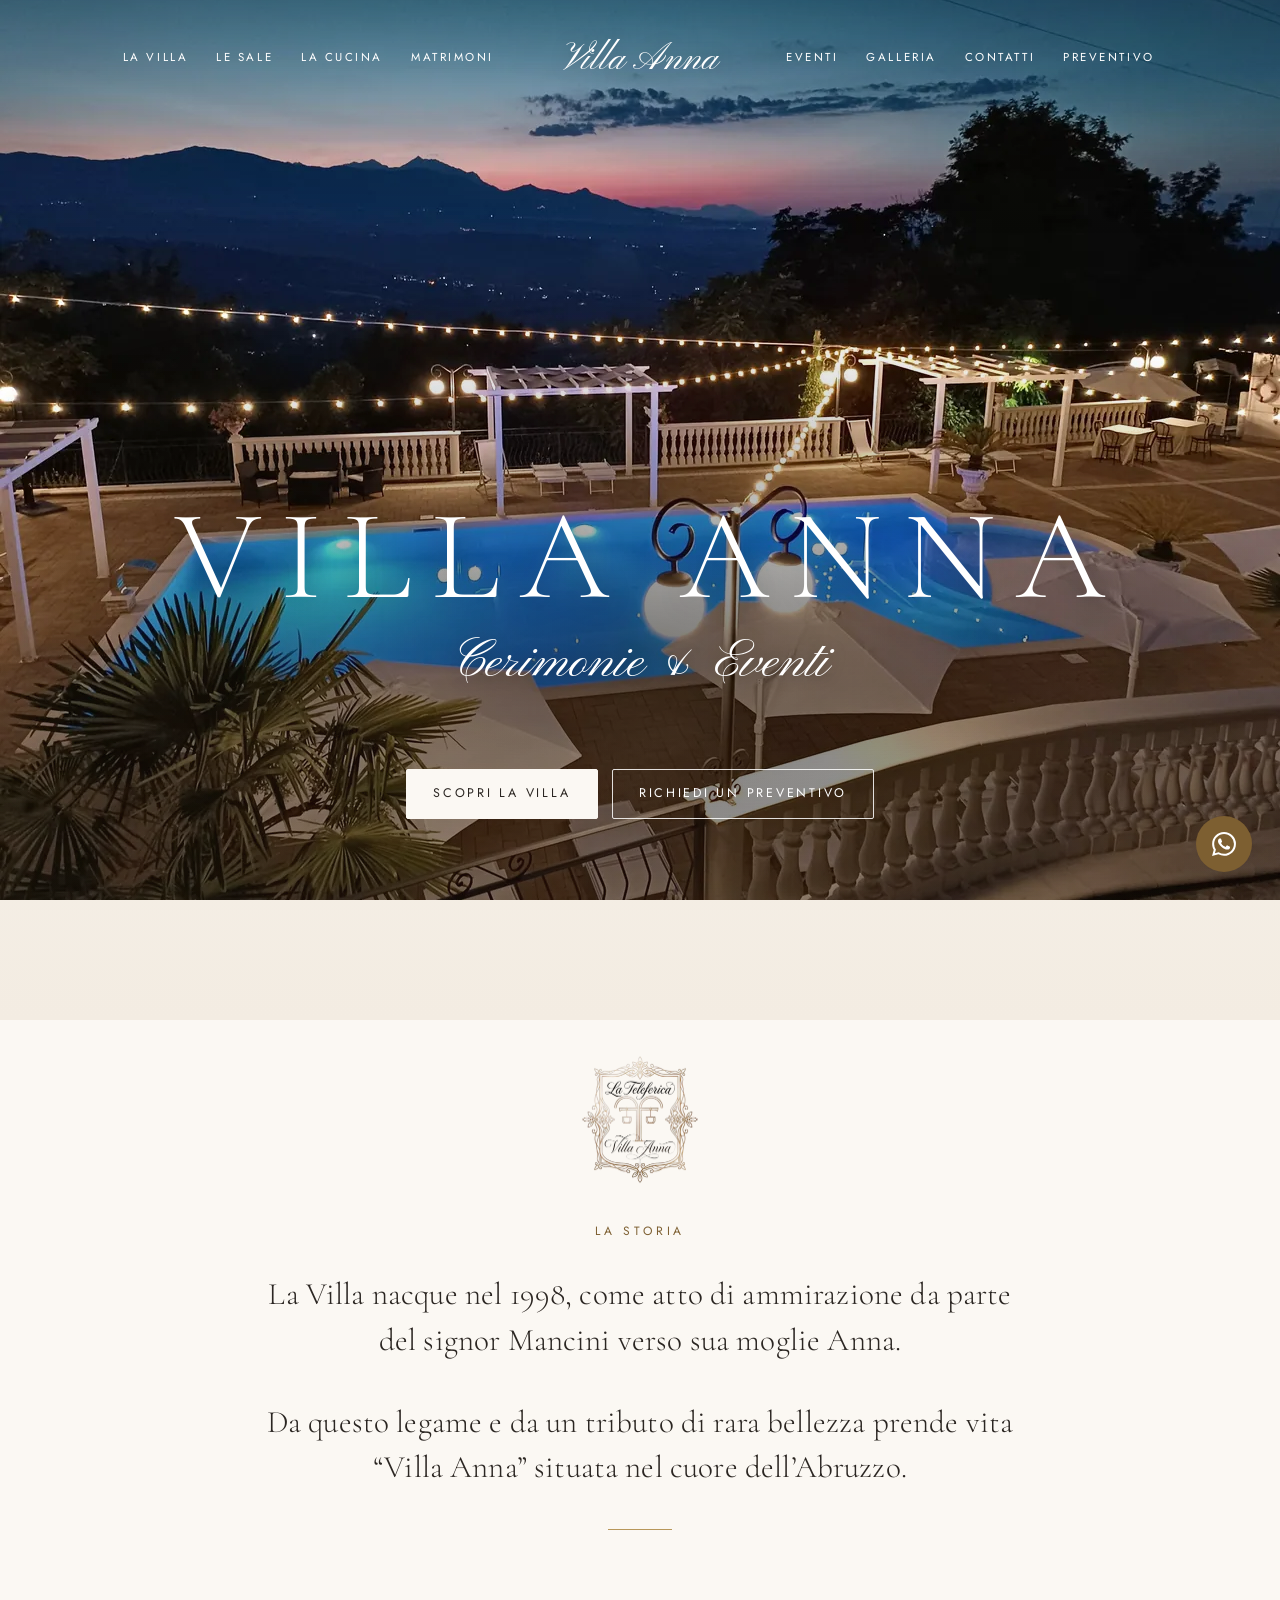
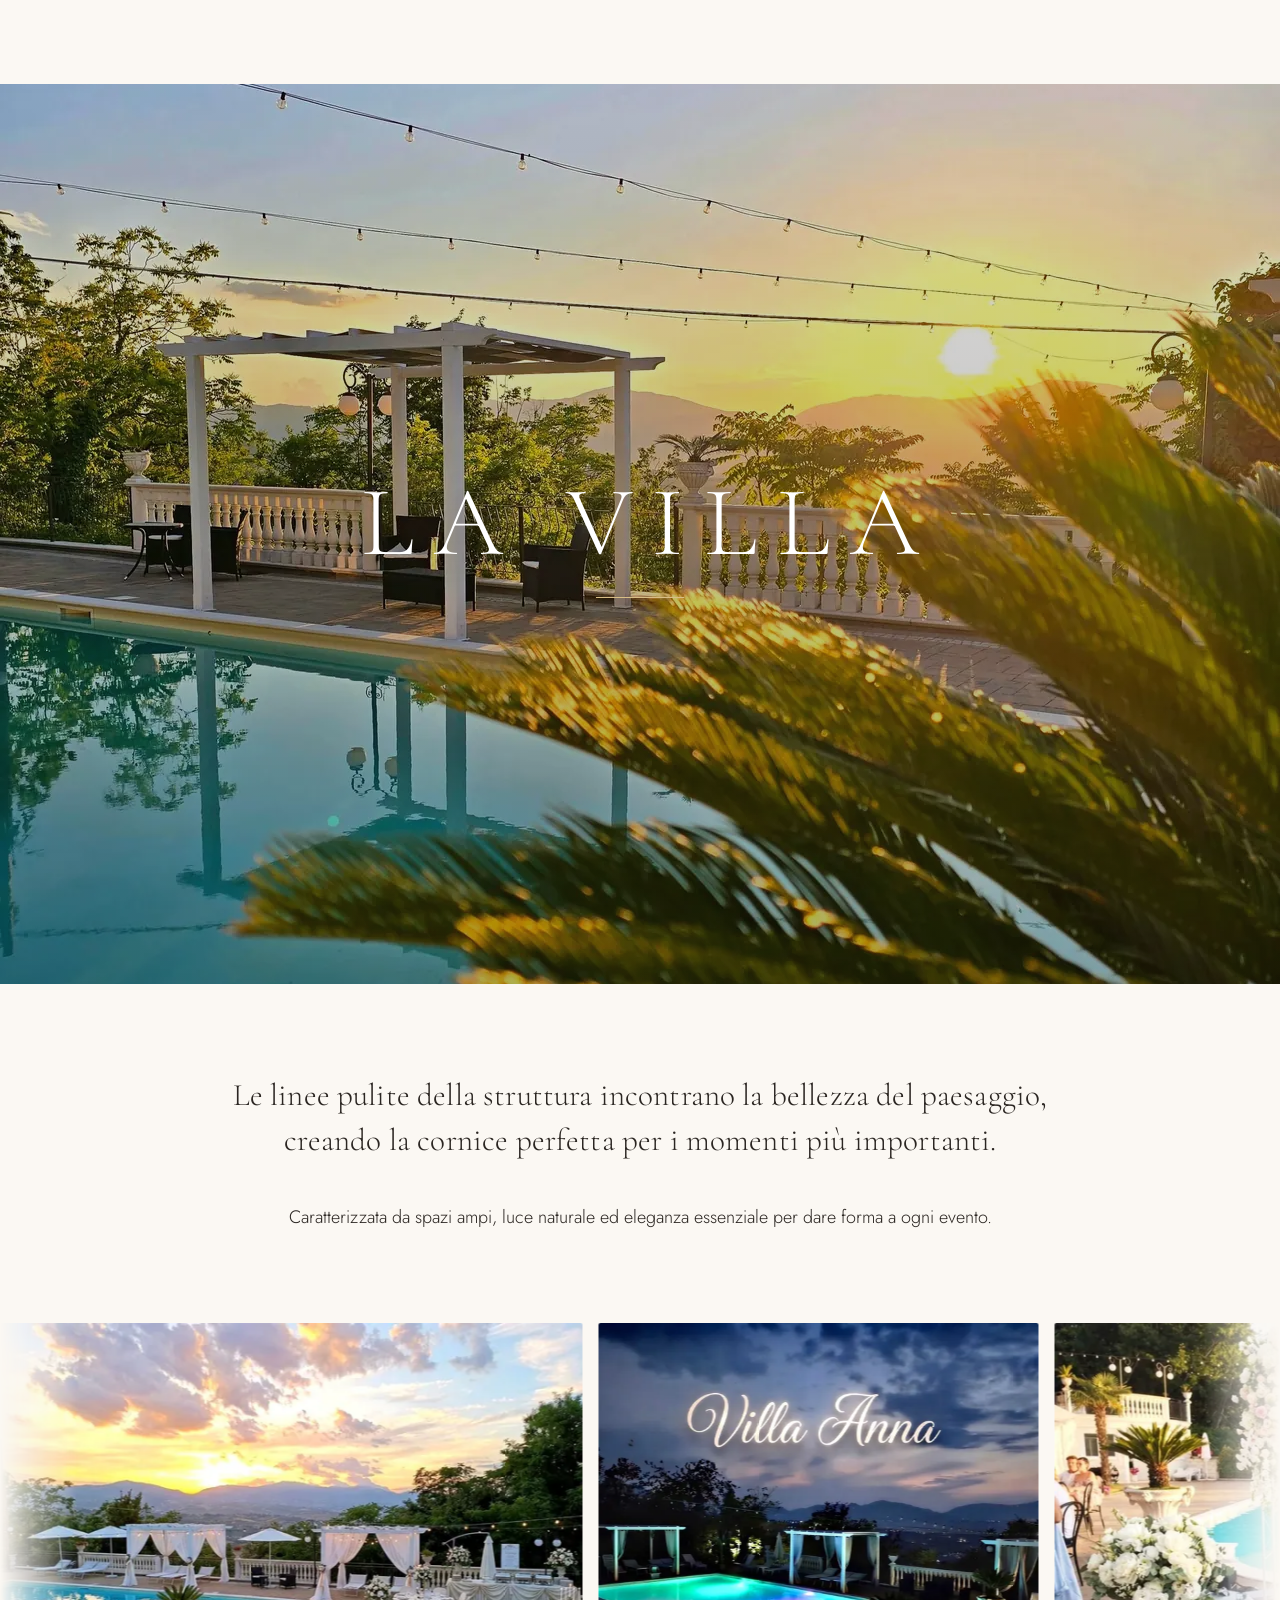
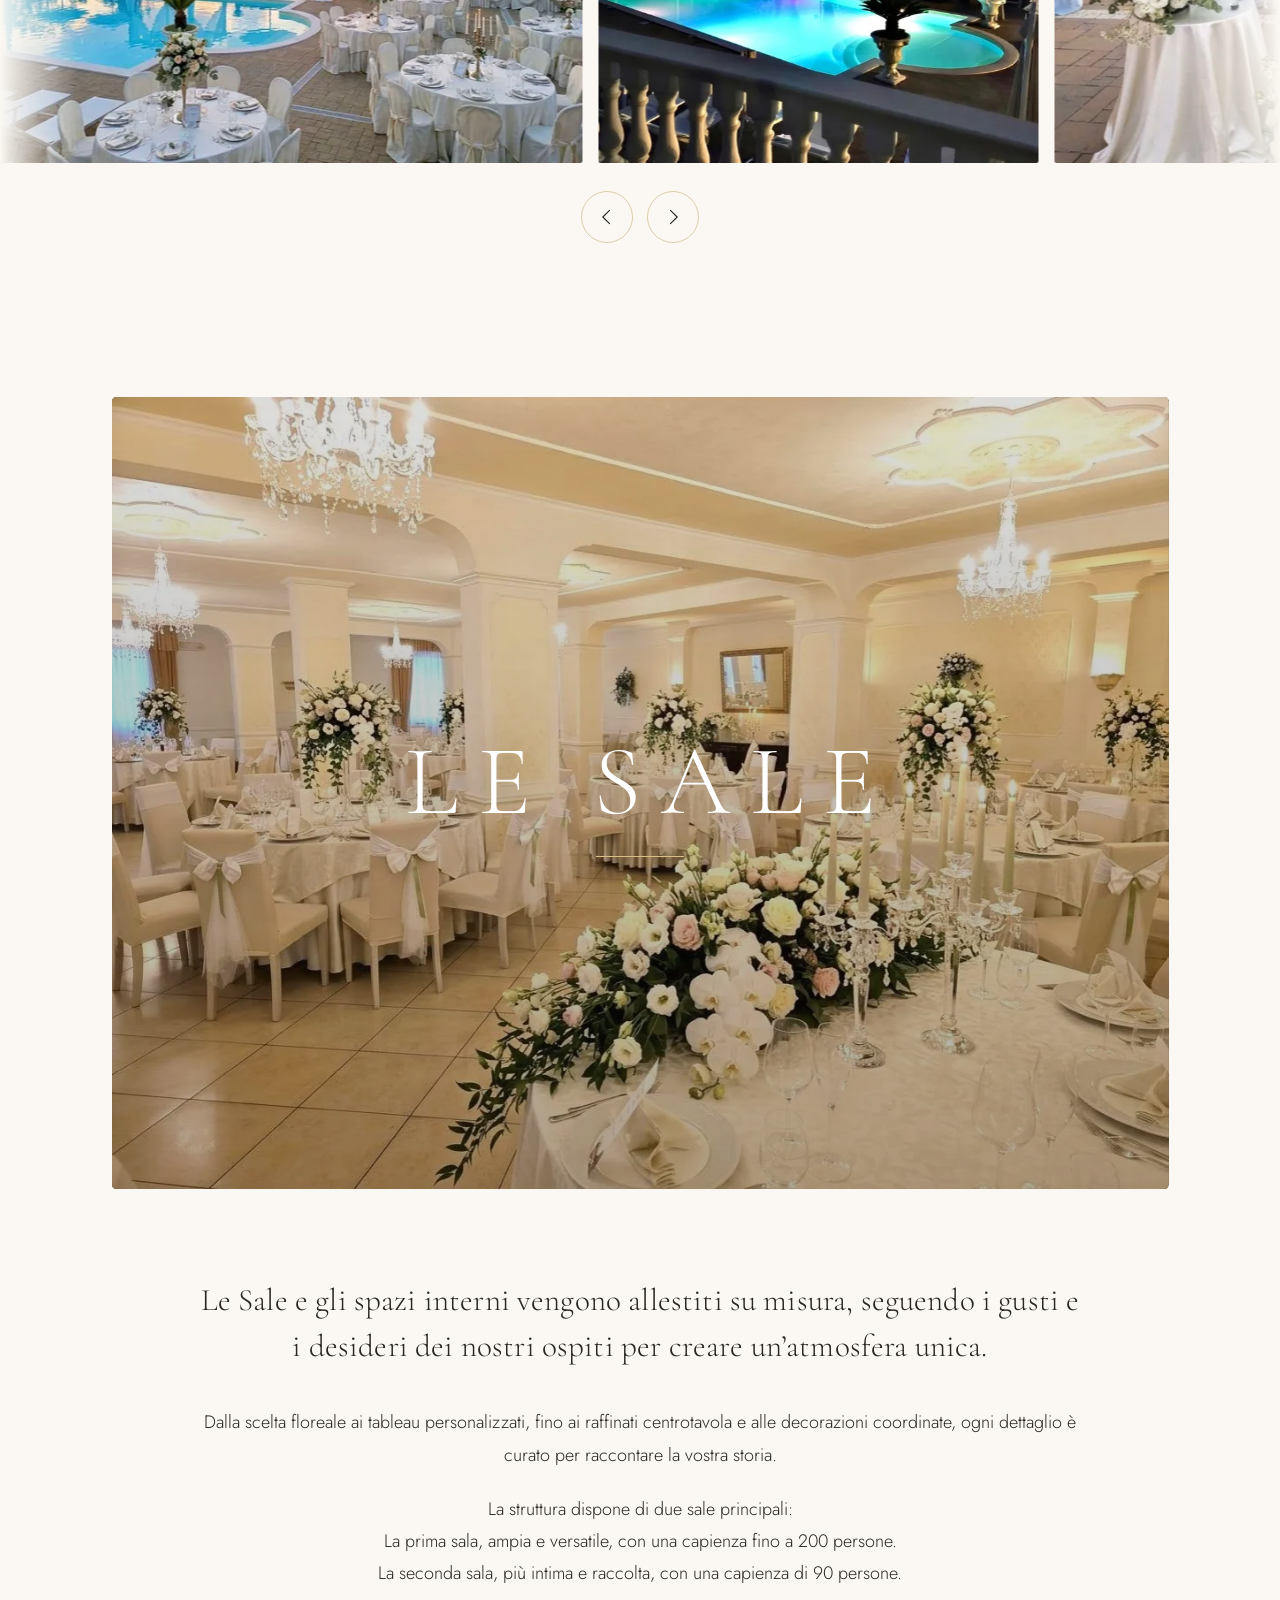
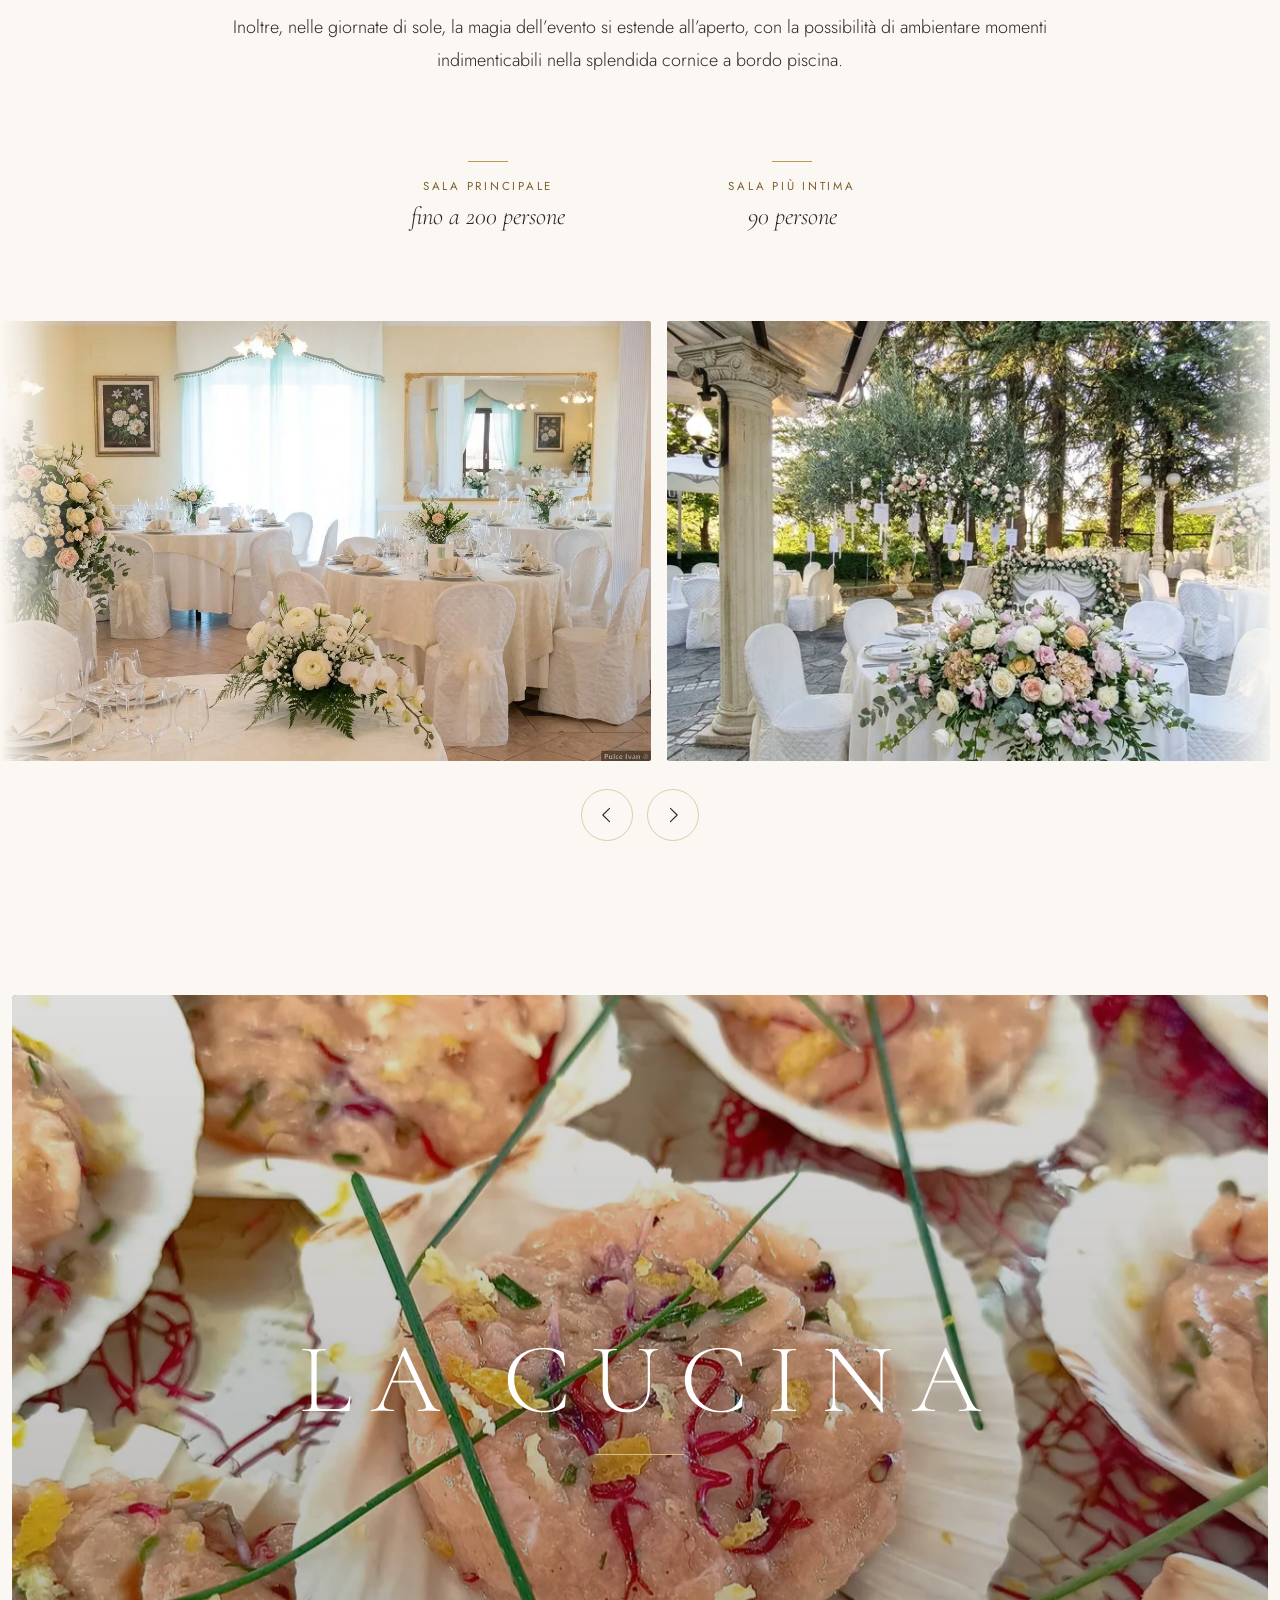
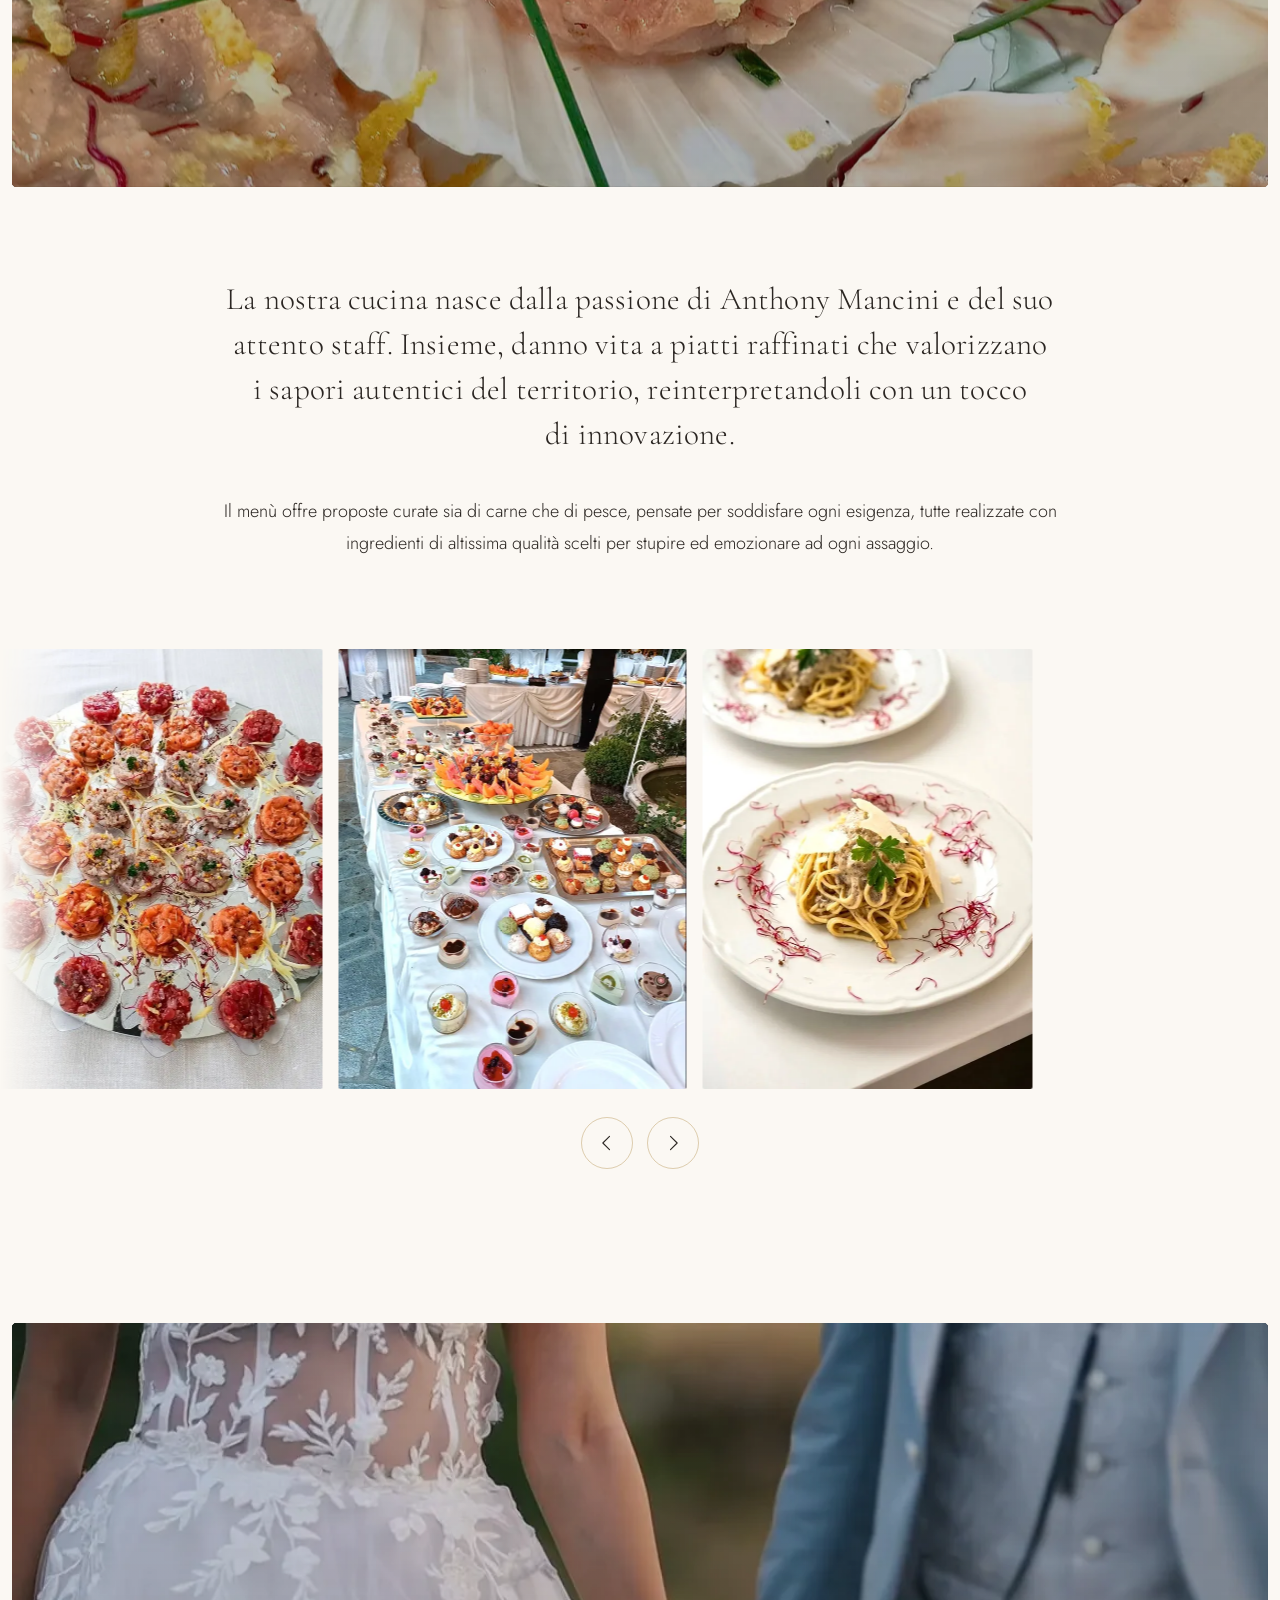
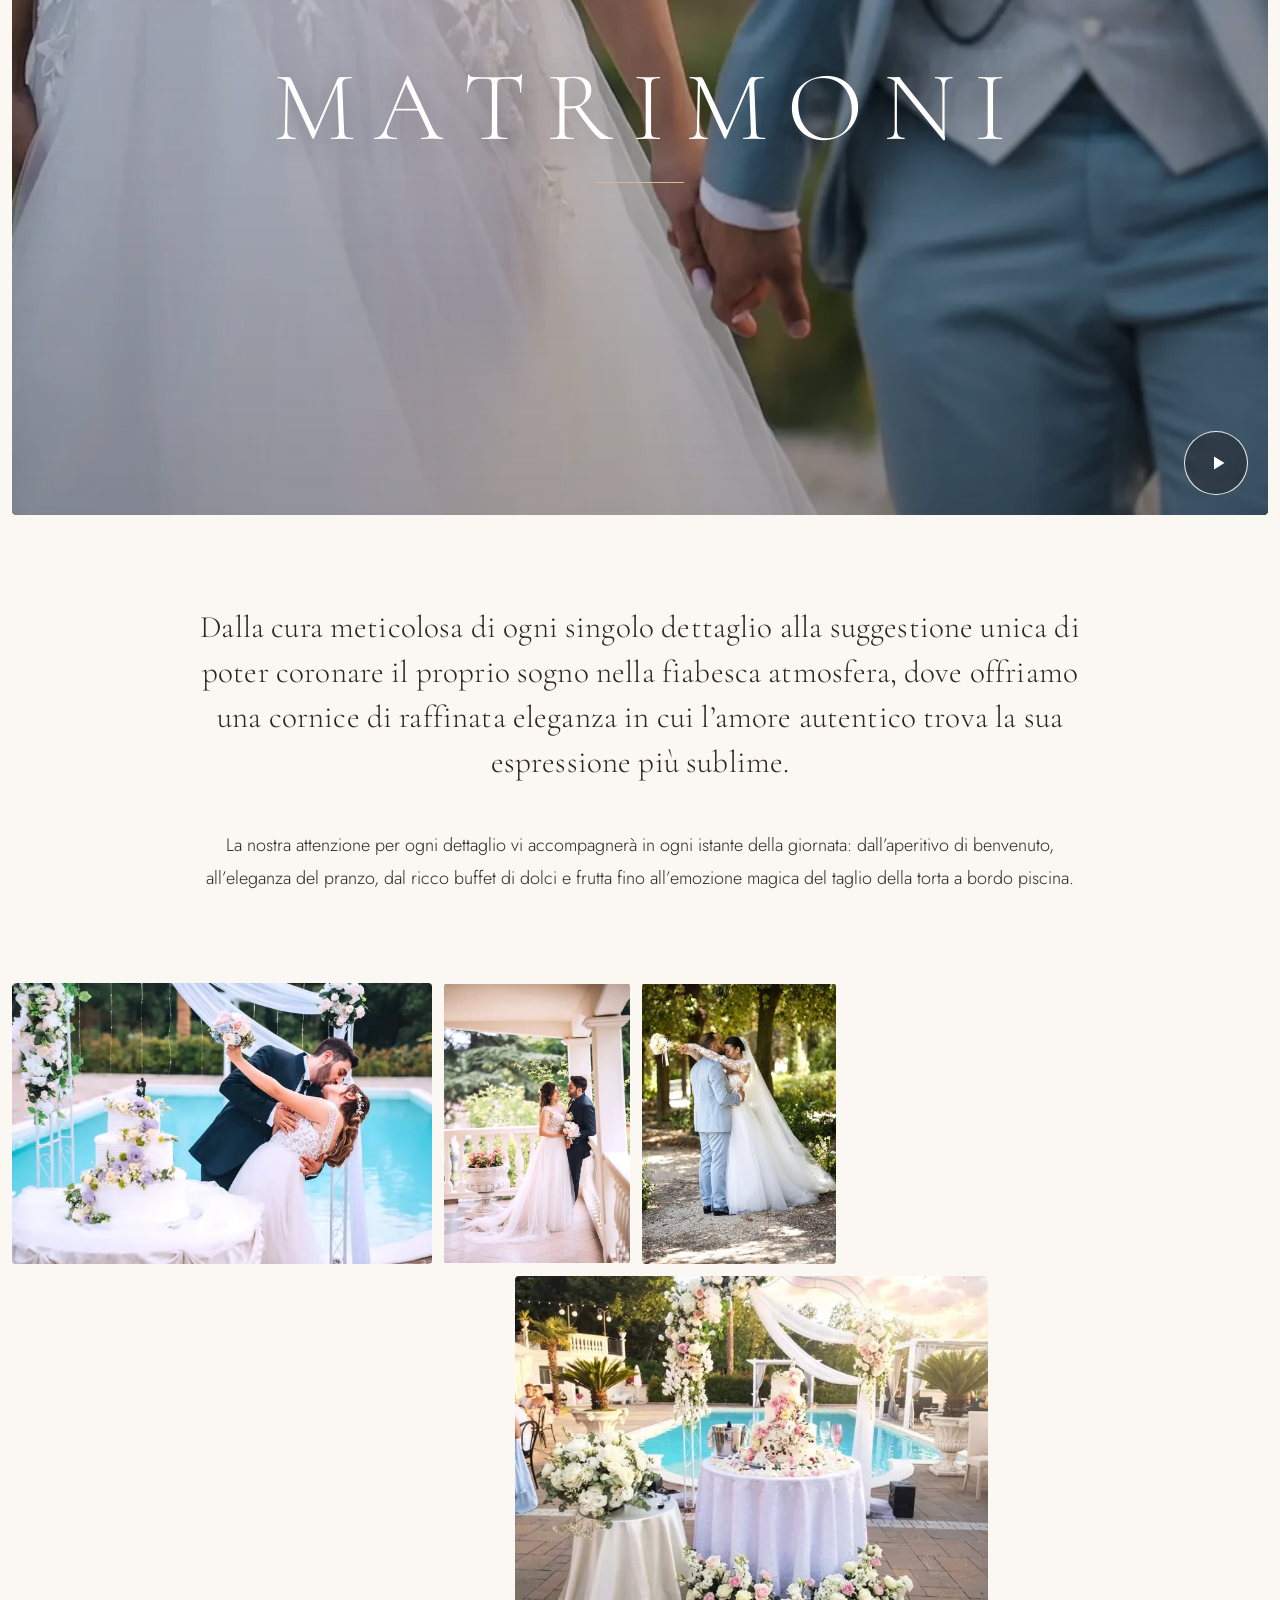
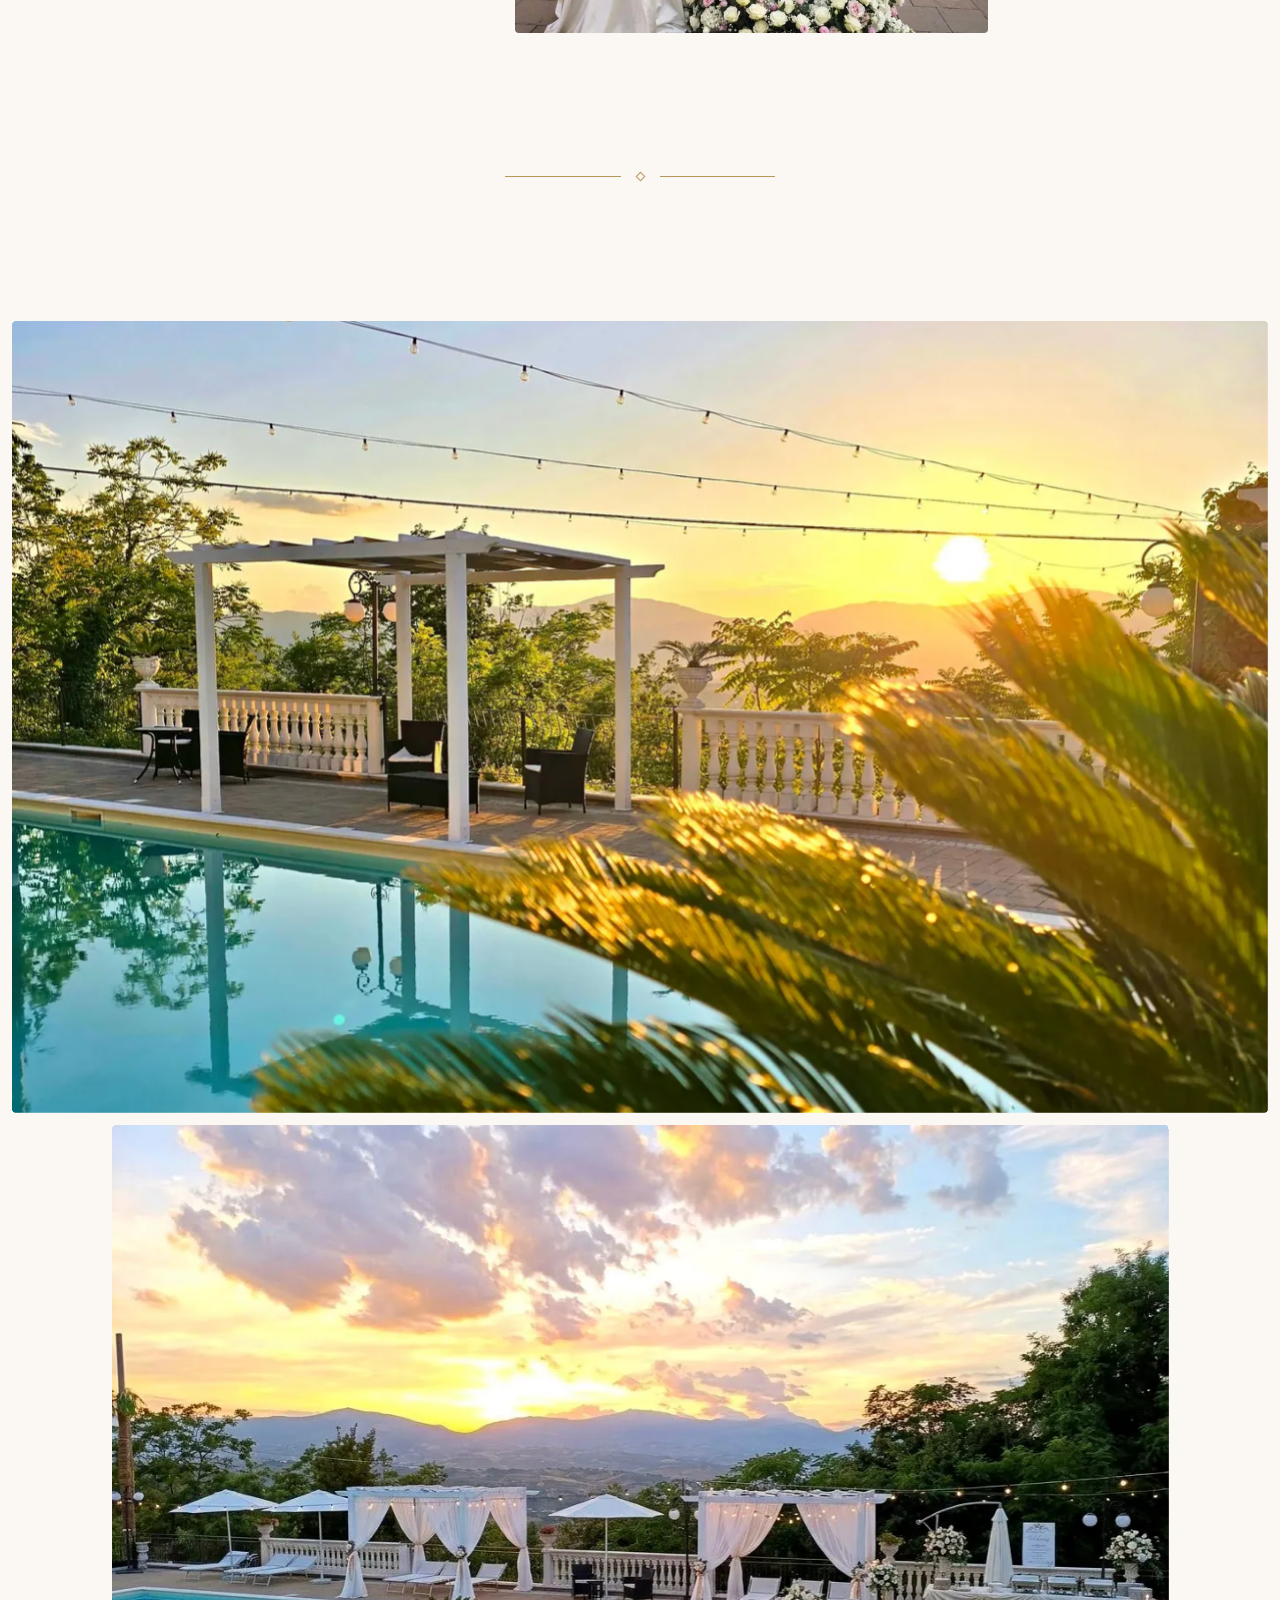
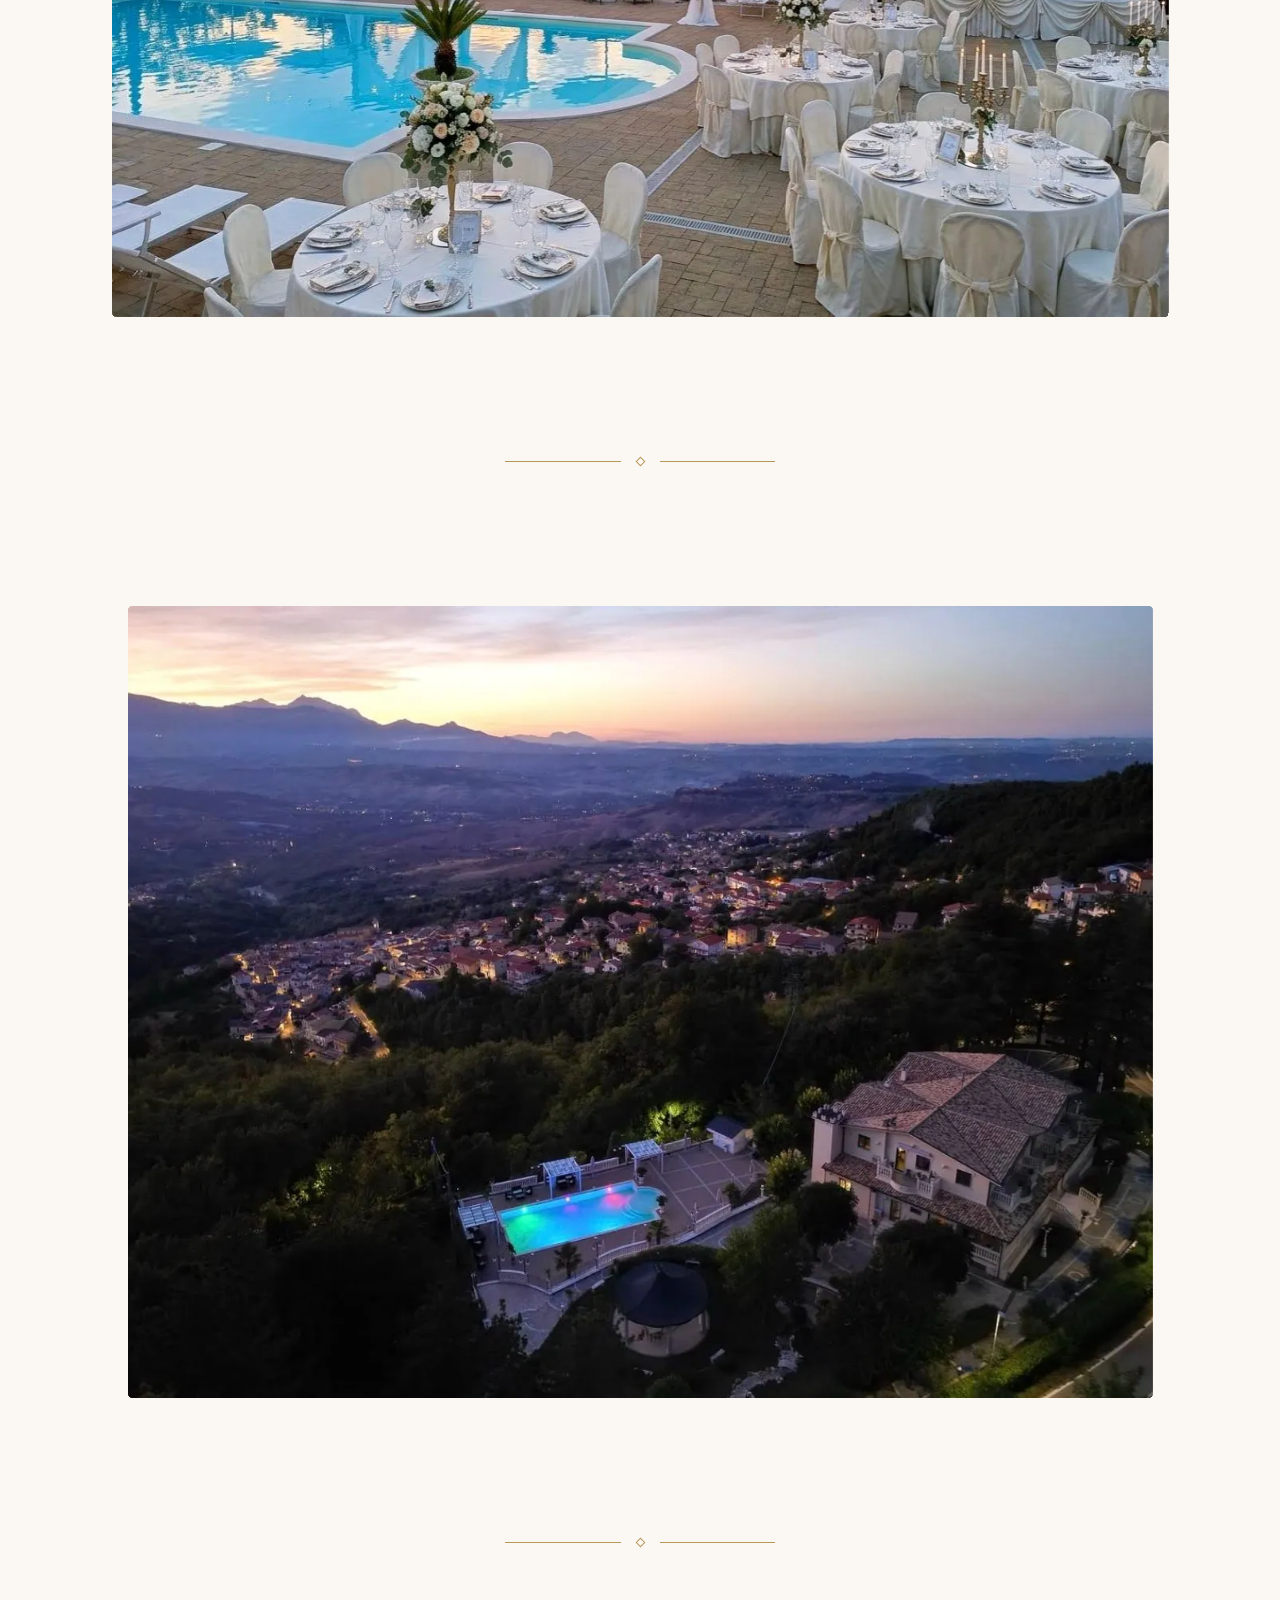
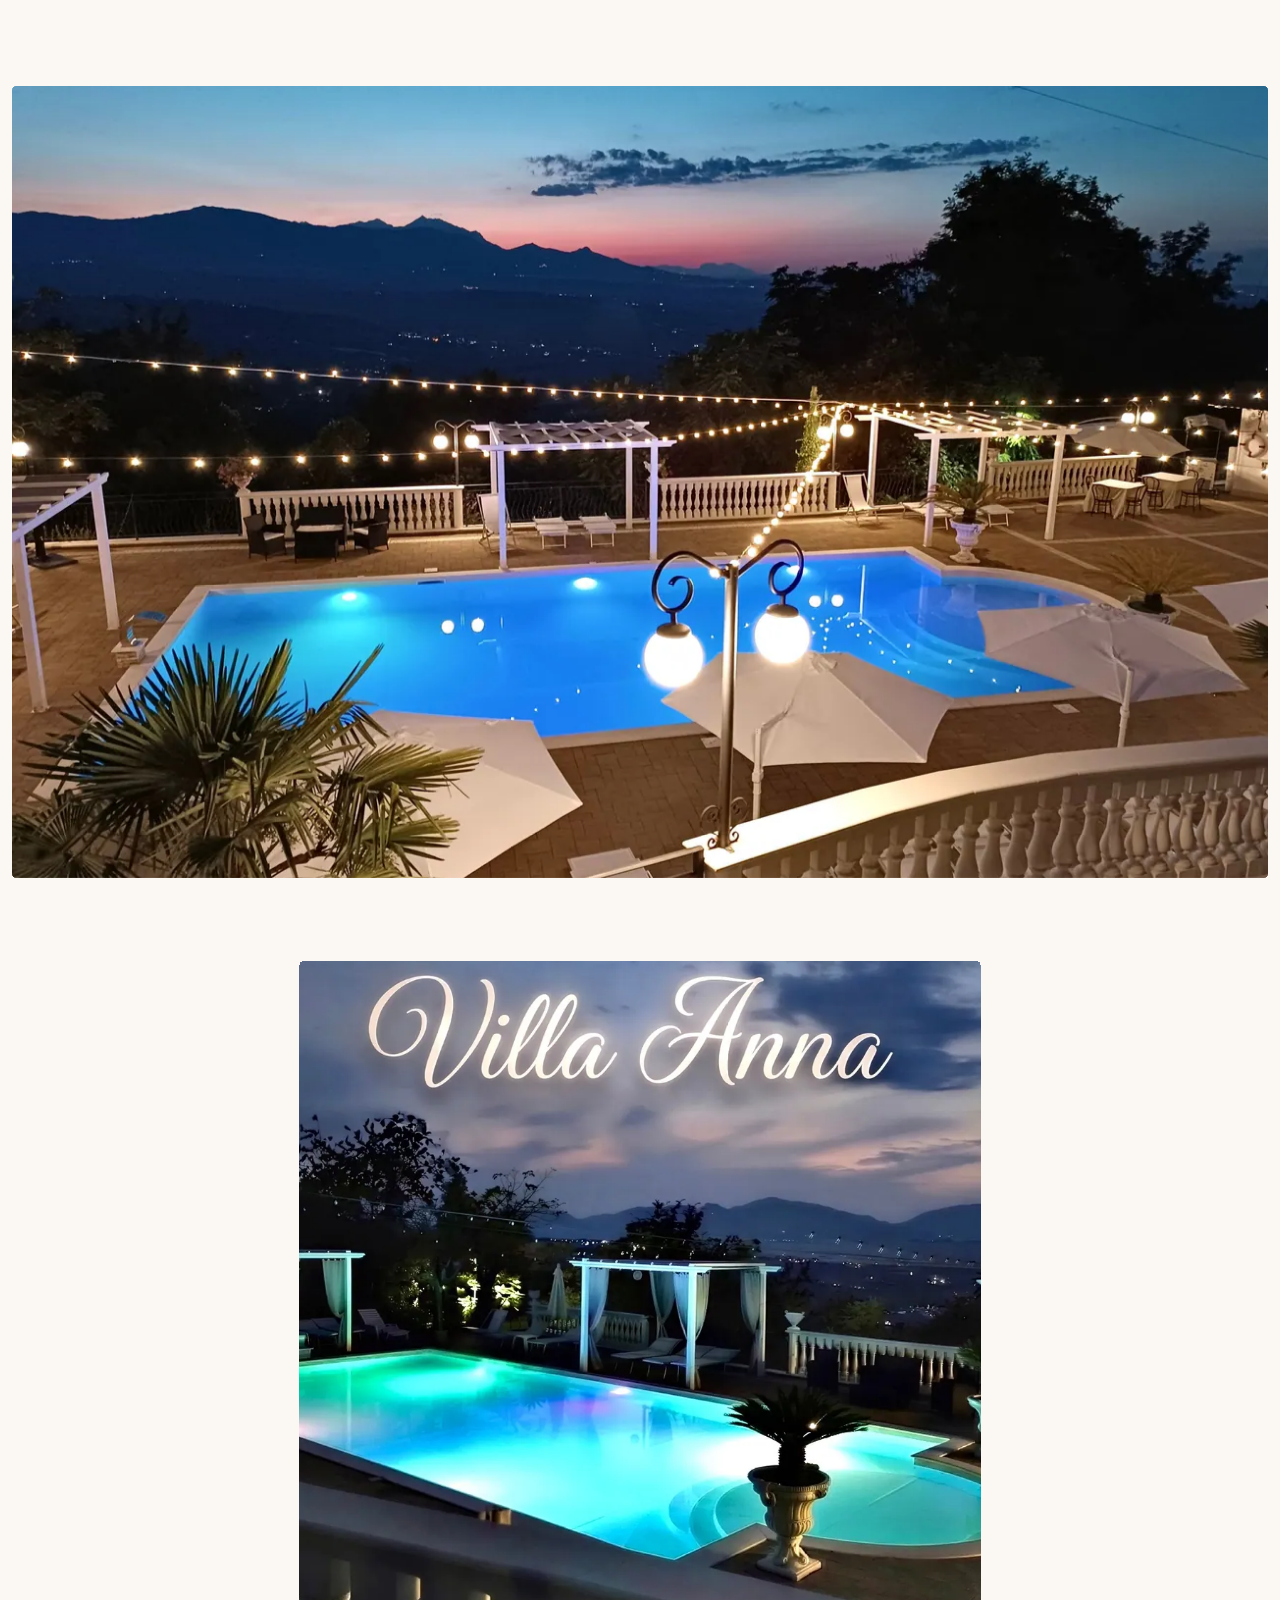
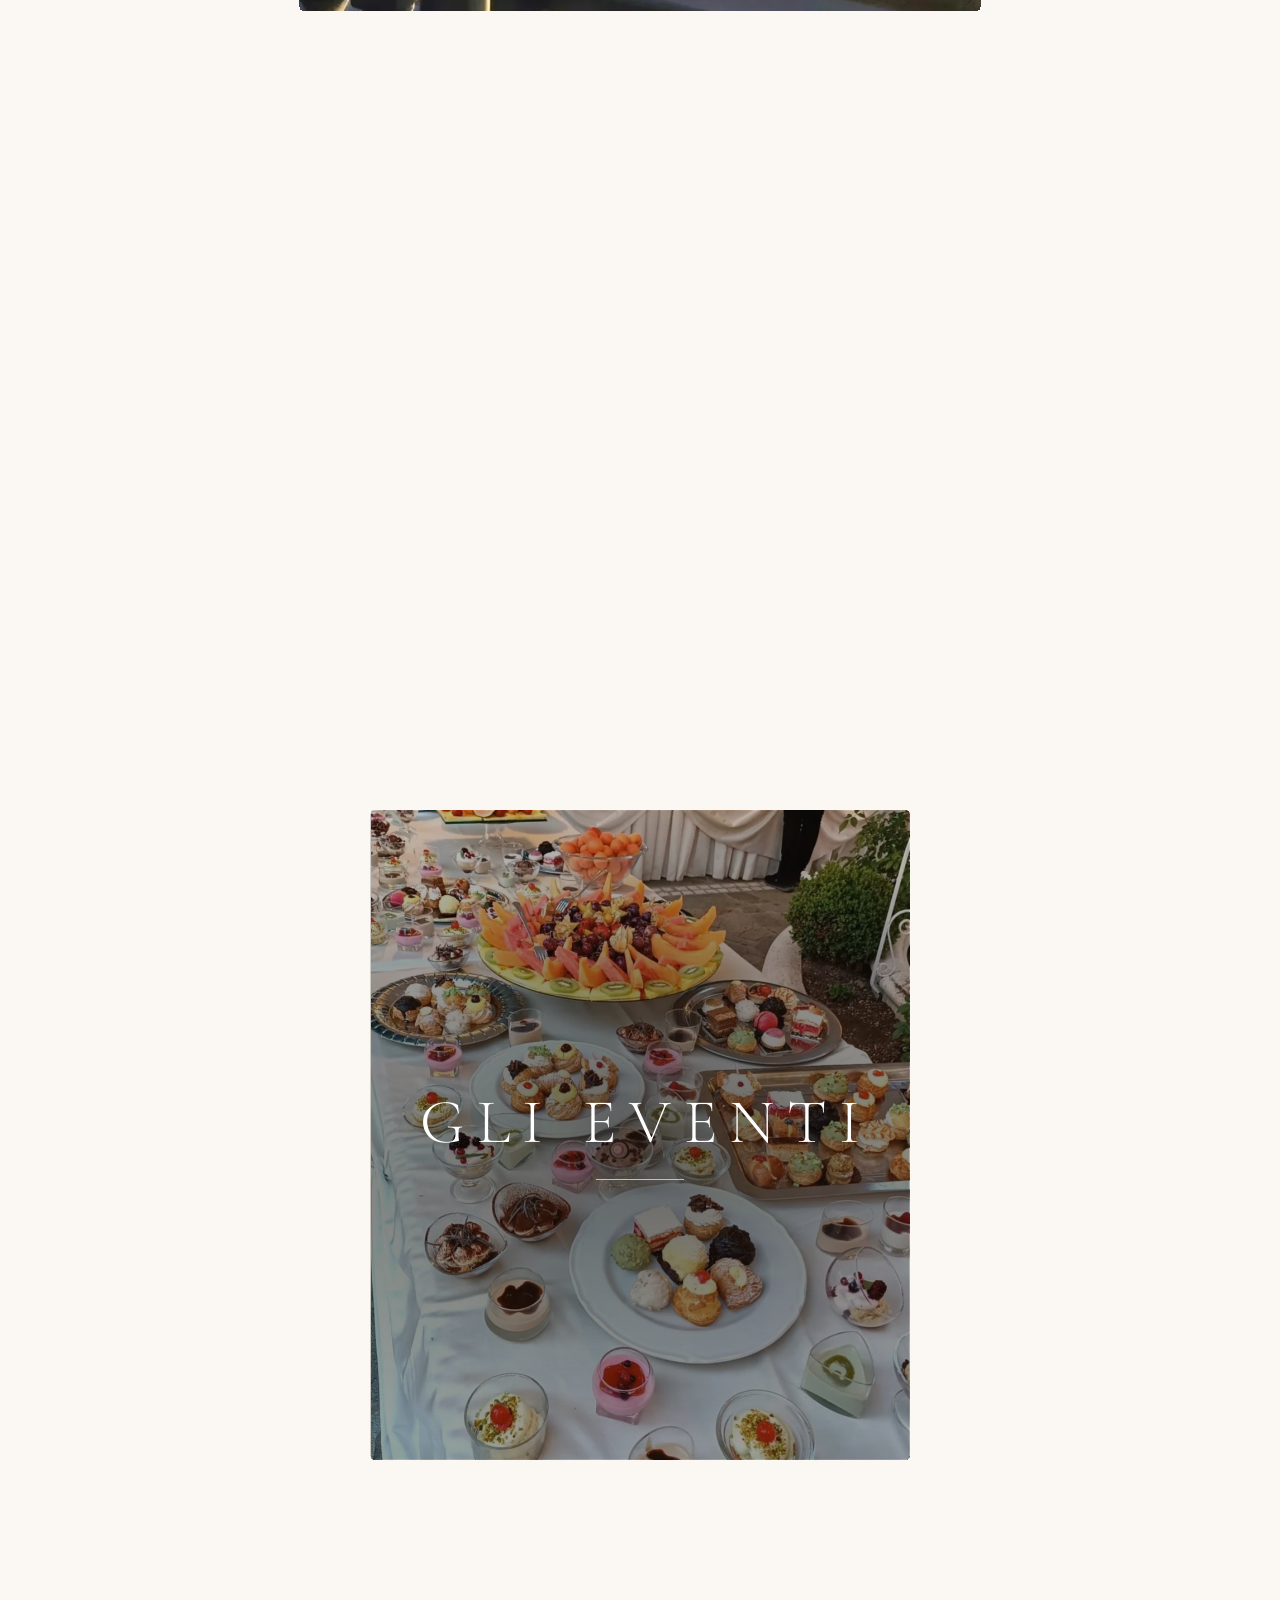
<file: index.html>
<!doctype html>
<html lang="it" data-mood="giorno">
<head>
  <meta charset="utf-8">
  <meta name="viewport" content="width=device-width, initial-scale=1, viewport-fit=cover">
  <meta name="robots" content="noindex, nofollow">
  <title>Villa Anna – Ristorante La Teleferica | Ristorante e cerimonie a Lettomanoppello (PE)</title>
  <meta name="description" content="Ristorante di cucina italiana in una villa con giardino a Lettomanoppello (PE). Matrimoni e cerimonie nel gazebo, comunioni, battesimi, compleanni e feste private.">
  <meta name="theme-color" content="#FBF8F3">
  <link rel="canonical" href="https://villaannalateleferica.it/">

  <!-- Anteprima per WhatsApp e social -->
  <meta property="og:type" content="website">
  <meta property="og:locale" content="it_IT">
  <meta property="og:site_name" content="Villa Anna – Ristorante La Teleferica">
  <meta property="og:title" content="Villa Anna – Ristorante La Teleferica">
  <meta property="og:description" content="Cucina italiana e cerimonie in una villa con giardino, fontane e gazebo a Lettomanoppello (PE).">
  <meta property="og:url" content="https://villaannalateleferica.it/">
  <meta property="og:image" content="https://carestiadavide2004-cmd.github.io/anteprima-villa-anna/img/og-logo.jpg">
  <meta property="og:image:secure_url" content="https://carestiadavide2004-cmd.github.io/anteprima-villa-anna/img/og-logo.jpg">
  <meta property="og:image:type" content="image/jpeg">
  <meta property="og:image:width" content="1200">
  <meta property="og:image:height" content="630">
  <meta property="og:image:alt" content="Villa Anna – Cerimonie &amp; Eventi">
  <meta name="twitter:card" content="summary_large_image">
  <meta name="twitter:title" content="Villa Anna – Ristorante La Teleferica">
  <meta name="twitter:description" content="Cucina italiana e cerimonie in una villa con giardino, fontane e gazebo a Lettomanoppello (PE).">
  <meta name="twitter:image" content="https://carestiadavide2004-cmd.github.io/anteprima-villa-anna/img/og-logo.jpg">
  <meta name="twitter:image:alt" content="Villa Anna – Cerimonie &amp; Eventi">

  <link rel="icon" href="favicon.ico" sizes="16x16 32x32 48x48">
  <link rel="icon" type="image/png" sizes="32x32" href="img/favicon-stemma-32.png">
  <link rel="icon" type="image/png" sizes="192x192" href="img/favicon-stemma-192.png">
  <link rel="apple-touch-icon" sizes="180x180" href="img/apple-touch-icon-stemma.png">

  <link rel="preload" href="fonts/cormorant-garamond-300-latin.woff2" as="font" type="font/woff2" crossorigin>
  <link rel="preload" href="fonts/jost-300-latin.woff2" as="font" type="font/woff2" crossorigin>
  <link rel="preload" href="fonts/pinyon-script-latin.woff2" as="font" type="font/woff2" crossorigin>
  <link rel="preload" as="image" href="img/notte-piscina-montagne-1280.webp" imagesrcset="img/notte-piscina-montagne-640.webp 640w, img/notte-piscina-montagne-1280.webp 1280w, img/notte-piscina-montagne-1920.webp 1920w, img/notte-piscina-montagne-2560.webp 2560w" imagesizes="100vw" fetchpriority="high">
  <link rel="stylesheet" href="style.css?v=47">
  <script>document.documentElement.classList.add('js');</script>

  <script type="application/ld+json">
  {
    "@context": "https://schema.org",
    "@type": "Restaurant",
    "name": "Villa Anna – Ristorante La Teleferica",
    "url": "https://villaannalateleferica.it/",
    "image": "https://villaannalateleferica.it/img/og-villa-anna.jpg",
    "telephone": "+39 085 857 9011",
    "address": {
      "@type": "PostalAddress",
      "streetAddress": "Via Provinciale per Scafa",
      "postalCode": "65020",
      "addressLocality": "Lettomanoppello",
      "addressRegion": "PE",
      "addressCountry": "IT"
    },
    "servesCuisine": "Italiana",
    "priceRange": "€€",
    "hasMap": "https://www.google.com/maps/search/?api=1&query=Ristorante+La+Teleferica+Villa+Anna+Lettomanoppello"
  }
  </script>
</head>
<body>
  <a class="skip" href="#contenuto">Vai al contenuto</a>

  <!-- Icone (disegnate a mano, nessuna libreria) -->
  <svg class="sr-defs" width="0" height="0" aria-hidden="true" focusable="false">
    <symbol id="i-wa" viewBox="0 0 24 24"><path fill="currentColor" d="M17.472 14.382c-.297-.149-1.758-.867-2.03-.967-.273-.099-.471-.148-.67.15-.197.297-.767.966-.94 1.164-.173.199-.347.223-.644.075-.297-.15-1.255-.463-2.39-1.475-.883-.788-1.48-1.761-1.653-2.059-.173-.297-.018-.458.13-.606.134-.133.298-.347.446-.52.149-.174.198-.298.298-.497.099-.198.05-.371-.025-.52-.075-.149-.669-1.612-.916-2.207-.242-.579-.487-.5-.669-.51-.173-.008-.371-.01-.57-.01-.198 0-.52.074-.792.372-.272.297-1.04 1.016-1.04 2.479 0 1.462 1.065 2.875 1.213 3.074.149.198 2.096 3.2 5.077 4.487.709.306 1.262.489 1.694.625.712.227 1.36.195 1.871.118.571-.085 1.758-.719 2.006-1.413.248-.694.248-1.289.173-1.413-.074-.124-.272-.198-.57-.347m-5.421 7.403h-.004a9.87 9.87 0 0 1-5.031-1.378l-.361-.214-3.741.982.998-3.648-.235-.374a9.86 9.86 0 0 1-1.51-5.26c.001-5.45 4.436-9.884 9.888-9.884 2.64 0 5.122 1.03 6.988 2.898a9.825 9.825 0 0 1 2.893 6.994c-.003 5.45-4.437 9.884-9.885 9.884m8.413-18.297A11.815 11.815 0 0 0 12.05 0C5.495 0 .16 5.335.157 11.892c0 2.096.547 4.142 1.588 5.945L.057 24l6.305-1.654a11.882 11.882 0 0 0 5.683 1.448h.005c6.554 0 11.89-5.335 11.893-11.893a11.821 11.821 0 0 0-3.48-8.413z"/></symbol>
    <symbol id="i-tel" viewBox="0 0 24 24"><path fill="none" stroke="currentColor" stroke-width="1.4" stroke-linejoin="round" d="M6.6 3.5h2.6l1.4 4.2-2 1.4a12 12 0 0 0 6.3 6.3l1.4-2 4.2 1.4v2.6a2 2 0 0 1-2.2 2A16.5 16.5 0 0 1 4.6 5.7a2 2 0 0 1 2-2.2z"/></symbol>
    <symbol id="i-fb" viewBox="0 0 24 24"><path fill="currentColor" d="M13.5 21v-7.5h2.6l.4-3h-3V8.6c0-.9.3-1.5 1.6-1.5h1.6V4.4c-.3 0-1.2-.1-2.3-.1-2.3 0-3.9 1.4-3.9 4v2.2H7.9v3h2.6V21z"/></symbol>
    <symbol id="i-x" viewBox="0 0 24 24"><path fill="none" stroke="currentColor" stroke-width="1.3" stroke-linecap="round" d="M5 5l14 14M19 5L5 19"/></symbol>
    <symbol id="i-sx" viewBox="0 0 24 24"><path fill="none" stroke="currentColor" stroke-width="1.3" stroke-linecap="round" stroke-linejoin="round" d="M15 4l-8 8 8 8"/></symbol>
    <symbol id="i-dx" viewBox="0 0 24 24"><path fill="none" stroke="currentColor" stroke-width="1.3" stroke-linecap="round" stroke-linejoin="round" d="M9 4l8 8-8 8"/></symbol>
    <symbol id="i-play" viewBox="0 0 24 24"><path fill="currentColor" d="M8 5.5v13l10.5-6.5z"/></symbol>
    <!-- Eventi: tratto sottile oro -->
    <symbol id="i-laurea" viewBox="0 0 64 64"><g fill="none" stroke="currentColor" stroke-width="1.2" stroke-linejoin="round" stroke-linecap="round"><path d="M6 24 32 13l26 11-26 11z"/><path d="M17 29v12c4 4 9 6 15 6s11-2 15-6V29"/><path d="M58 24v15"/><path d="M58 39l-2.5 7h5z"/></g></symbol>
    <symbol id="i-diciotto" viewBox="0 0 64 64"><g fill="none" stroke="currentColor" stroke-width="1.2" stroke-linejoin="round" stroke-linecap="round"><path d="M12 52V36h40v16"/><path d="M8 52h48"/><path d="M12 42c3.5 3 6.5 3 10 0s6.5-3 10 0 6.5 3 10 0 6.5-3 10 0"/><path d="M26 36V25M38 36V25"/><path d="M26 21c-1.6-1.8-1.6-3.6 0-6 1.6 2.4 1.6 4.2 0 6zM38 21c-1.6-1.8-1.6-3.6 0-6 1.6 2.4 1.6 4.2 0 6z"/></g></symbol>
    <symbol id="i-comunione" viewBox="0 0 64 64"><g fill="none" stroke="currentColor" stroke-width="1.2" stroke-linejoin="round" stroke-linecap="round"><path d="M20 26h24c0 9-5 15-12 15s-12-6-12-15z"/><path d="M32 41v11M24 54h16"/><circle cx="32" cy="15" r="7"/><path d="M32 11v8M28 15h8"/></g></symbol>
    <symbol id="i-privato" viewBox="0 0 64 64"><g fill="none" stroke="currentColor" stroke-width="1.2" stroke-linejoin="round" stroke-linecap="round"><path d="M17 16l11 3-2.6 12.4a6 6 0 0 1-11.6-2.4z"/><path d="M19.6 33.5 16 47M11 45.5l10 2.7"/><path d="M47 16l-11 3 2.6 12.4a6 6 0 0 0 11.6-2.4z"/><path d="M44.4 33.5 48 47M53 45.5l-10 2.7"/><path d="M32 6v5M25 8l2 3.4M39 8l-2 3.4"/></g></symbol>
    <symbol id="i-anelli" viewBox="0 0 64 64"><g fill="none" stroke="currentColor" stroke-width="1.2" stroke-linejoin="round" stroke-linecap="round"><circle cx="25" cy="38" r="12"/><circle cx="39" cy="38" r="12"/><path d="M21 19l4-5 4 5-4 4z"/><path d="M25 23v3"/></g></symbol>
    <symbol id="i-battesimo" viewBox="0 0 64 64"><g fill="none" stroke="currentColor" stroke-width="1.2" stroke-linejoin="round" stroke-linecap="round"><path d="M32 9c8.5 11 13 18.5 13 25.5a13 13 0 0 1-26 0C19 27.5 23.5 20 32 9z"/><path d="M25.5 36c.8 3.6 3.4 6 6.5 6.6"/><path d="M14 54h36"/></g></symbol>
    <symbol id="i-cresima" viewBox="0 0 64 64"><g fill="none" stroke="currentColor" stroke-width="1.2" stroke-linejoin="round" stroke-linecap="round"><path d="M12 36c7 1 12-2 16-7s7-8 12-8c3.6 0 6 2.2 6.8 4.6L54 25l-6.4 4.6C47 40 39 47 28 47H16l6-5c-5-.6-8.6-2.8-10-6z"/><path d="M30 28c3 4.6 3 9.6 0 14"/><circle cx="43" cy="25.6" r=".6"/></g></symbol>
    <symbol id="i-compleanno" viewBox="0 0 64 64"><g fill="none" stroke="currentColor" stroke-width="1.2" stroke-linejoin="round" stroke-linecap="round"><path d="M14 30h36v22H14z"/><path d="M11 23h42v7H11z"/><path d="M32 23v29"/><path d="M32 23c-3-6-11-8-11-3 0 3 6 3 11 3zM32 23c3-6 11-8 11-3 0 3-6 3-11 3z"/></g></symbol>
    <symbol id="i-anniversario" viewBox="0 0 64 64"><g fill="none" stroke="currentColor" stroke-width="1.2" stroke-linejoin="round" stroke-linecap="round"><path d="M32 51S12 39 12 25.5a10 10 0 0 1 20-3.5 10 10 0 0 1 20 3.5C52 39 32 51 32 51z"/><path d="M32 30v8M28 34h8"/></g></symbol>
    <symbol id="i-azienda" viewBox="0 0 64 64"><g fill="none" stroke="currentColor" stroke-width="1.2" stroke-linejoin="round" stroke-linecap="round"><path d="M14 44a18 18 0 0 1 36 0"/><path d="M9 44h46"/><path d="M12 50h40"/><path d="M32 26v-4M29 21h6"/></g></symbol>
  </svg>

  <!-- Cielo: tre strati fissi dietro al contenuto, cambia solo l'opacità -->
  <div class="cielo" aria-hidden="true">
    <div class="cielo__strato cielo__strato--giorno"></div>
    <div class="cielo__strato cielo__strato--tramonto"></div>
    <div class="cielo__strato cielo__strato--notte"></div>
  </div>

  <header class="header" id="header">
    <button class="header__burger" type="button" aria-expanded="false" aria-controls="menu" aria-label="Apri il menu">
      <span></span><span></span>
    </button>
    <nav class="header__nav header__nav--sx" aria-label="Menu principale, prima parte">
      <a href="#villa">La Villa</a>
      <a href="#sale">Le Sale</a>
      <a href="#cucina">La Cucina</a>
      <a href="#matrimoni">Matrimoni</a>
    </nav>
    <a class="logo" href="#top" aria-label="Villa Anna – La Teleferica, torna all'inizio">
      <span class="logo__script" aria-hidden="true">Villa Anna</span>
      <img class="logo__stemma" src="img/stemma-240.webp" srcset="img/stemma-240.webp 240w, img/stemma-480.webp 480w" sizes="64px" width="240" height="263" alt="" decoding="async">
    </a>
    <nav class="header__nav header__nav--dx" aria-label="Menu principale, seconda parte">
      <a href="#eventi">Eventi</a>
      <a href="#galleria">Galleria</a>
      <a href="#contatti">Contatti</a>
      <a href="#preventivo">Preventivo</a>
    </nav>
    <a class="header__tel" href="tel:+390858579011" aria-label="Chiama lo 085 857 9011"><svg aria-hidden="true"><use href="#i-tel"/></svg></a>
  </header>

  <!-- Menu del telefono, a tutto schermo -->
  <div class="menu" id="menu" role="dialog" aria-modal="true" aria-label="Menu" hidden>
    <button class="chiudi menu__chiudi" type="button" aria-label="Chiudi il menu"><svg aria-hidden="true"><use href="#i-x"/></svg></button>
    <span class="menu__logo" aria-hidden="true">Villa Anna</span>
    <nav aria-label="Menu principale">
      <ul class="menu__lista">
        <li><a href="#villa">La Villa</a></li>
        <li><a href="#sale">Le Sale</a></li>
        <li><a href="#cucina">La Cucina</a></li>
        <li><a href="#matrimoni">Matrimoni</a></li>
        <li><a href="#eventi">Eventi</a></li>
        <li><a href="#galleria">Galleria</a></li>
        <li><a href="#contatti">Contatti</a></li>
        <li><a href="#preventivo">Preventivo</a></li>
      </ul>
    </nav>
    <div class="menu__piede">
      <a href="tel:+390858579011">085 857 9011</a>
      <a href="https://wa.me/393494078359?text=Buongiorno%2C%20vi%20scrivo%20dal%20sito%20villaannalateleferica.it%20per%20avere%20informazioni." target="_blank" rel="noopener" aria-label="WhatsApp 349 407 8359 (si apre in una nuova scheda)">WhatsApp 349 407 8359</a>
      <p>Via Provinciale per Scafa, Lettomanoppello (PE)</p>
    </div>
  </div>

  <main id="contenuto">

    <!-- 1. HERO -->
    <section class="hero" id="top" data-mood="giorno" aria-labelledby="hero-title">
      <div class="hero__foto" data-hero>
        <img class="is-attiva" src="img/notte-piscina-montagne-1280.webp" srcset="img/notte-piscina-montagne-640.webp 640w, img/notte-piscina-montagne-1280.webp 1280w, img/notte-piscina-montagne-1920.webp 1920w, img/notte-piscina-montagne-2560.webp 2560w" sizes="100vw" width="2560" height="1920" alt="La piscina illuminata di notte, con le luci sospese, i gazebo e le montagne all'orizzonte" fetchpriority="high" decoding="async" data-w="4433" data-h="3325" style="--pos-m: 58% 60%; --pos-d: 50% 62%">
        <img data-src="img/sposi-piscina-torta-640.webp" data-srcset="img/sposi-piscina-torta-640.webp 640w, img/sposi-piscina-torta-1280.webp 1280w" sizes="100vw" width="1280" height="853" alt="Gli sposi si baciano a bordo piscina, accanto alla torta nuziale decorata con fiori" loading="lazy" decoding="async" data-w="1280" data-h="853" style="--pos-m: 82% 30%; --pos-d: 62% 32%">
        <img data-src="img/giardino-colonne-tavoli-640.webp" data-srcset="img/giardino-colonne-tavoli-640.webp 640w, img/giardino-colonne-tavoli-1205.webp 1205w" sizes="100vw" width="1205" height="880" alt="Tavoli rotondi apparecchiati in bianco all'aperto, tra colonne e composizioni di fiori" loading="lazy" decoding="async" data-w="1205" data-h="880" style="--pos-m: 62% 55%; --pos-d: 50% 60%">
        <img data-src="img/sposi-fontana-statua-640.webp" data-srcset="img/sposi-fontana-statua-640.webp 640w, img/sposi-fontana-statua-1280.webp 1280w" sizes="100vw" width="1280" height="853" alt="Due sposi si baciano sulla scalinata in pietra del giardino, accanto alla fontana con la statua" loading="lazy" decoding="async" data-w="1280" data-h="853" style="--pos-m: 22% 30%; --pos-d: 50% 20%">
        <img data-src="img/sposi-viale-alberi-640.webp" data-srcset="img/sposi-viale-alberi-640.webp 640w, img/sposi-viale-alberi-864.webp 864w" sizes="100vw" width="864" height="1247" alt="Gli sposi abbracciati nel viale alberato del giardino" loading="lazy" decoding="async" data-w="864" data-h="1247" style="--pos-m: 62% 30%; --pos-d: 40% 26%" data-sempre>
        <img data-src="img/sposi-balaustra-brindisi-640.webp" data-srcset="img/sposi-balaustra-brindisi-640.webp 640w, img/sposi-balaustra-brindisi-1082.webp 1082w" sizes="100vw" width="1082" height="1600" alt="Lo sposo alza il calice dalla balaustra bianca della villa, tra i lampioni e gli alberi" loading="lazy" decoding="async" data-w="1082" data-h="1600" style="--pos-m: 62% 38%; --pos-d: 50% 30%">
      </div>
      <div class="hero__velo" aria-hidden="true"></div>
      <div class="hero__testo">
        <h1 class="hero__titolo" id="hero-title">Villa Anna</h1>
        <p class="hero__sotto">Cerimonie &amp; Eventi</p>
        <div class="hero__azioni">
          <a class="btn btn--chiaro" href="#villa">Scopri la villa</a>
          <a class="btn btn--vuoto-chiaro" href="#preventivo">Richiedi un preventivo</a>
        </div>
      </div>
    </section>

    <!-- 2. LA STORIA -->
    <section class="sezione storia" id="storia" data-mood="giorno" aria-labelledby="storia-title">
      <div class="wrap wrap--stretto centro">
        <img class="storia__stemma" data-reveal src="img/stemma-240.webp" srcset="img/stemma-240.webp 240w, img/stemma-480.webp 480w" sizes="120px" width="240" height="263" alt="Stemma di Villa Anna – La Teleferica" loading="lazy" decoding="async">
        <h2 class="etichetta" id="storia-title" data-reveal>La storia</h2>
        <p class="testo-grande" data-reveal>La Villa nacque nel 1998, come atto di ammirazione da parte del signor Mancini verso sua moglie Anna.</p>
        <p class="testo-grande" data-reveal>Da questo legame e da un tributo di rara bellezza prende vita “Villa Anna” situata nel cuore dell’Abruzzo.</p>
        <span class="filo" aria-hidden="true" data-reveal></span>
      </div>
    </section>

    <!-- 3. LA VILLA -->
    <section class="sezione villa" id="villa" data-mood="giorno" aria-labelledby="villa-title">
      <!-- Apertura con la foto IMG_5322. PER USARE IL VIDEO DAL DRONE: cambia data-apertura="foto" in "video" e togli i segni di commento attorno al <video> e al pulsante qui sotto -->
      <div class="apertura grande--pannello" data-apertura="foto">
        <img class="apertura__img apertura__foto" src="img/tramonto-palma-piscina-640.webp" srcset="img/tramonto-palma-piscina-640.webp 640w, img/tramonto-palma-piscina-1280.webp 1280w, img/tramonto-palma-piscina-1920.webp 1920w, img/tramonto-palma-piscina-2560.webp 2560w" sizes="100vw" width="2560" height="3413" alt="Il sole tramonta dietro le montagne, visto dalla piscina tra le foglie di palma e la pergola" loading="lazy" decoding="async">
        <!-- <video class="apertura__img video__el" muted loop playsinline preload="metadata" poster="video/drone-notte-villa-poster.webp" width="848" height="478" aria-label="Video dal drone: di notte si scende verso Villa Anna e la piscina illuminata, senza audio"><source src="video/drone-notte-villa.mp4" type="video/mp4"></video>
        <button class="video__play" type="button" hidden aria-label="Avvia il video"><svg aria-hidden="true"><use href="#i-play"/></svg></button> -->
        <div class="grande__titolo"><h2 class="pannello__titolo" id="villa-title" data-lettere>La Villa</h2><span class="pannello__linea" aria-hidden="true"></span></div>
      </div>
      <div class="wrap wrap--medio centro testo-sezione">
        <p class="testo-grande" data-reveal>Le linee pulite della struttura incontrano la bellezza del paesaggio, creando la cornice perfetta per i momenti più importanti.</p>
        <p data-reveal>Caratterizzata da spazi ampi, luce naturale ed eleganza essenziale per dare forma a ogni evento.</p>
      </div>
      <div class="striscia" data-striscia data-reveal>
        <div class="striscia__vista">
          <ul class="striscia__lista" data-gallery="La Villa" aria-label="Foto della villa e del giardino: scorrono da sole, si fermano al passaggio del mouse o al tocco">
            <li><button class="foto" type="button"><img src="img/tramonto-tavoli-panorama-640.webp" srcset="img/tramonto-tavoli-panorama-640.webp 640w, img/tramonto-tavoli-panorama-1195.webp 1195w" sizes="(min-width: 768px) 587px, 427px" width="1195" height="896" alt="Tavoli apparecchiati a bordo piscina sotto un cielo di tramonto, con le montagne all'orizzonte" loading="lazy" decoding="async"></button></li>
            <li><button class="foto" type="button"><img src="img/notte-piscina-scritta-640.webp" srcset="img/notte-piscina-scritta-640.webp 640w, img/notte-piscina-scritta-1280.webp 1280w, img/notte-piscina-scritta-1920.webp 1920w" sizes="(min-width: 768px) 440px, 320px" width="1920" height="1920" alt="La piscina illuminata al crepuscolo vista dalla balaustra, con la scritta Villa Anna nel cielo" loading="lazy" decoding="async"></button></li>
            <li><button class="foto" type="button"><img src="img/tramonto-torta-piscina-640.webp" srcset="img/tramonto-torta-piscina-640.webp 640w, img/tramonto-torta-piscina-1158.webp 1158w" sizes="(min-width: 768px) 584px, 425px" width="1158" height="872" alt="Torta nuziale sotto un arco di fiori bianchi accanto alla piscina" loading="lazy" decoding="async"></button></li>
          </ul>
        </div>
        <div class="striscia__comandi">
          <button class="freccia" type="button" data-dir="-1" aria-label="Foto precedenti"><svg aria-hidden="true"><use href="#i-sx"/></svg></button>
          <button class="freccia" type="button" data-dir="1" aria-label="Foto successive"><svg aria-hidden="true"><use href="#i-dx"/></svg></button>
        </div>
      </div>
    </section>

    <!-- 4. LE SALE -->
    <section class="sezione sale" id="sale" data-mood="giorno" aria-labelledby="sale-title">
      <div class="grande grande--misura  grande--pannello" data-grande style="--r:1.334;--w:1195px">
        <img class="grande__img" src="img/sala-lampadari-fiori-640.webp" srcset="img/sala-lampadari-fiori-640.webp 640w, img/sala-lampadari-fiori-1195.webp 1195w" sizes="(min-width: 1195px) 1195px, 100vw" width="1195" height="896" alt="Una sala della villa allestita per un ricevimento, con lampadari di cristallo, tavoli rotondi e fiori bianchi" loading="lazy" decoding="async">
        <div class="grande__titolo"><h2 class="pannello__titolo" id="sale-title" data-lettere>Le Sale</h2><span class="pannello__linea" aria-hidden="true"></span></div>
      </div>
      <div class="wrap wrap--medio centro testo-sezione">
        <p class="testo-grande" data-reveal>Le Sale e gli spazi interni vengono allestiti su misura, seguendo i gusti e i desideri dei nostri ospiti per creare un’atmosfera unica.</p>
        <p data-reveal>Dalla scelta floreale ai tableau personalizzati, fino ai raffinati centrotavola e alle decorazioni coordinate, ogni dettaglio è curato per raccontare la vostra storia.</p>
        <p data-reveal>La struttura dispone di due sale principali:<br>
          La prima sala, ampia e versatile, con una capienza fino a 200 persone.<br>
          La seconda sala, più intima e raccolta, con una capienza di 90 persone.</p>
        <p data-reveal>Inoltre, nelle giornate di sole, la magia dell’evento si estende all’aperto, con la possibilità di ambientare momenti indimenticabili nella splendida cornice a bordo piscina.</p>
        <ul class="capienze">
          <li class="onda"><span class="capienze__nome">Sala principale</span><span class="capienze__num">fino a 200 persone</span></li>
          <li class="onda"><span class="capienze__nome">Sala più intima</span><span class="capienze__num">90 persone</span></li>
        </ul>
      </div>
      <div class="striscia" data-striscia data-reveal>
        <div class="striscia__vista">
          <ul class="striscia__lista" data-gallery="Le Sale" aria-label="Foto delle sale e dei tavoli all’aperto: scorrono da sole, si fermano al passaggio del mouse o al tocco">
            <li><button class="foto" type="button"><img src="img/sala-tende-bianche-640.webp" srcset="img/sala-tende-bianche-640.webp 640w, img/sala-tende-bianche-1264.webp 1264w" sizes="(min-width: 768px) 660px, 480px" width="1264" height="843" alt="Sala allestita con tavoli rotondi, tovaglie bianche, composizioni di fiori e tende chiare alle finestre" loading="lazy" decoding="async"></button></li>
            <li><button class="foto" type="button"><img src="img/giardino-colonne-tavoli-640.webp" srcset="img/giardino-colonne-tavoli-640.webp 640w, img/giardino-colonne-tavoli-1205.webp 1205w" sizes="(min-width: 768px) 602px, 438px" width="1205" height="880" alt="Tavoli rotondi apparecchiati in bianco all'aperto, tra colonne e composizioni di fiori" loading="lazy" decoding="async"></button></li>
            <li><button class="foto" type="button"><img src="img/tableau-fiori-640.webp" srcset="img/tableau-fiori-640.webp 640w, img/tableau-fiori-896.webp 896w" sizes="(min-width: 768px) 330px, 240px" width="896" height="1195" alt="Tableau de mariage con i cartoncini dei tavoli, incorniciato da un arco di fiori e lanterne" loading="lazy" decoding="async"></button></li>
          </ul>
        </div>
        <div class="striscia__comandi">
          <button class="freccia" type="button" data-dir="-1" aria-label="Foto precedenti"><svg aria-hidden="true"><use href="#i-sx"/></svg></button>
          <button class="freccia" type="button" data-dir="1" aria-label="Foto successive"><svg aria-hidden="true"><use href="#i-dx"/></svg></button>
        </div>
      </div>
    </section>

    <!-- 5. LA CUCINA -->
    <section class="sezione cucina" id="cucina" data-mood="giorno" aria-labelledby="cucina-title">
      <div class="grande grande--piena  grande--pannello" data-grande style="--r:0.750;--w:3060px">
        <img class="grande__img" src="img/cucina-capesante-tartare-640.webp" srcset="img/cucina-capesante-tartare-640.webp 640w, img/cucina-capesante-tartare-1280.webp 1280w, img/cucina-capesante-tartare-1920.webp 1920w, img/cucina-capesante-tartare-2560.webp 2560w" sizes="100vw" width="2560" height="3413" alt="Capesante servite nel guscio con tartare di pesce, cipolla rossa ed erbe" loading="lazy" decoding="async">
        <div class="grande__titolo"><h2 class="pannello__titolo" id="cucina-title" data-lettere>La Cucina</h2><span class="pannello__linea" aria-hidden="true"></span></div>
      </div>
      <div class="wrap wrap--medio centro testo-sezione">
        <p class="testo-grande" data-reveal>La nostra cucina nasce dalla passione di Anthony Mancini e del suo attento staff. Insieme, danno vita a piatti raffinati che valorizzano i sapori autentici del territorio, reinterpretandoli con un tocco di innovazione.</p>
        <p data-reveal>Il menù offre proposte curate sia di carne che di pesce, pensate per soddisfare ogni esigenza, tutte realizzate con ingredienti di altissima qualità scelti per stupire ed emozionare ad ogni assaggio.</p>
      </div>
      <div class="striscia" data-striscia data-reveal>
        <div class="striscia__vista">
          <ul class="striscia__lista" data-gallery="La Cucina" aria-label="Foto dei piatti: scorrono da sole, si fermano al passaggio del mouse o al tocco">
            <li><button class="foto" type="button"><img src="img/cucina-tartare-rosse-640.webp" srcset="img/cucina-tartare-rosse-640.webp 640w, img/cucina-tartare-rosse-896.webp 896w" sizes="(min-width: 768px) 330px, 240px" width="896" height="1195" alt="Tartare rosse disposte in cerchio su un piatto di portata" loading="lazy" decoding="async"></button></li>
            <li><button class="foto" type="button"><img src="img/cucina-buffet-dolci-640.webp" srcset="img/cucina-buffet-dolci-640.webp 640w, img/cucina-buffet-dolci-1290.webp 1290w" sizes="(min-width: 768px) 348px, 253px" width="1290" height="1630" alt="Lungo buffet di dolci e frutta con pasticcini, crostatine e coppette" loading="lazy" decoding="async"></button></li>
            <li><button class="foto" type="button"><img src="img/cucina-spaghetti-640.webp" srcset="img/cucina-spaghetti-640.webp 640w, img/cucina-spaghetti-896.webp 896w" sizes="(min-width: 768px) 330px, 240px" width="896" height="1195" alt="Nido di spaghetti con prezzemolo e germogli rossi in un piatto bianco decorato" loading="lazy" decoding="async"></button></li>
            <li><button class="foto" type="button"><img src="img/cucina-antipasti-640.webp" srcset="img/cucina-antipasti-640.webp 640w, img/cucina-antipasti-896.webp 896w" sizes="(min-width: 768px) 330px, 240px" width="896" height="1195" alt="Piatti di antipasti misti con formaggi, salumi e verdure su una tavola apparecchiata" loading="lazy" decoding="async"></button></li>
            <li><button class="foto" type="button"><img src="img/cucina-dolci-bicchierini-640.webp" srcset="img/cucina-dolci-bicchierini-640.webp 640w, img/cucina-dolci-bicchierini-896.webp 896w" sizes="(min-width: 768px) 334px, 243px" width="896" height="1182" alt="Vassoi di dolci al cucchiaio in bicchierini, con frutti di bosco e cioccolato" loading="lazy" decoding="async"></button></li>
          </ul>
        </div>
        <div class="striscia__comandi">
          <button class="freccia" type="button" data-dir="-1" aria-label="Foto precedenti"><svg aria-hidden="true"><use href="#i-sx"/></svg></button>
          <button class="freccia" type="button" data-dir="1" aria-label="Foto successive"><svg aria-hidden="true"><use href="#i-dx"/></svg></button>
        </div>
      </div>
    </section>

    <!-- 6. MATRIMONI: video, testo, foto di giorno -->
    <section class="sezione matrimoni" id="matrimoni" data-mood="giorno" aria-labelledby="matrimoni-title">
      <div class="grande grande--piena grande--pannello grande--video" data-grande>
        <video class="grande__img video__el" id="video-matrimonio" muted loop playsinline preload="none" poster="video/matrimonio-poster.webp" width="1280" height="720" aria-label="Video di un matrimonio a Villa Anna, senza audio">
          <source src="video/matrimonio.mp4" type="video/mp4">
        </video>
        <div class="grande__titolo"><h2 class="pannello__titolo" id="matrimoni-title" data-lettere>Matrimoni</h2><span class="pannello__linea" aria-hidden="true"></span></div>
        <button class="video__play" type="button" hidden aria-label="Avvia il video"><svg aria-hidden="true"><use href="#i-play"/></svg></button>
      </div>
      <div class="wrap wrap--medio centro">
        <p class="testo-grande" data-reveal>Dalla cura meticolosa di ogni singolo dettaglio alla suggestione unica di poter coronare il proprio sogno nella fiabesca atmosfera, dove offriamo una cornice di raffinata eleganza in cui l’amore autentico trova la sua espressione più sublime.</p>
        <p data-reveal>La nostra attenzione per ogni dettaglio vi accompagnerà in ogni istante della giornata: dall’aperitivo di benvenuto, all’eleganza del pranzo, dal ricco buffet di dolci e frutta fino all’emozione magica del taglio della torta a bordo piscina.</p>
      </div>
      <div class="mosaico" data-gallery="Matrimoni">
          <div class="mosaico__riga">
            <button class="foto onda" type="button" style="--r:1.501"><img src="img/sposi-piscina-torta-640.webp" srcset="img/sposi-piscina-torta-640.webp 640w, img/sposi-piscina-torta-1280.webp 1280w" sizes="(min-width: 768px) 34vw, 50vw" width="1280" height="853" alt="Gli sposi si baciano a bordo piscina, accanto alla torta nuziale decorata con fiori" loading="lazy" decoding="async"></button>
            <button class="foto onda" type="button" style="--r:0.666"><img src="img/sposi-portico-640.webp" srcset="img/sposi-portico-640.webp 640w, img/sposi-portico-1001.webp 1001w" sizes="(min-width: 768px) 20vw, 50vw" width="1001" height="1503" alt="Gli sposi sotto il portico bianco della villa, con la balaustra e i vasi di fiori" loading="lazy" decoding="async"></button>
            <button class="foto onda" type="button" style="--r:0.693"><img src="img/sposi-viale-alberi-640.webp" srcset="img/sposi-viale-alberi-640.webp 640w, img/sposi-viale-alberi-864.webp 864w" sizes="(min-width: 768px) 20vw, 50vw" width="864" height="1247" alt="Gli sposi abbracciati nel viale alberato del giardino" loading="lazy" decoding="async"></button>
            <button class="foto onda" type="button" style="--r:1.501"><img src="img/sposi-fontana-statua-640.webp" srcset="img/sposi-fontana-statua-640.webp 640w, img/sposi-fontana-statua-1280.webp 1280w" sizes="(min-width: 768px) 34vw, 50vw" width="1280" height="853" alt="Due sposi si baciano sulla scalinata in pietra del giardino, accanto alla fontana con la statua" loading="lazy" decoding="async"></button>
          </div>
          <div class="mosaico__riga">
            <button class="foto onda" type="button" style="--r:0.676"><img src="img/sposi-balaustra-brindisi-640.webp" srcset="img/sposi-balaustra-brindisi-640.webp 640w, img/sposi-balaustra-brindisi-1082.webp 1082w" sizes="(min-width: 768px) 20vw, 50vw" width="1082" height="1600" alt="Lo sposo alza il calice dalla balaustra bianca della villa, tra i lampioni e gli alberi" loading="lazy" decoding="async"></button>
            <button class="foto onda" type="button" style="--r:0.666"><img src="img/torta-fiori-pesca-640.webp" srcset="img/torta-fiori-pesca-640.webp 640w, img/torta-fiori-pesca-1066.webp 1066w" sizes="(min-width: 768px) 20vw, 50vw" width="1066" height="1600" alt="Torta nuziale a piani decorata con fiori color pesca e cake topper degli sposi" loading="lazy" decoding="async"></button>
            <button class="foto onda" type="button" style="--r:1.328"><img src="img/tramonto-torta-piscina-640.webp" srcset="img/tramonto-torta-piscina-640.webp 640w, img/tramonto-torta-piscina-1158.webp 1158w" sizes="(min-width: 768px) 39vw, 50vw" width="1158" height="872" alt="Torta nuziale sotto un arco di fiori bianchi accanto alla piscina" loading="lazy" decoding="async"></button>
            <button class="foto onda" type="button" style="--r:0.750"><img src="img/tableau-fiori-640.webp" srcset="img/tableau-fiori-640.webp 640w, img/tableau-fiori-896.webp 896w" sizes="(min-width: 768px) 22vw, 50vw" width="896" height="1195" alt="Tableau de mariage con i cartoncini dei tavoli, incorniciato da un arco di fiori e lanterne" loading="lazy" decoding="async"></button>
          </div>
      </div>
    </section>

    <!-- Matrimoni: la giornata continua al tramonto (senza titolo né testo) -->
    <section class="sezione serata serata--tramonto" data-mood="tramonto" aria-label="Matrimoni al tramonto">
      <div class="stacco" aria-hidden="true"><span></span></div>
      <div data-gallery="Al tramonto">
        <button class="foto grande grande--piena grande--palma" type="button" data-grande style="--r:0.750;--w:3000px"><img class="grande__img" src="img/tramonto-palma-piscina-640.webp" srcset="img/tramonto-palma-piscina-640.webp 640w, img/tramonto-palma-piscina-1280.webp 1280w, img/tramonto-palma-piscina-1920.webp 1920w, img/tramonto-palma-piscina-2560.webp 2560w" sizes="100vw" width="2560" height="3413" alt="Il sole tramonta dietro le montagne, visto dalla piscina tra le foglie di palma e la pergola" loading="lazy" decoding="async"></button>
      </div>
      <div class="singola" data-gallery="Al tramonto">
        <button class="foto grande grande--misura grande--misura-forzata" type="button" data-grande style="--r:1.334;--w:1195px"><img class="grande__img" src="img/tramonto-tavoli-panorama-640.webp" srcset="img/tramonto-tavoli-panorama-640.webp 640w, img/tramonto-tavoli-panorama-1195.webp 1195w" sizes="(min-width: 1195px) 1195px, 100vw" width="1195" height="896" alt="Tavoli apparecchiati a bordo piscina sotto un cielo di tramonto, con le montagne all'orizzonte" loading="lazy" decoding="async"></button>
      </div>
    </section>

    <!-- Matrimoni: passaggio dal tramonto alla sera, mentre la foto è sullo schermo la luce cambia piano -->
    <section class="sezione serata serata--passaggio" data-mood="notte" data-luce-lenta aria-label="Dal tramonto alla sera">
      <div class="stacco" aria-hidden="true"><span></span></div>
      <div class="singola" data-gallery="Al crepuscolo">
        <button class="foto grande grande--misura grande--misura-forzata" type="button" data-grande style="--r:1.294;--w:1290px"><img class="grande__img" src="img/drone-crepuscolo-villa-640.webp" srcset="img/drone-crepuscolo-villa-640.webp 640w, img/drone-crepuscolo-villa-1290.webp 1290w" sizes="(min-width: 1290px) 1290px, 100vw" width="1290" height="997" alt="Villa Anna vista dal drone al crepuscolo: la piscina illuminata, il paese con le prime luci e le montagne all'orizzonte" loading="lazy" decoding="async"></button>
      </div>
    </section>

    <!-- Matrimoni: e poi la sera (senza titolo né testo) -->
    <section class="sezione serata serata--notte" data-mood="notte" aria-label="Matrimoni di sera">
      <div class="stacco" aria-hidden="true"><span></span></div>
      <div data-gallery="Di sera">
        <button class="foto grande grande--piena grande--notte" type="button" data-grande style="--r:1.333;--w:4433px"><img class="grande__img" src="img/notte-piscina-montagne-640.webp" srcset="img/notte-piscina-montagne-640.webp 640w, img/notte-piscina-montagne-1280.webp 1280w, img/notte-piscina-montagne-1920.webp 1920w, img/notte-piscina-montagne-2560.webp 2560w" sizes="100vw" width="2560" height="1920" alt="La piscina illuminata di notte, con le luci sospese, i gazebo e le montagne all'orizzonte" loading="lazy" decoding="async"></button>
      </div>
      <div class="singola" data-gallery="Di sera">
        <button class="foto grande grande--misura grande--misura-forzata" type="button" data-grande style="--r:1.000;--w:2048px"><img class="grande__img" src="img/notte-piscina-scritta-640.webp" srcset="img/notte-piscina-scritta-640.webp 640w, img/notte-piscina-scritta-1280.webp 1280w, img/notte-piscina-scritta-1920.webp 1920w" sizes="100vw" width="1920" height="1920" alt="La piscina illuminata al crepuscolo vista dalla balaustra, con la scritta Villa Anna nel cielo" loading="lazy" decoding="async"></button>
      </div>
      <div class="mosaico mosaico--stretto" data-gallery="Di sera">
          <div class="mosaico__riga">
            <button class="foto onda" type="button" style="--r:0.750"><img src="img/notte-sposi-torta-640.webp" srcset="img/notte-sposi-torta-640.webp 640w, img/notte-sposi-torta-1280.webp 1280w, img/notte-sposi-torta-1920.webp 1920w, img/notte-sposi-torta-2560.webp 2560w" sizes="(min-width: 768px) 36vw, 50vw" width="2560" height="3413" alt="Gli sposi brindano accanto alla torta nuziale, di sera, tra luci rosa e fiori bianchi" loading="lazy" decoding="async"></button>
            <button class="foto onda" type="button" style="--r:0.666"><img src="img/notte-taglio-torta-fontane-640.webp" srcset="img/notte-taglio-torta-fontane-640.webp 640w, img/notte-taglio-torta-fontane-1066.webp 1066w" sizes="(min-width: 768px) 32vw, 50vw" width="1066" height="1600" alt="Il taglio della torta di notte sotto un arco di fiori, con le fontane di scintille accese" loading="lazy" decoding="async"></button>
            <button class="foto onda" type="button" style="--r:0.667"><img src="img/notte-fuochi-sposi-640.webp" srcset="img/notte-fuochi-sposi-640.webp 640w, img/notte-fuochi-sposi-1280.webp 1280w" sizes="(min-width: 768px) 32vw, 50vw" width="1280" height="1920" alt="Gli sposi guardano i fuochi d'artificio sopra il giardino illuminato" loading="lazy" decoding="async"></button>
          </div>
      </div>
    </section>

    <!-- 7. GLI EVENTI -->
    <section class="sezione eventi" id="eventi" data-mood="notte" aria-labelledby="eventi-title">
      <div class="grande grande--misura  grande--pannello" data-grande style="--r:0.791;--w:1290px">
        <img class="grande__img" src="img/cucina-buffet-dolci-640.webp" srcset="img/cucina-buffet-dolci-640.webp 640w, img/cucina-buffet-dolci-1290.webp 1290w" sizes="(min-width: 1290px) 1290px, 100vw" width="1290" height="1630" alt="Lungo buffet di dolci e frutta con pasticcini, crostatine e coppette" loading="lazy" decoding="async">
        <div class="grande__titolo"><h2 class="pannello__titolo" id="eventi-title" data-lettere>Gli Eventi</h2><span class="pannello__linea" aria-hidden="true"></span></div>
      </div>
      <div class="wrap wrap--medio centro testo-sezione">
        <p class="testo-grande" data-reveal>A Villa Anna ogni traguardo merita una cornice indimenticabile. Oltre ai grandi ricevimenti, la nostra location si trasforma per ospitare i tuoi momenti più belli ed esclusivi: feste di laurea, diciottesimi, comunioni ed eventi privati.</p>
      </div>
      <div class="wrap">
        <ul class="icone" aria-label="Tutti gli eventi">
          <li class="onda"><a href="#matrimoni"><svg aria-hidden="true"><use href="#i-anelli"/></svg><span>Matrimoni</span></a></li>
          <li class="onda"><svg aria-hidden="true"><use href="#i-battesimo"/></svg><span>Battesimi</span></li>
          <li class="onda"><svg aria-hidden="true"><use href="#i-comunione"/></svg><span>Comunioni</span></li>
          <li class="onda"><svg aria-hidden="true"><use href="#i-cresima"/></svg><span>Cresime</span></li>
          <li class="onda"><svg aria-hidden="true"><use href="#i-diciotto"/></svg><span>Diciottesimi</span></li>
          <li class="onda"><svg aria-hidden="true"><use href="#i-laurea"/></svg><span>Feste di laurea</span></li>
          <li class="onda"><svg aria-hidden="true"><use href="#i-compleanno"/></svg><span>Compleanni</span></li>
          <li class="onda"><svg aria-hidden="true"><use href="#i-anniversario"/></svg><span>Anniversari</span></li>
          <li class="onda"><svg aria-hidden="true"><use href="#i-azienda"/></svg><span>Cene aziendali</span></li>
          <li class="onda"><svg aria-hidden="true"><use href="#i-privato"/></svg><span>Eventi privati</span></li>
        </ul>
        <ol class="punti">
          <li class="onda">Allestimenti personalizzati, giochi di luce suggestivi</li>
          <li class="onda">Angoli dedicati per rendere ogni scatto perfetto da ricordare e condividere.</li>
          <li class="onda">Menù studiati ad hoc, dal buffet ai cocktail bar dedicati, fino al taglio della torta scenografico.</li>
          <li class="onda">Spazi attrezzati per DJ set e intrattenimento live, per ballare e festeggiare.</li>
        </ol>
        <p class="centro eventi__azione" data-reveal><a class="btn" href="#preventivo">Richiedi un preventivo</a></p>
      </div>
    </section>

    <!-- 8. GALLERIA -->
    <section class="sezione galleria" id="galleria" data-mood="giorno" aria-labelledby="galleria-title">
      <div class="wrap wrap--medio centro">
        <h2 class="titolo" id="galleria-title">Galleria</h2>
      </div>
      <div class="mosaico mosaico--galleria" id="galleria-foto" data-gallery="Galleria">
          <div class="mosaico__riga">
            <button class="foto onda" type="button" style="--r:1.333"><img src="img/notte-piscina-montagne-640.webp" srcset="img/notte-piscina-montagne-640.webp 640w, img/notte-piscina-montagne-1280.webp 1280w, img/notte-piscina-montagne-1920.webp 1920w, img/notte-piscina-montagne-2560.webp 2560w" sizes="(min-width: 768px) 27vw, 50vw" width="2560" height="1920" alt="La piscina illuminata di notte, con le luci sospese, i gazebo e le montagne all'orizzonte" loading="lazy" decoding="async"></button>
            <button class="foto onda" type="button" style="--r:1.501"><img src="img/sposi-piscina-torta-640.webp" srcset="img/sposi-piscina-torta-640.webp 640w, img/sposi-piscina-torta-1280.webp 1280w" sizes="(min-width: 768px) 31vw, 50vw" width="1280" height="853" alt="Gli sposi si baciano a bordo piscina, accanto alla torta nuziale decorata con fiori" loading="lazy" decoding="async"></button>
            <button class="foto onda" type="button" style="--r:0.750"><img src="img/cucina-capesante-tartare-640.webp" srcset="img/cucina-capesante-tartare-640.webp 640w, img/cucina-capesante-tartare-1280.webp 1280w, img/cucina-capesante-tartare-1920.webp 1920w, img/cucina-capesante-tartare-2560.webp 2560w" sizes="(min-width: 768px) 20vw, 50vw" width="2560" height="3413" alt="Capesante servite nel guscio con tartare di pesce, cipolla rossa ed erbe" loading="lazy" decoding="async"></button>
            <button class="foto onda" type="button" style="--r:1.334"><img src="img/sala-lampadari-fiori-640.webp" srcset="img/sala-lampadari-fiori-640.webp 640w, img/sala-lampadari-fiori-1195.webp 1195w" sizes="(min-width: 768px) 27vw, 50vw" width="1195" height="896" alt="Una sala della villa allestita per un ricevimento, con lampadari di cristallo, tavoli rotondi e fiori bianchi" loading="lazy" decoding="async"></button>
          </div>
          <div class="mosaico__riga">
            <button class="foto onda" type="button" style="--r:0.750"><img src="img/tramonto-palma-piscina-640.webp" srcset="img/tramonto-palma-piscina-640.webp 640w, img/tramonto-palma-piscina-1280.webp 1280w, img/tramonto-palma-piscina-1920.webp 1920w, img/tramonto-palma-piscina-2560.webp 2560w" sizes="(min-width: 768px) 20vw, 50vw" width="2560" height="3413" alt="Il sole tramonta dietro le montagne, visto dalla piscina tra le foglie di palma e la pergola" loading="lazy" decoding="async"></button>
            <button class="foto onda" type="button" style="--r:0.666"><img src="img/sposi-portico-640.webp" srcset="img/sposi-portico-640.webp 640w, img/sposi-portico-1001.webp 1001w" sizes="(min-width: 768px) 20vw, 50vw" width="1001" height="1503" alt="Gli sposi sotto il portico bianco della villa, con la balaustra e i vasi di fiori" loading="lazy" decoding="async"></button>
            <button class="foto onda" type="button" style="--r:0.791"><img src="img/cucina-buffet-dolci-640.webp" srcset="img/cucina-buffet-dolci-640.webp 640w, img/cucina-buffet-dolci-1290.webp 1290w" sizes="(min-width: 768px) 20vw, 50vw" width="1290" height="1630" alt="Lungo buffet di dolci e frutta con pasticcini, crostatine e coppette" loading="lazy" decoding="async"></button>
            <button class="foto onda" type="button" style="--r:1.369"><img src="img/giardino-colonne-tavoli-640.webp" srcset="img/giardino-colonne-tavoli-640.webp 640w, img/giardino-colonne-tavoli-1205.webp 1205w" sizes="(min-width: 768px) 32vw, 50vw" width="1205" height="880" alt="Tavoli rotondi apparecchiati in bianco all'aperto, tra colonne e composizioni di fiori" loading="lazy" decoding="async"></button>
            <button class="foto onda" type="button" style="--r:0.750"><img src="img/notte-sposi-torta-640.webp" srcset="img/notte-sposi-torta-640.webp 640w, img/notte-sposi-torta-1280.webp 1280w, img/notte-sposi-torta-1920.webp 1920w, img/notte-sposi-torta-2560.webp 2560w" sizes="(min-width: 768px) 20vw, 50vw" width="2560" height="3413" alt="Gli sposi brindano accanto alla torta nuziale, di sera, tra luci rosa e fiori bianchi" loading="lazy" decoding="async"></button>
          </div>
          <div class="mosaico__riga">
            <button class="foto onda" type="button" style="--r:0.750"><img src="img/tableau-fiori-640.webp" srcset="img/tableau-fiori-640.webp 640w, img/tableau-fiori-896.webp 896w" sizes="(min-width: 768px) 20vw, 50vw" width="896" height="1195" alt="Tableau de mariage con i cartoncini dei tavoli, incorniciato da un arco di fiori e lanterne" loading="lazy" decoding="async"></button>
            <button class="foto onda" type="button" style="--r:1.334"><img src="img/tramonto-tavoli-panorama-640.webp" srcset="img/tramonto-tavoli-panorama-640.webp 640w, img/tramonto-tavoli-panorama-1195.webp 1195w" sizes="(min-width: 768px) 25vw, 50vw" width="1195" height="896" alt="Tavoli apparecchiati a bordo piscina sotto un cielo di tramonto, con le montagne all'orizzonte" loading="lazy" decoding="async"></button>
            <button class="foto onda" type="button" style="--r:1.501"><img src="img/sposi-fontana-statua-640.webp" srcset="img/sposi-fontana-statua-640.webp 640w, img/sposi-fontana-statua-1280.webp 1280w" sizes="(min-width: 768px) 28vw, 50vw" width="1280" height="853" alt="Due sposi si baciano sulla scalinata in pietra del giardino, accanto alla fontana con la statua" loading="lazy" decoding="async"></button>
            <button class="foto onda" type="button" style="--r:0.750"><img src="img/cucina-tartare-rosse-640.webp" srcset="img/cucina-tartare-rosse-640.webp 640w, img/cucina-tartare-rosse-896.webp 896w" sizes="(min-width: 768px) 20vw, 50vw" width="896" height="1195" alt="Tartare rosse disposte in cerchio su un piatto di portata" loading="lazy" decoding="async"></button>
            <button class="foto onda" type="button" style="--r:1.000"><img src="img/notte-piscina-scritta-640.webp" srcset="img/notte-piscina-scritta-640.webp 640w, img/notte-piscina-scritta-1280.webp 1280w, img/notte-piscina-scritta-1920.webp 1920w" sizes="(min-width: 768px) 20vw, 50vw" width="1920" height="1920" alt="La piscina illuminata al crepuscolo vista dalla balaustra, con la scritta Villa Anna nel cielo" loading="lazy" decoding="async"></button>
          </div>
          <div class="mosaico__riga">
            <button class="foto onda" type="button" style="--r:1.499"><img src="img/sala-tende-bianche-640.webp" srcset="img/sala-tende-bianche-640.webp 640w, img/sala-tende-bianche-1264.webp 1264w" sizes="(min-width: 768px) 35vw, 50vw" width="1264" height="843" alt="Sala allestita con tavoli rotondi, tovaglie bianche, composizioni di fiori e tende chiare alle finestre" loading="lazy" decoding="async"></button>
            <button class="foto onda" type="button" style="--r:0.676"><img src="img/sposi-balaustra-brindisi-640.webp" srcset="img/sposi-balaustra-brindisi-640.webp 640w, img/sposi-balaustra-brindisi-1082.webp 1082w" sizes="(min-width: 768px) 20vw, 50vw" width="1082" height="1600" alt="Lo sposo alza il calice dalla balaustra bianca della villa, tra i lampioni e gli alberi" loading="lazy" decoding="async"></button>
            <button class="foto onda" type="button" style="--r:0.750"><img src="img/cucina-spaghetti-640.webp" srcset="img/cucina-spaghetti-640.webp 640w, img/cucina-spaghetti-896.webp 896w" sizes="(min-width: 768px) 20vw, 50vw" width="896" height="1195" alt="Nido di spaghetti con prezzemolo e germogli rossi in un piatto bianco decorato" loading="lazy" decoding="async"></button>
            <button class="foto onda" type="button" style="--r:0.666"><img src="img/notte-taglio-torta-fontane-640.webp" srcset="img/notte-taglio-torta-fontane-640.webp 640w, img/notte-taglio-torta-fontane-1066.webp 1066w" sizes="(min-width: 768px) 20vw, 50vw" width="1066" height="1600" alt="Il taglio della torta di notte sotto un arco di fiori, con le fontane di scintille accese" loading="lazy" decoding="async"></button>
            <button class="foto onda" type="button" style="--r:0.666"><img src="img/torta-fiori-pesca-640.webp" srcset="img/torta-fiori-pesca-640.webp 640w, img/torta-fiori-pesca-1066.webp 1066w" sizes="(min-width: 768px) 20vw, 50vw" width="1066" height="1600" alt="Torta nuziale a piani decorata con fiori color pesca e cake topper degli sposi" loading="lazy" decoding="async"></button>
          </div>
          <div class="mosaico__riga" hidden>
            <button class="foto onda" type="button" style="--r:1.294"><img src="img/drone-crepuscolo-villa-640.webp" srcset="img/drone-crepuscolo-villa-640.webp 640w, img/drone-crepuscolo-villa-1290.webp 1290w" sizes="(min-width: 768px) 24vw, 50vw" width="1290" height="997" alt="Villa Anna vista dal drone al crepuscolo: la piscina illuminata, il paese con le prime luci e le montagne all'orizzonte" loading="lazy" decoding="async"></button>
            <button class="foto onda" type="button" style="--r:1.328"><img src="img/tramonto-torta-piscina-640.webp" srcset="img/tramonto-torta-piscina-640.webp 640w, img/tramonto-torta-piscina-1158.webp 1158w" sizes="(min-width: 768px) 24vw, 50vw" width="1158" height="872" alt="Torta nuziale sotto un arco di fiori bianchi accanto alla piscina" loading="lazy" decoding="async"></button>
            <button class="foto onda" type="button" style="--r:0.693"><img src="img/sposi-viale-alberi-640.webp" srcset="img/sposi-viale-alberi-640.webp 640w, img/sposi-viale-alberi-864.webp 864w" sizes="(min-width: 768px) 20vw, 50vw" width="864" height="1247" alt="Gli sposi abbracciati nel viale alberato del giardino" loading="lazy" decoding="async"></button>
            <button class="foto onda" type="button" style="--r:0.750"><img src="img/cucina-antipasti-640.webp" srcset="img/cucina-antipasti-640.webp 640w, img/cucina-antipasti-896.webp 896w" sizes="(min-width: 768px) 20vw, 50vw" width="896" height="1195" alt="Piatti di antipasti misti con formaggi, salumi e verdure su una tavola apparecchiata" loading="lazy" decoding="async"></button>
            <button class="foto onda" type="button" style="--r:0.667"><img src="img/notte-fuochi-sposi-640.webp" srcset="img/notte-fuochi-sposi-640.webp 640w, img/notte-fuochi-sposi-1280.webp 1280w" sizes="(min-width: 768px) 20vw, 50vw" width="1280" height="1920" alt="Gli sposi guardano i fuochi d'artificio sopra il giardino illuminato" loading="lazy" decoding="async"></button>
            <button class="foto onda" type="button" style="--r:0.758"><img src="img/cucina-dolci-bicchierini-640.webp" srcset="img/cucina-dolci-bicchierini-640.webp 640w, img/cucina-dolci-bicchierini-896.webp 896w" sizes="(min-width: 768px) 20vw, 50vw" width="896" height="1182" alt="Vassoi di dolci al cucchiaio in bicchierini, con frutti di bosco e cioccolato" loading="lazy" decoding="async"></button>
          </div>
      </div>
      <p class="centro galleria__azione"><button class="btn btn--vuoto" type="button" id="galleria-altre" aria-controls="galleria-foto">Mostra altre foto</button></p>
    </section>

    <!-- 10. CONTATTI E PREVENTIVO -->
    <section class="sezione contatti" id="contatti" data-mood="giorno" aria-labelledby="contatti-title">
      <div class="wrap wrap--medio centro" data-reveal>
        <p class="firma" aria-hidden="true">Villa Anna</p>
        <h2 class="titolo" id="contatti-title">Contatti e&nbsp;preventivo</h2>
      </div>

      <div class="wrap preventivo" id="preventivo">
        <div class="preventivo__testo" data-reveal>
          <h3 class="sottotitolo">Richiedi un preventivo per il tuo evento</h3>
          <p>Raccontaci cosa state festeggiando, quando e quanti sarete. Vi ricontatteremo per parlarne insieme.</p>
          <p class="nota">Preferite parlarne a voce? Chiamate lo <a href="tel:+390858579011">085 857 9011</a>.</p>
          <a class="btn btn--vuoto btn--wa" href="https://wa.me/393494078359?text=Buongiorno%2C%20vi%20scrivo%20dal%20sito%20villaannalateleferica.it%20per%20avere%20informazioni." target="_blank" rel="noopener" aria-label="Scriveteci su WhatsApp al 349 407 8359 (si apre in una nuova scheda)"><svg aria-hidden="true"><use href="#i-wa"/></svg>WhatsApp 349 407 8359</a>
        </div>

        <div class="preventivo__box" data-reveal>
          <form class="form" id="form-evento" action="https://api.web3forms.com/submit" method="POST" novalidate>
            <!-- Web3Forms: le richieste arrivano alla casella email del ristorante -->
            <input type="hidden" name="access_key" value="23ae0127-96f5-42e8-983b-dfcc7c2f2fa4">
            <input type="hidden" name="subject" value="Nuova richiesta di preventivo dal sito">
            <input type="hidden" name="from_name" value="Sito Villa Anna – Ristorante La Teleferica">
            <input type="checkbox" name="botcheck" style="display: none;" autocomplete="off">
            <p class="form__legenda">I campi con <span aria-hidden="true">*</span><span class="sr-only">asterisco</span> sono obbligatori.</p>
            <div class="field field--full">
              <label for="f-tipo">Tipo di evento <span class="req" aria-hidden="true">*</span></label>
              <select id="f-tipo" name="tipo" required>
                <option value="" selected disabled>Scegli un'opzione</option>
                <optgroup label="Cerimonie">
                  <option>Matrimonio</option>
                  <option>Cerimonia in giardino</option>
                  <option>Comunione</option>
                  <option>Cresima</option>
                  <option>Battesimo</option>
                </optgroup>
                <optgroup label="Feste">
                  <option>Compleanno</option>
                  <option>Diciottesimo</option>
                  <option>Laurea</option>
                  <option>Anniversario</option>
                </optgroup>
                <optgroup label="Gruppi">
                  <option>Cena aziendale</option>
                  <option>Cena di gruppo</option>
                </optgroup>
                <option>Altro</option>
              </select>
              <p class="field__error" id="e-tipo"></p>
            </div>
            <div class="field">
              <label for="f-data">Data prevista dell'evento <span class="req" aria-hidden="true">*</span></label>
              <input id="f-data" name="data" type="date" required aria-describedby="h-data">
              <p class="field__hint" id="h-data">Anche indicativa: potrete cambiarla.</p>
              <p class="field__error" id="e-data"></p>
            </div>
            <div class="field">
              <label for="f-ospiti">Numero di invitati <span class="req" aria-hidden="true">*</span></label>
              <select id="f-ospiti" name="ospiti" required>
                <option value="" selected disabled>Quanti sarete?</option>
                <option>Fino a 50</option>
                <option>Da 50 a 100</option>
                <option>Da 100 a 150</option>
                <option>Da 150 a 200</option>
                <option>Oltre 200</option>
              </select>
              <p class="field__error" id="e-ospiti"></p>
            </div>

            <fieldset class="field field--full scelta">
              <legend>Dove vi piacerebbe festeggiare?</legend>
              <div class="scelta__opzioni">
                <label class="scelta__opz"><input type="radio" name="luogo" value="In giardino"><span>In giardino</span></label>
                <label class="scelta__opz"><input type="radio" name="luogo" value="In sala"><span>In sala</span></label>
                <label class="scelta__opz"><input type="radio" name="luogo" value="Giardino e sala"><span>Giardino e sala</span></label>
                <label class="scelta__opz"><input type="radio" name="luogo" value="Da decidere insieme" checked><span>Da decidere</span></label>
              </div>
            </fieldset>

            <div class="field">
              <label for="f-nome">Nome <span class="req" aria-hidden="true">*</span></label>
              <input id="f-nome" name="nome" type="text" autocomplete="given-name" required>
              <p class="field__error" id="e-nome"></p>
            </div>
            <div class="field">
              <label for="f-cognome">Cognome <span class="req" aria-hidden="true">*</span></label>
              <input id="f-cognome" name="cognome" type="text" autocomplete="family-name" required>
              <p class="field__error" id="e-cognome"></p>
            </div>
            <div class="field">
              <label for="f-tel">Telefono <span class="req" aria-hidden="true">*</span></label>
              <input id="f-tel" name="telefono" type="tel" autocomplete="tel" inputmode="tel" required>
              <p class="field__error" id="e-tel"></p>
            </div>
            <div class="field">
              <label for="f-email">Email <span class="field__opt">(facoltativa)</span></label>
              <input id="f-email" name="email" type="email" autocomplete="email" inputmode="email">
              <p class="field__error" id="e-email"></p>
            </div>
            <div class="field field--full">
              <label for="f-msg">Messaggio <span class="field__opt">(facoltativo)</span></label>
              <textarea id="f-msg" name="messaggio" rows="4" placeholder="Pranzo o cena, rito nel gazebo, richieste particolari…"></textarea>
            </div>
            <div class="field--full">
              <button class="btn btn--pieno" type="submit">Invia la richiesta di preventivo</button>
              <p class="form__riepilogo" id="form-summary" role="alert"></p>
              <p class="form__privacy">I dati inviati servono solo per rispondere alla tua richiesta. <a href="privacy.html">Leggi l'informativa privacy</a></p>
            </div>
          </form>

          <div class="conferma" id="conferma" hidden tabindex="-1">
            <h3 class="sottotitolo">Richiesta inviata!</h3>
            <p>Vi ricontatteremo al più presto. Ecco il riepilogo della vostra richiesta:</p>
            <dl class="conferma__lista" id="riepilogo"></dl>
            <p class="nota">Per qualsiasi necessità potete chiamarci allo <a href="tel:+390858579011">085 857 9011</a>.</p>
            <button class="btn btn--vuoto" type="button" id="nuova-richiesta">Scrivi un'altra richiesta</button>
          </div>
        </div>
      </div>

      <div class="wrap dove">
        <div class="dove__info" data-reveal>
          <h3 class="sottotitolo">Chiamateci, saremo felici di accogliervi</h3>
          <a class="dove__numero" href="tel:+390858579011" aria-label="Chiama lo 085 857 9011">085&nbsp;857&nbsp;9011</a>
          <div class="dove__azioni">
            <a class="btn btn--pieno" href="tel:+390858579011"><svg aria-hidden="true"><use href="#i-tel"/></svg>Chiama ora</a>
            <a class="btn btn--vuoto btn--wa" href="https://wa.me/393494078359?text=Buongiorno%2C%20vi%20scrivo%20dal%20sito%20villaannalateleferica.it%20per%20avere%20informazioni." target="_blank" rel="noopener" aria-label="Scriveteci su WhatsApp al 349 407 8359 (si apre in una nuova scheda)"><svg aria-hidden="true"><use href="#i-wa"/></svg>WhatsApp</a>
            <button class="btn btn--vuoto" type="button" data-copy="085 857 9011">Copia numero</button>
          </div>
          <p class="nota">Per orari e prenotazioni chiamateci. Su WhatsApp ci trovate al <a href="https://wa.me/393494078359?text=Buongiorno%2C%20vi%20scrivo%20dal%20sito%20villaannalateleferica.it%20per%20avere%20informazioni." target="_blank" rel="noopener">349&nbsp;407&nbsp;8359</a>.</p>

          <h3 class="sottotitolo dove__dove">Dove siamo</h3>
          <address class="dove__indirizzo">
            Via Provinciale per Scafa<br>
            65020 Lettomanoppello (PE)
          </address>
          <div class="dove__azioni">
            <a class="btn btn--vuoto" href="https://www.google.com/maps/search/?api=1&amp;query=Ristorante+La+Teleferica+Villa+Anna+Lettomanoppello" target="_blank" rel="noopener">Apri in Google Maps</a>
            <a class="btn btn--vuoto" href="https://www.facebook.com/villaannaricevimenti" target="_blank" rel="noopener" aria-label="Villa Anna su Facebook (si apre in una nuova scheda)"><svg aria-hidden="true"><use href="#i-fb"/></svg>Facebook</a>
          </div>
          <a class="badge" href="https://www.google.com/maps/search/?api=1&amp;query=Ristorante+La+Teleferica+Villa+Anna+Lettomanoppello" target="_blank" rel="noopener" aria-label="4,8 stelle su 5 su Google, 17 recensioni. Apri la scheda Google (si apre in una nuova scheda)">
            <span class="badge__stelle" aria-hidden="true">★★★★★</span>
            <span><strong>4,8</strong> su Google · 17 recensioni</span>
          </a>
        </div>
        <div class="dove__mappa" data-reveal>
          <img src="img/sala-tende-bianche-640.webp" srcset="img/sala-tende-bianche-640.webp 640w, img/sala-tende-bianche-1264.webp 1264w" sizes="(min-width: 1000px) 46vw, 92vw" width="1264" height="843" alt="Sala allestita con tavoli rotondi, tovaglie bianche, composizioni di fiori e tende chiare alle finestre" loading="lazy" decoding="async">
          <div class="mappa__velo">
            <address class="mappa__indirizzo">Via Strada Provinciale per Scafa 14<br>65020 Lettomanoppello (PE)</address>
            <button class="btn btn--chiaro" type="button" id="mostra-mappa" data-src="https://www.google.com/maps?q=Ristorante+La+Teleferica+Villa+Anna+Lettomanoppello&amp;output=embed">Mostra la mappa</button>
            <p class="mappa__nota">Caricando la mappa, Google riceverà alcuni dati di navigazione.</p>
          </div>
        </div>
      </div>

      <div class="wrap info">
        <div class="info__ristorante" data-reveal>
          <h3 class="sottotitolo">Il ristorante</h3>
          <p>A Villa Anna si viene per un pranzo in famiglia, una cena tra amici o una tavolata di festa.</p>
          <dl class="dati">
            <div><dt>Cucina</dt><dd>Italiana</dd></div>
            <div><dt>Per i gruppi</dt><dd>Sala privata</dd></div>
            <div><dt>Per i più piccoli</dt><dd>Menù bambini</dd></div>
            <div><dt>Orari e prenotazioni</dt><dd><a href="tel:+390858579011">085 857 9011</a></dd></div>
          </dl>
        </div>
        <div class="info__domande" data-reveal>
          <h3 class="sottotitolo">Domande frequenti</h3>
          <details class="domanda">
            <summary>Si può visitare la villa prima dell'evento?</summary>
            <p>Sì. Visitare le sale e il giardino fa parte del modo in cui organizziamo ogni evento. Chiamateci per fissare il giorno della visita.</p>
          </details>
          <details class="domanda">
            <summary>Si può celebrare la cerimonia in giardino?</summary>
            <p>In giardino c'è un gazebo che viene allestito per le cerimonie, con il tappeto rosso e le sedie per gli ospiti. Per i dettagli sul vostro rito chiamateci.</p>
          </details>
          <details class="domanda">
            <summary>Avete un menù per bambini?</summary>
            <p>Sì, il ristorante ha un menù per bambini.</p>
          </details>
          <details class="domanda">
            <summary>C'è una sala privata?</summary>
            <p>Sì, c'è una sala privata per i gruppi. Chiamateci per verificare la disponibilità nella data che vi interessa.</p>
          </details>
          <details class="domanda">
            <summary>Quanto costa?</summary>
            <p>Per gli eventi prepariamo un preventivo su misura: compilate il <a href="#preventivo">modulo</a> o chiamateci. Per il ristorante chiamateci allo <a href="tel:+390858579011">085 857 9011</a>.</p>
          </details>
          <details class="domanda">
            <summary>Come si prenota?</summary>
            <p>Per un tavolo al ristorante chiamate lo <a href="tel:+390858579011">085 857 9011</a>. Per un evento potete chiamare o compilare il <a href="#preventivo">modulo per il preventivo</a>.</p>
          </details>
          <details class="domanda">
            <summary>Quali sono gli orari?</summary>
            <p>Per orari e prenotazioni chiamateci allo <a href="tel:+390858579011">085 857 9011</a>.</p>
          </details>
        </div>
      </div>
    </section>
  </main>

  <!-- 11. FOOTER -->
  <footer class="footer" data-mood="giorno">
    <div class="wrap footer__griglia">
      <div class="footer__marchio">
        <img src="img/stemma-240.webp" srcset="img/stemma-240.webp 240w, img/stemma-480.webp 480w" sizes="110px" width="240" height="263" alt="Stemma di Villa Anna – La Teleferica" loading="lazy" decoding="async">
      </div>
      <nav class="footer__nav" aria-label="Sezioni del sito">
        <ul>
          <li><a href="#storia">La Storia</a></li>
          <li><a href="#villa">La Villa</a></li>
          <li><a href="#sale">Le Sale</a></li>
          <li><a href="#cucina">La Cucina</a></li>
          <li><a href="#matrimoni">Matrimoni</a></li>
          <li><a href="#eventi">Eventi</a></li>
          <li><a href="#galleria">Galleria</a></li>
          <li><a href="#contatti">Contatti</a></li>
          <li><a href="#preventivo">Preventivo</a></li>
        </ul>
      </nav>
      <div class="footer__contatti">
        <p>Via Provinciale per Scafa, 65020 Lettomanoppello (PE)</p>
        <p><a href="tel:+390858579011">085 857 9011</a></p>
        <p>WhatsApp <a href="https://wa.me/393494078359?text=Buongiorno%2C%20vi%20scrivo%20dal%20sito%20villaannalateleferica.it%20per%20avere%20informazioni." target="_blank" rel="noopener">349 407 8359</a></p>
        <p>Per orari e prenotazioni chiamateci.</p>
        <p class="footer__social">
          <a href="https://wa.me/393494078359?text=Buongiorno%2C%20vi%20scrivo%20dal%20sito%20villaannalateleferica.it%20per%20avere%20informazioni." target="_blank" rel="noopener" aria-label="Scrivici su WhatsApp (si apre in una nuova scheda)"><svg aria-hidden="true"><use href="#i-wa"/></svg></a>
          <a href="https://www.facebook.com/villaannaricevimenti" target="_blank" rel="noopener" aria-label="Villa Anna su Facebook (si apre in una nuova scheda)"><svg aria-hidden="true"><use href="#i-fb"/></svg></a>
        </p>
      </div>
    </div>
    <div class="wrap footer__fondo">
      <p class="footer__legale">Villa Anna S.R.L. – P.IVA 02468120684 – Via Strada Provinciale per Scafa 14, 65020 Lettomanoppello (PE)</p>
      <p>Foto: Aich Animazione · Pulce Ivan</p>
      <p>Sito realizzato da Davide Carestia · <a href="privacy.html">Privacy</a></p>
    </div>
  </footer>

  <!-- Barra contatti su telefono -->
  <aside class="callbar" id="callbar" aria-label="Contatti rapidi">
    <a class="callbar__btn" href="tel:+390858579011" aria-label="Chiama lo 085 857 9011"><svg aria-hidden="true"><use href="#i-tel"/></svg>Chiama</a>
    <a class="callbar__btn callbar__btn--wa" href="https://wa.me/393494078359?text=Buongiorno%2C%20vi%20scrivo%20dal%20sito%20villaannalateleferica.it%20per%20avere%20informazioni." target="_blank" rel="noopener" aria-label="Scrivici su WhatsApp (si apre in una nuova scheda)"><svg aria-hidden="true"><use href="#i-wa"/></svg>WhatsApp</a>
  </aside>

  <!-- WhatsApp fisso sul computer -->
  <a class="wa-fisso" id="wa-fisso" href="https://wa.me/393494078359?text=Buongiorno%2C%20vi%20scrivo%20dal%20sito%20villaannalateleferica.it%20per%20avere%20informazioni." target="_blank" rel="noopener" aria-label="Scrivici su WhatsApp al 349 407 8359 (si apre in una nuova scheda)"><svg aria-hidden="true"><use href="#i-wa"/></svg></a>

  <!-- Foto ingrandita -->
  <div class="lightbox" id="lightbox" role="dialog" aria-modal="true" aria-label="Foto ingrandita" hidden>
    <figure class="lightbox__figura">
      <img class="lightbox__img" alt="">
      <figcaption class="lightbox__dida"><span class="lightbox__conta" id="lb-conta"></span><span id="lb-testo"></span></figcaption>
    </figure>
    <button class="lightbox__nav lightbox__nav--prev" type="button" aria-label="Foto precedente"><svg aria-hidden="true"><use href="#i-sx"/></svg></button>
    <button class="lightbox__nav lightbox__nav--next" type="button" aria-label="Foto successiva"><svg aria-hidden="true"><use href="#i-dx"/></svg></button>
    <button class="chiudi lightbox__chiudi" type="button" aria-label="Chiudi la foto ingrandita"><svg aria-hidden="true"><use href="#i-x"/></svg></button>
  </div>

  <div class="toast" id="toast" role="status" aria-live="polite"></div>

  <script src="script.js?v=41"></script>
</body>
</html>
</file>
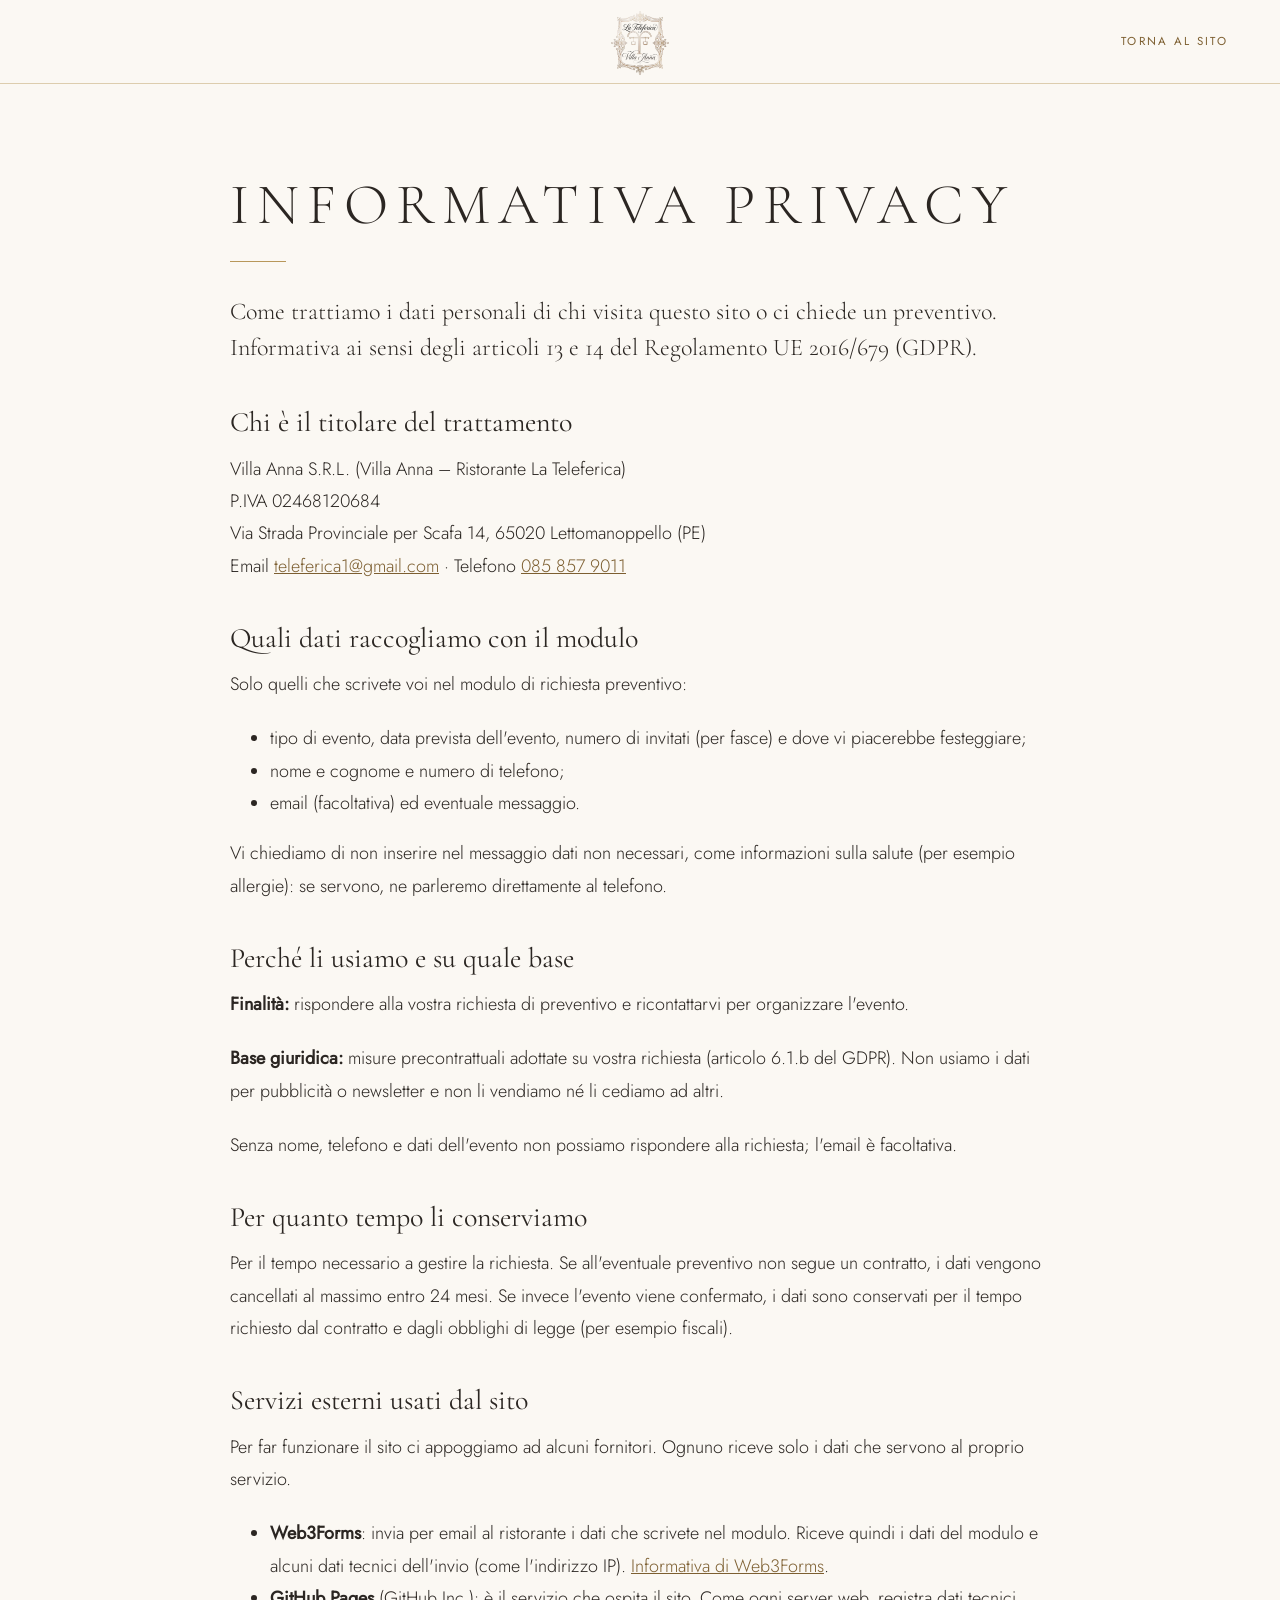
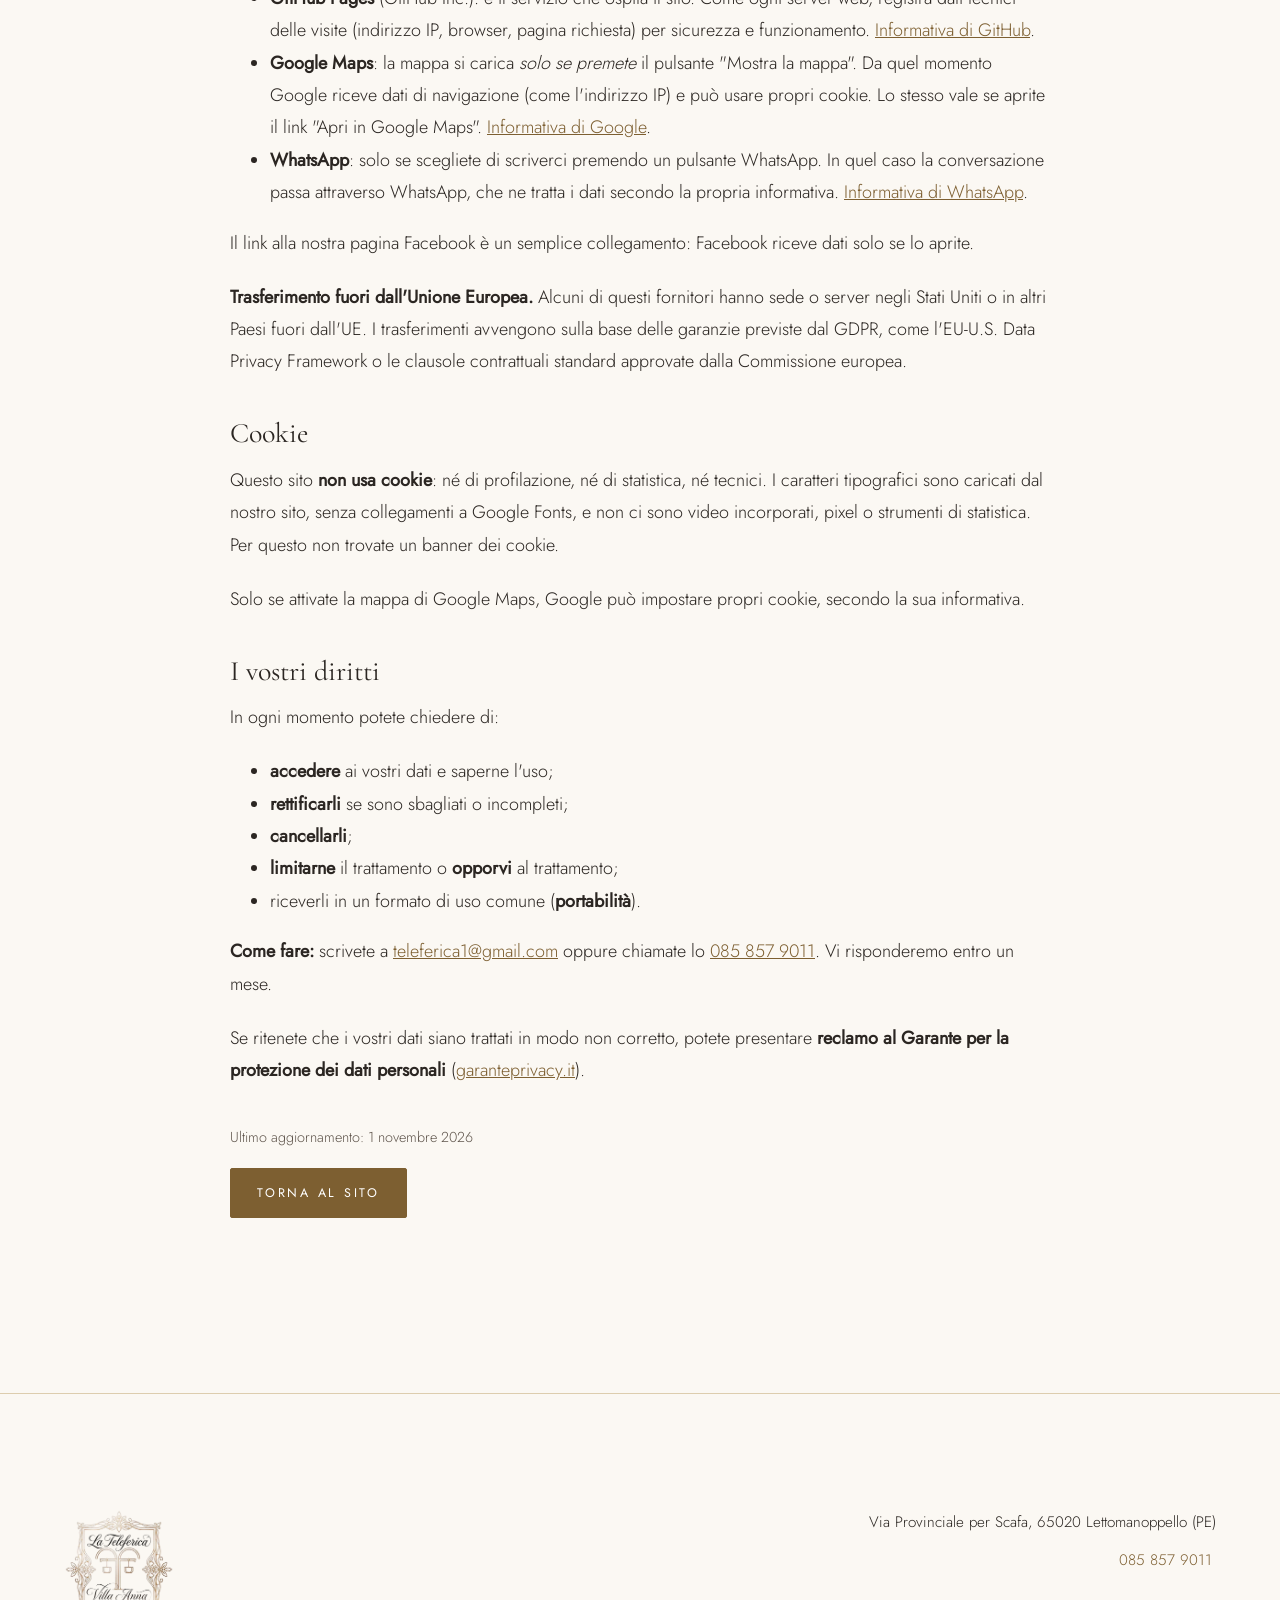
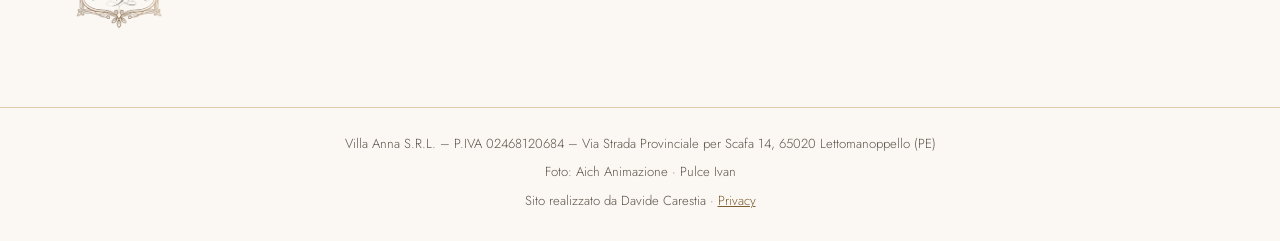
<file: privacy.html>
<!doctype html>
<html lang="it" class="scorre pagina-testo" data-mood="giorno">
<head>
  <meta charset="utf-8">
  <meta name="viewport" content="width=device-width, initial-scale=1, viewport-fit=cover">
  <meta name="robots" content="noindex, nofollow">
  <title>Privacy | Villa Anna – Ristorante La Teleferica</title>
  <meta name="description" content="Informativa privacy e cookie del sito di Villa Anna – Ristorante La Teleferica a Lettomanoppello (PE): titolare, dati del modulo, servizi esterni e diritti.">
  <meta name="theme-color" content="#FBF8F3">
  <link rel="canonical" href="https://villaannalateleferica.it/privacy.html">

  <link rel="icon" href="favicon.ico" sizes="16x16 32x32 48x48">
  <link rel="icon" type="image/png" sizes="32x32" href="img/favicon-stemma-32.png">
  <link rel="icon" type="image/png" sizes="192x192" href="img/favicon-stemma-192.png">
  <link rel="apple-touch-icon" sizes="180x180" href="img/apple-touch-icon-stemma.png">

  <link rel="preload" href="fonts/jost-300-latin.woff2" as="font" type="font/woff2" crossorigin>
  <link rel="preload" href="fonts/cormorant-garamond-300-latin.woff2" as="font" type="font/woff2" crossorigin>
  <link rel="stylesheet" href="style.css?v=47">
</head>
<body>
  <a class="skip" href="#contenuto">Vai al contenuto</a>

  <header class="header">
    <span aria-hidden="true"></span>
    <a class="logo" href="./" aria-label="Villa Anna – Ristorante La Teleferica, torna alla pagina principale">
      <span class="logo__script" aria-hidden="true">Villa Anna</span>
      <img class="logo__stemma" src="img/stemma-240.webp" srcset="img/stemma-240.webp 240w, img/stemma-480.webp 480w" sizes="64px" width="240" height="263" alt="" decoding="async">
    </a>
    <a class="header__torna" href="./">Torna al sito</a>
  </header>

  <main id="contenuto" class="sezione privacy">
    <div class="wrap">
      <h1 class="titolo">Informativa privacy</h1>
      <p class="intro">Come trattiamo i dati personali di chi visita questo sito o ci chiede un preventivo. Informativa ai sensi degli articoli 13 e 14 del Regolamento UE 2016/679 (GDPR).</p>

      <h2>Chi è il titolare del trattamento</h2>
      <p>Villa Anna S.R.L. (Villa Anna – Ristorante La Teleferica)<br>
      P.IVA 02468120684<br>
      Via Strada Provinciale per Scafa 14, 65020 Lettomanoppello (PE)<br>
      Email <a href="mailto:teleferica1@gmail.com">teleferica1@gmail.com</a> · Telefono <a href="tel:+390858579011">085 857 9011</a></p>

      <h2>Quali dati raccogliamo con il modulo</h2>
      <p>Solo quelli che scrivete voi nel modulo di richiesta preventivo:</p>
      <ul>
        <li>tipo di evento, data prevista dell'evento, numero di invitati (per fasce) e dove vi piacerebbe festeggiare;</li>
        <li>nome e cognome e numero di telefono;</li>
        <li>email (facoltativa) ed eventuale messaggio.</li>
      </ul>
      <p>Vi chiediamo di non inserire nel messaggio dati non necessari, come informazioni sulla salute (per esempio allergie): se servono, ne parleremo direttamente al telefono.</p>

      <h2>Perché li usiamo e su quale base</h2>
      <p><strong>Finalità:</strong> rispondere alla vostra richiesta di preventivo e ricontattarvi per organizzare l'evento.</p>
      <p><strong>Base giuridica:</strong> misure precontrattuali adottate su vostra richiesta (articolo 6.1.b del GDPR). Non usiamo i dati per pubblicità o newsletter e non li vendiamo né li cediamo ad altri.</p>
      <p>Senza nome, telefono e dati dell'evento non possiamo rispondere alla richiesta; l'email è facoltativa.</p>

      <h2>Per quanto tempo li conserviamo</h2>
      <p>Per il tempo necessario a gestire la richiesta. Se all'eventuale preventivo non segue un contratto, i dati vengono cancellati al massimo entro 24 mesi. Se invece l'evento viene confermato, i dati sono conservati per il tempo richiesto dal contratto e dagli obblighi di legge (per esempio fiscali).</p>

      <h2>Servizi esterni usati dal sito</h2>
      <p>Per far funzionare il sito ci appoggiamo ad alcuni fornitori. Ognuno riceve solo i dati che servono al proprio servizio.</p>
      <ul>
        <li><strong>Web3Forms</strong>: invia per email al ristorante i dati che scrivete nel modulo. Riceve quindi i dati del modulo e alcuni dati tecnici dell'invio (come l'indirizzo IP). <a href="https://web3forms.com/privacy" target="_blank" rel="noopener">Informativa di Web3Forms</a>.</li>
        <li><strong>GitHub Pages</strong> (GitHub Inc.): è il servizio che ospita il sito. Come ogni server web, registra dati tecnici delle visite (indirizzo IP, browser, pagina richiesta) per sicurezza e funzionamento. <a href="https://docs.github.com/it/site-policy/privacy-policies/github-general-privacy-statement" target="_blank" rel="noopener">Informativa di GitHub</a>.</li>
        <li><strong>Google Maps</strong>: la mappa si carica <em>solo se premete</em> il pulsante "Mostra la mappa". Da quel momento Google riceve dati di navigazione (come l'indirizzo IP) e può usare propri cookie. Lo stesso vale se aprite il link "Apri in Google Maps". <a href="https://policies.google.com/privacy?hl=it" target="_blank" rel="noopener">Informativa di Google</a>.</li>
        <li><strong>WhatsApp</strong>: solo se scegliete di scriverci premendo un pulsante WhatsApp. In quel caso la conversazione passa attraverso WhatsApp, che ne tratta i dati secondo la propria informativa. <a href="https://www.whatsapp.com/legal/privacy-policy-eea" target="_blank" rel="noopener">Informativa di WhatsApp</a>.</li>
      </ul>
      <p>Il link alla nostra pagina Facebook è un semplice collegamento: Facebook riceve dati solo se lo aprite.</p>
      <p><strong>Trasferimento fuori dall'Unione Europea.</strong> Alcuni di questi fornitori hanno sede o server negli Stati Uniti o in altri Paesi fuori dall'UE. I trasferimenti avvengono sulla base delle garanzie previste dal GDPR, come l'EU-U.S. Data Privacy Framework o le clausole contrattuali standard approvate dalla Commissione europea.</p>

      <h2>Cookie</h2>
      <p>Questo sito <strong>non usa cookie</strong>: né di profilazione, né di statistica, né tecnici. I caratteri tipografici sono caricati dal nostro sito, senza collegamenti a Google Fonts, e non ci sono video incorporati, pixel o strumenti di statistica. Per questo non trovate un banner dei cookie.</p>
      <p>Solo se attivate la mappa di Google Maps, Google può impostare propri cookie, secondo la sua informativa.</p>

      <h2>I vostri diritti</h2>
      <p>In ogni momento potete chiedere di:</p>
      <ul>
        <li><strong>accedere</strong> ai vostri dati e saperne l'uso;</li>
        <li><strong>rettificarli</strong> se sono sbagliati o incompleti;</li>
        <li><strong>cancellarli</strong>;</li>
        <li><strong>limitarne</strong> il trattamento o <strong>opporvi</strong> al trattamento;</li>
        <li>riceverli in un formato di uso comune (<strong>portabilità</strong>).</li>
      </ul>
      <p><strong>Come fare:</strong> scrivete a <a href="mailto:teleferica1@gmail.com">teleferica1@gmail.com</a> oppure chiamate lo <a href="tel:+390858579011">085 857 9011</a>. Vi risponderemo entro un mese.</p>
      <p>Se ritenete che i vostri dati siano trattati in modo non corretto, potete presentare <strong>reclamo al Garante per la protezione dei dati personali</strong> (<a href="https://www.garanteprivacy.it" target="_blank" rel="noopener">garanteprivacy.it</a>).</p>

      <p class="privacy__data">Ultimo aggiornamento: 1 novembre 2026</p>

      <p class="privacy__back"><a class="btn" href="./">Torna al sito</a></p>
    </div>
  </main>

  <footer class="footer">
    <div class="wrap footer__griglia footer__griglia--semplice">
      <div class="footer__marchio">
        <img src="img/stemma-240.webp" srcset="img/stemma-240.webp 240w, img/stemma-480.webp 480w" sizes="110px" width="240" height="263" alt="Stemma di Villa Anna – La Teleferica" loading="lazy" decoding="async">
      </div>
      <div class="footer__contatti">
        <p>Via Provinciale per Scafa, 65020 Lettomanoppello (PE)</p>
        <p><a href="tel:+390858579011">085 857 9011</a></p>
      </div>
    </div>
    <div class="wrap footer__fondo">
      <p class="footer__legale">Villa Anna S.R.L. – P.IVA 02468120684 – Via Strada Provinciale per Scafa 14, 65020 Lettomanoppello (PE)</p>
      <p>Foto: Aich Animazione · Pulce Ivan</p>
      <p>Sito realizzato da Davide Carestia · <a href="privacy.html">Privacy</a></p>
    </div>
  </footer>
</body>
</html>
</file>
<file: style.css>
/* =========================================================
   Villa Anna – La Teleferica · restyling chiaro
   Decisioni di stile in _design.md
   ========================================================= */

/* ---------- Font (ospitati nel sito, solo latin) ---------- */
@font-face { font-family: "Cormorant Garamond"; src: url("fonts/cormorant-garamond-300-latin.woff2") format("woff2"); font-weight: 300; font-style: normal; font-display: swap; }
@font-face { font-family: "Cormorant Garamond"; src: url("fonts/cormorant-garamond-400-latin.woff2") format("woff2"); font-weight: 400; font-style: normal; font-display: swap; }
@font-face { font-family: "Cormorant Garamond"; src: url("fonts/cormorant-garamond-500-latin.woff2") format("woff2"); font-weight: 500; font-style: normal; font-display: swap; }
@font-face { font-family: "Cormorant Garamond"; src: url("fonts/cormorant-garamond-300-italic-latin.woff2") format("woff2"); font-weight: 300; font-style: italic; font-display: swap; }
@font-face { font-family: "Cormorant Garamond"; src: url("fonts/cormorant-garamond-400-italic-latin.woff2") format("woff2"); font-weight: 400; font-style: italic; font-display: swap; }
@font-face { font-family: "Jost"; src: url("fonts/jost-300-latin.woff2") format("woff2"); font-weight: 300; font-style: normal; font-display: swap; }
@font-face { font-family: "Jost"; src: url("fonts/jost-400-latin.woff2") format("woff2"); font-weight: 400; font-style: normal; font-display: swap; }
@font-face { font-family: "Pinyon Script"; src: url("fonts/pinyon-script-latin.woff2") format("woff2"); font-weight: 400; font-style: normal; font-display: swap; }

/* ---------- Colori che cambiano con la luce (giorno / tramonto / notte) ---------- */
@property --c-fondo { syntax: "<color>"; inherits: true; initial-value: #FBF8F3; }
@property --c-testo { syntax: "<color>"; inherits: true; initial-value: #2B2622; }
@property --c-testo2 { syntax: "<color>"; inherits: true; initial-value: #5E544B; }
@property --c-oro { syntax: "<color>"; inherits: true; initial-value: #B8975A; }
@property --c-oro-testo { syntax: "<color>"; inherits: true; initial-value: #7D5F31; }
@property --c-linea { syntax: "<color>"; inherits: true; initial-value: rgba(184, 151, 90, .45); }
@property --c-header { syntax: "<color>"; inherits: true; initial-value: #FBF8F3; }
@property --c-campo { syntax: "<color>"; inherits: true; initial-value: rgba(255, 255, 255, .7); }
@property --c-carta { syntax: "<color>"; inherits: true; initial-value: rgba(255, 255, 255, .45); }
@property --c-btn { syntax: "<color>"; inherits: true; initial-value: #7D5F31; }
@property --c-btn-testo { syntax: "<color>"; inherits: true; initial-value: #FFFFFF; }

:root {
  --f-titoli: "Cormorant Garamond", "Cormorant", Georgia, "Times New Roman", serif;
  --f-testo: "Jost", "Helvetica Neue", Arial, sans-serif;
  --f-script: "Pinyon Script", "Snell Roundhand", cursive;

  --gutter: clamp(20px, 5vw, 64px);
  --max: 1240px;
  --sez: clamp(96px, 12vw, 184px);
  --raggio: 2px;
  --ease: cubic-bezier(.22, .61, .36, 1);
  --ease-expo: cubic-bezier(.16, 1, .3, 1);   /* expo out */
  --ease-p3: cubic-bezier(.215, .61, .355, 1); /* power3 out */
  --bordo: 8px;
  --t-luce: 1.5s;
  --header-h: 72px;

  --c-fondo: #FBF8F3;
  --c-testo: #2B2622;
  --c-testo2: #5E544B;
  --c-oro: #B8975A;
  --c-oro-testo: #7D5F31;
  --c-linea: rgba(184, 151, 90, .45);
  --c-header: #FBF8F3;
  --c-campo: rgba(255, 255, 255, .7);
  --c-carta: rgba(255, 255, 255, .45);
  --c-btn: #7D5F31;
  --c-btn-testo: #FFFFFF;

  transition:
    --c-fondo var(--t-luce) ease, --c-testo var(--t-luce) ease, --c-testo2 var(--t-luce) ease,
    --c-oro var(--t-luce) ease, --c-oro-testo var(--t-luce) ease, --c-linea var(--t-luce) ease,
    --c-header var(--t-luce) ease, --c-campo var(--t-luce) ease, --c-carta var(--t-luce) ease,
    --c-btn var(--t-luce) ease, --c-btn-testo var(--t-luce) ease;
}
html.luce-lenta { --t-luce: 3s; }
html[data-mood="tramonto"] {
  --c-fondo: #F6DACB;
  --c-testo: #2E2420;
  --c-testo2: #57463D;
  --c-oro: #A9864F;
  --c-oro-testo: #6A4D25;
  --c-linea: rgba(122, 88, 52, .4);
  --c-header: #FBE6D3;
  --c-campo: rgba(255, 255, 255, .55);
  --c-carta: rgba(255, 255, 255, .35);
  --c-btn: #6A4D25;
  --c-btn-testo: #FFFFFF;
}
html[data-mood="notte"] {
  --c-fondo: #142039;
  --c-testo: #F4EEE4;
  --c-testo2: #CFC7BB;
  --c-oro: #D9BE86;
  --c-oro-testo: #D9BE86;
  --c-linea: rgba(217, 190, 134, .35);
  --c-header: #0B1424;
  --c-campo: rgba(255, 255, 255, .06);
  --c-carta: rgba(255, 255, 255, .04);
  --c-btn: #D9BE86;
  --c-btn-testo: #0B1424;
}
/* al primo caricamento il colore è subito quello giusto, senza transizione */
html.senza-luce, html.senza-luce .cielo__strato { transition: none !important; }

/* ---------- Base ---------- */
*, *::before, *::after { box-sizing: border-box; }
html { -webkit-text-size-adjust: 100%; text-size-adjust: 100%; scroll-padding-top: var(--header-h); }
/* scorrimento morbido solo dopo il caricamento: aprendo un link con #sezione si arriva subito */
@media (prefers-reduced-motion: no-preference) { html.pronto { scroll-behavior: smooth; } }
body {
  margin: 0;
  background-color: var(--c-fondo);
  color: var(--c-testo);
  font: 300 1.0625rem/1.8 var(--f-testo);
  -webkit-font-smoothing: antialiased;
  overflow-x: clip;
}
@media (min-width: 768px) { body { font-size: 1.125rem; } :root { --bordo: 12px; } }
img, video, svg { display: block; max-width: 100%; }
img { height: auto; }
a { color: inherit; }
p { margin: 0 0 1.2em; }
h1, h2, h3 { margin: 0; font-weight: 300; }
button { font: inherit; color: inherit; }
address { font-style: normal; }
:focus-visible { outline: 2px solid var(--c-oro); outline-offset: 3px; }
.sr-defs { position: absolute; width: 0; height: 0; overflow: hidden; }
.sr-only { position: absolute; width: 1px; height: 1px; padding: 0; margin: -1px; overflow: hidden; clip: rect(0 0 0 0); white-space: nowrap; border: 0; }
.skip { position: absolute; left: 12px; top: -60px; z-index: 100; background: var(--c-testo); color: var(--c-fondo); padding: 10px 16px; }
.skip:focus { top: 12px; }
html.bloccata, html.bloccata body { overflow: hidden; }

/* ---------- Cielo: tre strati fissi, cambia solo l'opacità ---------- */
.cielo { position: fixed; top: 0; left: 0; right: 0; bottom: -120px; z-index: -1; pointer-events: none; }
.cielo__strato { position: absolute; inset: 0; opacity: 0; transition: opacity var(--t-luce) ease; }
.cielo__strato--giorno { background: linear-gradient(180deg, #FBF8F3 0%, #F3ECE2 100%); }
.cielo__strato--tramonto { background: linear-gradient(180deg, #FBE6D3 0%, #F2CDBB 52%, #DCC6DA 100%); }
.cielo__strato--notte { background: linear-gradient(180deg, #0B1424 0%, #1E2B47 100%); }
.cielo__strato--notte::before {
  content: ""; position: absolute; inset: 0; opacity: .75;
  background-image:
    radial-gradient(1px 1px at 8% 12%, #fff 50%, transparent 51%),
    radial-gradient(1px 1px at 22% 30%, #f4eee4 50%, transparent 51%),
    radial-gradient(1.4px 1.4px at 35% 8%, #fff 50%, transparent 51%),
    radial-gradient(1px 1px at 47% 22%, #e9e1d2 50%, transparent 51%),
    radial-gradient(1px 1px at 61% 6%, #fff 50%, transparent 51%),
    radial-gradient(1.4px 1.4px at 74% 18%, #f4eee4 50%, transparent 51%),
    radial-gradient(1px 1px at 88% 9%, #fff 50%, transparent 51%),
    radial-gradient(1px 1px at 93% 34%, #e9e1d2 50%, transparent 51%),
    radial-gradient(1px 1px at 4% 46%, #fff 50%, transparent 51%),
    radial-gradient(1.2px 1.2px at 17% 62%, #f4eee4 50%, transparent 51%),
    radial-gradient(1px 1px at 29% 78%, #fff 50%, transparent 51%),
    radial-gradient(1px 1px at 41% 52%, #e9e1d2 50%, transparent 51%),
    radial-gradient(1.4px 1.4px at 56% 70%, #fff 50%, transparent 51%),
    radial-gradient(1px 1px at 67% 44%, #f4eee4 50%, transparent 51%),
    radial-gradient(1px 1px at 79% 63%, #fff 50%, transparent 51%),
    radial-gradient(1.2px 1.2px at 90% 82%, #e9e1d2 50%, transparent 51%),
    radial-gradient(1px 1px at 12% 90%, #fff 50%, transparent 51%),
    radial-gradient(1px 1px at 51% 92%, #f4eee4 50%, transparent 51%),
    radial-gradient(1px 1px at 84% 48%, #fff 50%, transparent 51%),
    radial-gradient(1px 1px at 33% 40%, #fff 50%, transparent 51%);
}
html[data-mood="giorno"] .cielo__strato--giorno,
html[data-mood="tramonto"] .cielo__strato--tramonto,
html[data-mood="notte"] .cielo__strato--notte { opacity: 1; }

/* ---------- Contenitori e tipografia ---------- */
.wrap { width: 100%; max-width: calc(var(--max) + 2 * var(--gutter)); margin-inline: auto; padding-inline: var(--gutter); }
.wrap--stretto { max-width: calc(760px + 2 * var(--gutter)); }
.wrap--medio { max-width: calc(880px + 2 * var(--gutter)); }
.centro { text-align: center; }
.centro p { margin-inline: auto; }
.sezione { position: relative; padding-block: var(--sez); }

.etichetta {
  display: block; margin: 0 0 1.4rem;
  font: 400 .75rem/1.4 var(--f-testo); letter-spacing: .32em; text-transform: uppercase;
  color: var(--c-oro-testo);
}
.titolo {
  margin: 0 0 2rem;
  font: 300 clamp(2.1rem, 4.6vw, 3.6rem)/1.08 var(--f-titoli);
  letter-spacing: .14em; text-transform: uppercase;
  text-wrap: balance;
}
.titolo::after { content: ""; display: block; width: 56px; height: 1px; margin-top: 1.6rem; background: var(--c-oro); }
.centro .titolo::after { margin-inline: auto; }
.sottotitolo { margin: 0 0 1rem; font: 400 clamp(1.5rem, 2.6vw, 2rem)/1.2 var(--f-titoli); letter-spacing: .02em; text-wrap: balance; }
.testo-grande { font: 300 clamp(1.4rem, 2.5vw, 1.95rem)/1.45 var(--f-titoli); letter-spacing: .005em; max-width: 34em; text-wrap: pretty; }
.citazione {
  max-width: 30em; margin: clamp(56px, 8vw, 104px) auto 0;
  font: italic 300 clamp(1.4rem, 2.6vw, 2.05rem)/1.45 var(--f-titoli);
  color: var(--c-testo); text-wrap: balance;
}
.citazione::before { content: ""; display: block; width: 1px; height: 48px; margin: 0 auto 1.6rem; background: var(--c-oro); }
.filo { display: block; width: 64px; height: 1px; margin: 2.4rem auto 0; background: var(--c-oro); }
.nota { font-size: .95rem; color: var(--c-testo2); }
.nota a, .form__privacy a, .domanda a, .dati a { color: var(--c-oro-testo); text-underline-offset: 3px; }
a[href^="tel:"], a[href^="https://wa.me"] { white-space: nowrap; } /* numeri di telefono mai spezzati */
.firma { margin: 0 0 .4rem; font: 400 clamp(2.2rem, 5vw, 3.2rem)/1.2 var(--f-script); color: var(--c-oro-testo); }

/* ---------- Pulsanti ---------- */
.btn {
  display: inline-flex; align-items: center; justify-content: center; gap: .7em;
  min-height: 50px; padding: .95em 2.1em;
  font: 400 .78rem/1.2 var(--f-testo); letter-spacing: .22em; text-transform: uppercase; text-decoration: none; text-align: center;
  color: var(--c-btn-testo); background-color: var(--c-btn); border: 1px solid var(--c-btn); border-radius: var(--raggio);
  cursor: pointer;
  transition: background-color .4s var(--ease), color .4s var(--ease), border-color .4s var(--ease), transform .4s var(--ease);
}
.btn svg { width: 18px; height: 18px; flex: none; }
.btn:hover { background-color: transparent; color: var(--c-testo); }
.btn:active { transform: translateY(1px); }
.btn--vuoto { background-color: transparent; color: var(--c-testo); border-color: var(--c-oro); }
.btn--vuoto:hover { background-color: var(--c-btn); color: var(--c-btn-testo); border-color: var(--c-btn); }
.btn--chiaro { background-color: #FBF8F3; color: #2B2622; border-color: #FBF8F3; }
.btn--chiaro:hover { background-color: transparent; color: #fff; border-color: #fff; }
.btn--vuoto-chiaro { background-color: transparent; color: #fff; border-color: rgba(255, 255, 255, .85); }
.btn--vuoto-chiaro:hover { background-color: #FBF8F3; color: #2B2622; border-color: #FBF8F3; }
.btn[disabled] { opacity: .6; cursor: progress; }

@media (max-width: 480px) {
  .btn { letter-spacing: .14em; padding-inline: 1.4em; }
  .titolo { letter-spacing: .1em; }
  .grande .pannello__titolo { font-size: clamp(2rem, 8.6vw, 2.6rem); letter-spacing: .14em; margin-right: -.14em; }
}

/* ---------- Header ---------- */
.header {
  position: fixed; top: 0; left: 0; right: 0; z-index: 50;
  height: var(--header-h);
  display: grid; grid-template-columns: 48px 1fr 48px; align-items: center;
  padding-inline: max(12px, calc(var(--gutter) - 12px));
  color: #fff;
  transition: color .6s ease;
}
.header::before {
  content: ""; position: absolute; inset: 0; z-index: -1;
  background-color: var(--c-header);
  border-bottom: 1px solid var(--c-linea);
  opacity: 0; transition: opacity .6s ease;
}
.header > * { transform: translate3d(0, 10px, 0); transition: transform .6s var(--ease); }
html.scorre .header { color: var(--c-testo); }
html.scorre .header::before { opacity: 1; }
html.scorre .header > * { transform: none; }

.logo { position: relative; justify-self: center; display: grid; place-items: center; width: 200px; height: 64px; text-decoration: none; }
.logo__script, .logo__stemma { grid-area: 1 / 1; transition: opacity .6s ease, transform .6s var(--ease); }
.logo__script { font: 400 2.1rem/1 var(--f-script); white-space: nowrap; padding-top: 4px; }
.logo__stemma { width: auto; height: 58px; opacity: 0; }
html:not(.scorre) .logo__script { transform: scale(1.12); text-shadow: 0 1px 18px rgba(0, 0, 0, .25); }
/* con fondo chiaro si vede lo stemma; di notte resta la scritta */
html.scorre:not([data-mood="notte"]) .logo__stemma { opacity: 1; }
html.scorre:not([data-mood="notte"]) .logo__script { opacity: 0; }
html.scorre[data-mood="notte"] .logo__script { color: var(--c-oro); }

.header__nav { display: none; }
.header__nav a {
  position: relative; padding: 10px 0;
  font: 400 .72rem/1 var(--f-testo); letter-spacing: .22em; text-transform: uppercase; text-decoration: none; white-space: nowrap;
}
.header__nav a::after {
  content: ""; position: absolute; left: 0; right: .26em; bottom: 2px; height: 1px; background: currentColor;
  transform: scaleX(0); transform-origin: left; transition: transform .5s var(--ease);
}
.header__nav a:hover::after, .header__nav a:focus-visible::after { transform: scaleX(1); }
html.scorre .header__nav a::after { background: var(--c-oro); }

.header__burger, .header__tel {
  width: 48px; height: 48px; display: grid; place-items: center;
  background: none; border: 0; padding: 0; cursor: pointer; color: inherit;
}
.header__burger { align-content: center; gap: 7px; }
.header__burger span { display: block; width: 26px; height: 1px; background: currentColor; }
.header__burger span:last-child { width: 18px; justify-self: start; margin-left: 11px; }
.header__tel { justify-self: end; }
.header__tel svg { width: 22px; height: 22px; }

@media (min-width: 1000px) { :root { --header-h: 84px; } }
@media (min-width: 1180px) {
  .header { grid-template-columns: 1fr auto 1fr; column-gap: 36px; }
  .header__burger, .header__tel { display: none; }
  .header__nav { display: flex; gap: clamp(20px, 2.2vw, 40px); }
  .header__nav--sx { justify-self: end; }
  .header__nav--dx { justify-self: start; }
  .logo { width: 220px; }
  .logo__stemma { height: 66px; }
  .header > * { transform: translate3d(0, 16px, 0); }
}

/* ---------- Menu del telefono ---------- */
.menu {
  position: fixed; inset: 0; z-index: 80;
  display: flex; flex-direction: column; align-items: center; justify-content: center; gap: 36px;
  padding: 80px var(--gutter) calc(32px + env(safe-area-inset-bottom));
  background-color: var(--c-header); color: var(--c-testo);
  overflow-y: auto; overscroll-behavior: contain;
  opacity: 0; transition: opacity .45s ease;
}
.menu[hidden] { display: none; }
.menu.is-aperto { opacity: 1; }
.chiudi {
  position: absolute; top: 12px; right: 12px; width: 52px; height: 52px;
  display: grid; place-items: center; background: none; border: 0; cursor: pointer; color: inherit;
}
.chiudi svg { width: 28px; height: 28px; }
.menu__logo { font: 400 2.4rem/1 var(--f-script); color: var(--c-oro-testo); }
.menu__lista { list-style: none; margin: 0; padding: 0; text-align: center; }
.menu__lista a {
  display: block; padding: 10px 0;
  font: 300 clamp(1.6rem, 7vw, 2.2rem)/1.2 var(--f-titoli); letter-spacing: .16em; text-transform: uppercase; text-decoration: none;
}
.menu__piede { display: grid; gap: 6px; text-align: center; font-size: .95rem; color: var(--c-testo2); }
.menu__piede a { color: var(--c-oro-testo); text-decoration: none; padding: 6px; }
.menu__piede p { margin: 0; }

/* ---------- 1. Hero ---------- */
.hero { position: relative; height: 100vh; height: 100svh; min-height: 560px; display: grid; place-items: center; overflow: hidden; color: #fff; text-align: center; }
.hero__foto, .hero__velo { position: absolute; inset: 0; }
.hero__foto { will-change: transform, opacity; }
/* zoom lento all'apertura e a ogni cambio di foto; la foto che esce torna grande solo dopo essere sparita */
.hero__foto img {
  position: absolute; inset: 0; width: 100%; height: 100%; object-fit: cover;
  opacity: 0; transform: scale(1.12);
  transition: opacity 2.4s ease, transform 0s linear 2.4s;
  object-position: var(--pos-d, 50% 50%);
}
/* telefono e tablet in verticale: punto di messa a fuoco di ogni foto (--pos-m nell'HTML) */
@media (max-aspect-ratio: 4/5) { .hero__foto img { object-position: var(--pos-m, 50% 50%); } }
/* telefono: la hero sta tutta sopra la barra Chiama / WhatsApp */
@media (max-width: 999px) { .hero { height: calc(100vh - 57px - env(safe-area-inset-bottom)); height: calc(100svh - 57px - env(safe-area-inset-bottom)); } }
.hero__foto img.is-attiva { opacity: 1; transform: scale(1); transition: opacity 2.4s ease, transform 7s var(--ease-expo); }
html.js .hero:not(.is-pronta) .hero__foto img.is-attiva { transform: scale(1.15); transition: none; }
.hero__velo {
  background:
    linear-gradient(180deg, rgba(20, 16, 12, .42) 0%, rgba(20, 16, 12, 0) 26%),
    radial-gradient(ellipse 72% 48% at 50% 54%, rgba(20, 16, 12, .5) 0%, rgba(20, 16, 12, 0) 100%),
    linear-gradient(0deg, rgba(20, 16, 12, .3) 0%, rgba(20, 16, 12, 0) 30%);
}
.hero__testo { position: relative; padding: 96px var(--gutter) 48px; will-change: transform, opacity; }
.hero__titolo {
  font: 300 clamp(2.6rem, 10vw, 8.4rem)/1 var(--f-titoli);
  letter-spacing: .16em; text-transform: uppercase; margin-right: -.16em;
  text-shadow: 0 2px 30px rgba(0, 0, 0, .25);
}
.hero__sotto { margin: .2em 0 1.4em; font: 400 clamp(1.9rem, 5.4vw, 3.3rem)/1.2 var(--f-script); text-shadow: 0 1px 18px rgba(0, 0, 0, .3); }
.hero__azioni { display: flex; flex-wrap: wrap; justify-content: center; gap: 14px; }
html.js .hero__testo > * { opacity: 0; transform: translate3d(0, 28px, 0); transition: opacity 1.2s var(--ease-p3), transform 1.4s var(--ease-expo); }
html.js .hero.is-pronta .hero__testo > * { opacity: 1; transform: none; }
.hero.is-pronta .hero__sotto { transition-delay: .25s; }
.hero.is-pronta .hero__azioni { transition-delay: .5s; }
/* computer: titolo e pulsanti nella parte bassa, così non coprono le facce degli sposi */
@media (min-aspect-ratio: 4/5) {
  .hero { place-items: end center; }
  .hero__testo { padding-bottom: clamp(40px, 9vh, 104px); }
  .hero__velo {
    background:
      linear-gradient(180deg, rgba(20, 16, 12, .42) 0%, rgba(20, 16, 12, 0) 26%),
      radial-gradient(ellipse 72% 40% at 50% 72%, rgba(20, 16, 12, .5) 0%, rgba(20, 16, 12, 0) 100%),
      linear-gradient(0deg, rgba(20, 16, 12, .4) 0%, rgba(20, 16, 12, 0) 40%);
  }
}
/* schermo verticale: titolo e pulsanti nel terzo basso, così non coprono le facce delle foto con gli sposi */
@media (max-aspect-ratio: 4/5) {
  .hero { place-items: end center; }
  .hero__testo { padding-bottom: clamp(28px, 5svh, 52px); }
  .hero__velo {
    background:
      linear-gradient(180deg, rgba(20, 16, 12, .42) 0%, rgba(20, 16, 12, 0) 22%),
      radial-gradient(ellipse 90% 34% at 50% 76%, rgba(20, 16, 12, .5) 0%, rgba(20, 16, 12, 0) 100%),
      linear-gradient(0deg, rgba(20, 16, 12, .45) 0%, rgba(20, 16, 12, 0) 45%);
  }
}
/* telefoni bassi (iPhone SE): blocco del titolo più compatto, così resta sotto le facce */
@media (max-aspect-ratio: 4/5) and (max-height: 720px) {
  .hero__testo { padding-bottom: 18px; }
  .hero__titolo { font-size: 2.35rem; }
  .hero__sotto { margin: .1em 0 .75em; font-size: 1.65rem; }
  .hero__azioni { gap: 10px; }
}

/* ---------- Foto grandi quasi a tutto schermo (bordino 8 px telefono, 12 px computer) ---------- */
.grande {
  position: relative; display: grid; place-items: center;
  width: calc(100% - 2 * var(--bordo)); margin-inline: auto; padding: 0; border: 0;
  overflow: hidden; border-radius: 4px; background: #1d1915; color: #fff; text-align: center;
  container-type: inline-size;
}
.grande__img { position: absolute; inset: 0; width: 100%; height: 100%; max-width: none; object-fit: cover; will-change: transform; }
/* originali larghi almeno 1900 px: quasi a tutto schermo */
.grande--piena { height: 64svh; min-height: 360px; }
.grande--piena.grande--pannello { height: 72svh; min-height: 420px; }
@media (min-width: 768px) {
  .grande--piena, .grande--piena.grande--pannello { height: calc(100vh - var(--header-h) - 2 * var(--bordo)); min-height: 520px; }
}
/* originali più piccoli: forma originale, mai più larghi dei loro pixel (--w), centrati */
.grande--misura { aspect-ratio: var(--r); height: auto; width: min(calc(100% - 2 * var(--bordo)), var(--w), calc((100vh - var(--header-h) - 2 * var(--bordo)) * var(--r))); }
@media (max-width: 767px) { .grande--misura.grande--pannello { aspect-ratio: 4 / 5; width: calc(100% - 2 * var(--bordo)); } }
.grande--pannello { margin-bottom: clamp(56px, 7vw, 104px); }
.grande--pannello::after { content: ""; position: absolute; inset: 0; z-index: 1; background: linear-gradient(180deg, rgba(18, 14, 10, .14) 0%, rgba(18, 14, 10, .34) 100%); pointer-events: none; }
.eventi .grande--pannello::after { background: radial-gradient(ellipse 85% 42% at 50% 50%, rgba(18, 14, 10, .55) 0%, rgba(18, 14, 10, .12) 100%), linear-gradient(180deg, rgba(18, 14, 10, .14) 0%, rgba(18, 14, 10, .34) 100%); }
.grande--palma .grande__img { object-position: 50% 44%; }
.grande--notte .grande__img { object-position: 50% 40%; }
.grande__titolo { position: relative; z-index: 2; display: grid; justify-items: center; gap: 1.4rem; padding-inline: var(--gutter); }
.pannello__titolo {
  font: 300 clamp(1.9rem, min(8vw, 10cqi), 6.2rem)/1.05 var(--f-titoli);
  letter-spacing: .2em; margin-right: -.2em; text-transform: uppercase; text-wrap: balance;
  text-shadow: 0 2px 34px rgba(0, 0, 0, .3);
}
.pannello__linea { display: block; width: 88px; height: 1px; background: #D9BE86; transform-origin: center; }
.sezione:has(> .grande:first-child), .sezione:has(> .apertura:first-child) { padding-top: 0; }
/* apertura a tutta pagina (La Villa): larga e alta quanto lo schermo, senza bordi */
.apertura {
  position: relative; display: grid; place-items: center; width: 100%; height: 100vh; height: 100svh; min-height: 520px;
  overflow: hidden; background: #1d1915; color: #fff; text-align: center; container-type: inline-size;
}
.apertura__img { position: absolute; inset: 0; width: 100%; height: 100%; max-width: none; object-fit: cover; object-position: 50% 50%; }
@media (min-aspect-ratio: 1/1) { .apertura__foto { object-position: 50% 46%; } } /* computer: pergola, sole e piscina */
/* video o foto: si sceglie con data-apertura="video" / "foto" */
.apertura[data-apertura="video"] .apertura__foto, .apertura[data-apertura="foto"] video, .apertura[data-apertura="foto"] .video__play { display: none; }
.apertura video.apertura__img { object-position: 50% 60%; } /* telefono: la villa e la piscina, non il cielo */
@media (min-aspect-ratio: 1/1) { .apertura video.apertura__img { object-position: 50% 55%; } }
html.js .apertura { clip-path: inset(0 50% 0 50%); transition: clip-path 1.7s var(--ease-expo); }
html.js .apertura .apertura__img { transform: scale(1.2); transition: transform 2.6s var(--ease-expo); }
html.js .apertura.is-in { clip-path: inset(0 0 0 0); }
html.js .apertura.is-in .apertura__img { transform: scale(1); }
html.js .apertura [data-lettere] .lettera { transition-delay: calc(1.1s + var(--a) * .035s); }
html.js .apertura .pannello__linea { transform: scaleX(0); transition: transform 1.2s var(--ease-expo) 1.8s; }
html.js .apertura.is-in .pannello__linea { transform: none; }
.video__play {
  position: absolute; right: 20px; bottom: 20px; z-index: 3; width: 64px; height: 64px;
  display: grid; place-items: center; border-radius: 50%; border: 1px solid rgba(255, 255, 255, .9);
  background: rgba(20, 16, 12, .35); color: #fff; cursor: pointer;
}
.video__play[hidden] { display: none; }
.video__play svg { width: 24px; height: 24px; margin-left: 3px; }

/* ---------- Mosaico: righe di foto alte uguali, senza tagli (telefono: due colonne) ---------- */
.mosaico { width: calc(100% - 2 * var(--bordo)); margin: clamp(56px, 7vw, 96px) auto 0; display: grid; gap: var(--bordo); }
.mosaico__riga { display: flex; gap: var(--bordo); }
.mosaico__riga > .foto { flex: var(--r) 1 0%; min-width: 0; border-radius: 4px; }
@media (max-width: 767px) {
  .mosaico { display: block; columns: 2; column-gap: var(--bordo); }
  .mosaico__riga { display: contents; }
  .mosaico .foto { margin-bottom: var(--bordo); break-inside: avoid; }
}
.mosaico__riga[hidden] { display: none; }

/* ---------- Foto apribili ---------- */
.foto { display: block; width: 100%; padding: 0; border: 0; background: none; border-radius: var(--raggio); overflow: hidden; cursor: zoom-in; }
.foto.grande { width: calc(100% - 2 * var(--bordo)); border-radius: 4px; }
.foto.grande--misura { width: min(calc(100% - 2 * var(--bordo)), var(--w), calc((100vh - var(--header-h) - 2 * var(--bordo)) * var(--r))); }
.foto img { width: 100%; transition: transform 1.4s var(--ease); }
@media (hover: hover) { .foto:hover img { transform: scale(1.035); } }
.foto:focus-visible { outline-offset: 4px; }

/* ---------- 2. Storia ---------- */
.storia__stemma { width: 120px; margin: 0 auto 2.4rem; }
.storia .etichetta { margin-bottom: 2rem; }
.storia .testo-grande { margin-inline: auto; }

/* ---------- Testo + foto affiancati ---------- */

/* ---------- Testo sotto le foto grandi, coppie di foto, stacchi ---------- */
.singola { margin-top: var(--bordo); }
.serata--passaggio .singola { margin-top: 0; }
.mosaico--stretto { max-width: 1100px; margin-top: var(--bordo); }
.testo-sezione > p { margin-inline: auto; }
.coppia { display: flex; justify-content: center; gap: var(--bordo); width: calc(100% - 2 * var(--bordo)); margin: var(--bordo) auto 0; }
.coppia > .foto { flex: var(--r) 1 0%; min-width: 0; max-width: var(--w); border-radius: 4px; }
@media (max-width: 767px) { .coppia { flex-direction: column; align-items: center; } .coppia > .foto { flex: none; width: 100%; } }
.stacco { display: flex; align-items: center; justify-content: center; gap: 16px; padding-block: clamp(80px, 11vw, 160px); }
.stacco::before, .stacco::after { content: ""; width: clamp(56px, 9vw, 120px); height: 1px; background: var(--c-oro); }
.stacco span { width: 7px; height: 7px; border: 1px solid var(--c-oro); transform: rotate(45deg); }

/* capienze delle sale: due piccole schede con una linea oro */
.capienze { list-style: none; margin: clamp(40px, 5vw, 64px) auto 0; padding: 0; max-width: 560px; display: grid; grid-template-columns: 1fr 1fr; gap: clamp(16px, 4vw, 48px); }
.capienze li { display: grid; justify-items: center; gap: .5rem; padding-top: 1.3rem; }
.capienze li::before { content: ""; width: 40px; height: 1px; margin-bottom: .5rem; background: var(--c-oro); }
.capienze__nome { font: 400 .72rem/1.4 var(--f-testo); letter-spacing: .24em; text-transform: uppercase; color: var(--c-oro-testo); }
.capienze__num { font: italic 300 clamp(1.25rem, 2.2vw, 1.55rem)/1.2 var(--f-titoli); }

/* ---------- 5. La Cucina: striscia che scorre ---------- */
.striscia { --h: 320px; margin-top: clamp(56px, 7vw, 96px); }
@media (min-width: 768px) { .striscia { --h: 440px; } }
.striscia__vista {
  overflow: hidden; touch-action: pan-y; cursor: grab;
  -webkit-mask-image: linear-gradient(90deg, transparent 0, #000 6%, #000 94%, transparent 100%);
  mask-image: linear-gradient(90deg, transparent 0, #000 6%, #000 94%, transparent 100%);
}
.striscia.is-trascinata .striscia__vista { cursor: grabbing; }
.striscia__lista { display: flex; gap: 16px; width: max-content; margin: 0; padding: 0; list-style: none; will-change: transform; }
.striscia__lista li { flex: none; }
.striscia .foto { width: auto; height: var(--h); }
.striscia .foto img { width: auto; height: var(--h); max-width: none; -webkit-user-drag: none; user-select: none; }
.striscia .foto:focus-visible { outline: 2px solid var(--c-oro); outline-offset: -4px; }
.striscia__comandi { display: flex; justify-content: center; gap: 14px; margin-top: 28px; }
.freccia {
  width: 52px; height: 52px; display: grid; place-items: center;
  border: 1px solid var(--c-linea); border-radius: 50%; background: transparent; cursor: pointer;
  transition: border-color .4s, background-color .4s;
}
.freccia svg { width: 20px; height: 20px; }
.freccia:hover { border-color: var(--c-oro); background-color: var(--c-carta); }

/* ---------- 6. Matrimoni, poi tramonto e sera (separati da uno stacco oro) ---------- */
.matrimoni { padding-bottom: 0; }
.matrimoni .wrap--medio .testo-grande { margin-bottom: 1.4em; }
.serata { padding-block: 0; }
.serata--notte { padding-bottom: clamp(80px, 10vw, 144px); }

/* ---------- Galleria ---------- */
.galleria .mosaico { margin-top: clamp(24px, 4vw, 48px); }
.galleria__azione { margin-top: clamp(32px, 4vw, 56px); }
.galleria__azione[hidden] { display: none; }

/* ---------- 9. Gli Eventi ---------- */
.icone {
  list-style: none; margin: clamp(56px, 7vw, 96px) auto 0; padding: 0; max-width: 1040px;
  display: grid; grid-template-columns: 1fr 1fr;
  border-top: 1px solid var(--c-linea); border-left: 1px solid var(--c-linea);
}
.icone li {
  display: grid; justify-items: center; gap: 18px; padding: clamp(28px, 4vw, 48px) 12px;
  border-right: 1px solid var(--c-linea); border-bottom: 1px solid var(--c-linea); text-align: center;
}
.icone svg { width: clamp(48px, 6vw, 64px); height: clamp(48px, 6vw, 64px); color: var(--c-oro); }
.icone span { font: 400 .76rem/1.4 var(--f-testo); letter-spacing: .24em; text-transform: uppercase; }
@media (min-width: 768px) { .icone { grid-template-columns: repeat(5, 1fr); max-width: 1120px; } }
.icone li { position: relative; }
.icone a { display: grid; justify-items: center; gap: 18px; color: inherit; text-decoration: none; }
.icone a::after { content: ""; position: absolute; inset: 0; }
.icone a:hover span, .icone a:focus-visible span { color: var(--c-oro); }
.icone a:focus-visible { outline: none; }
.icone li:has(a:focus-visible) { outline: 2px solid var(--c-oro); outline-offset: -4px; }
.punti { list-style: none; counter-reset: punto; margin: clamp(56px, 7vw, 96px) auto 0; padding: 0; max-width: 1040px; display: grid; gap: 8px 56px; }
@media (min-width: 768px) { .punti { grid-template-columns: 1fr 1fr; } }
.punti li { counter-increment: punto; display: grid; grid-template-columns: 56px 1fr; gap: 12px; padding: 22px 0; border-top: 1px solid var(--c-linea); }
.punti li::before { content: counter(punto, decimal-leading-zero); font: 300 1.9rem/1 var(--f-titoli); color: var(--c-oro); padding-top: 2px; }
.eventi__azione { margin-top: clamp(48px, 6vw, 80px); }

/* ---------- 10. Contatti e preventivo ---------- */
.contatti .wrap--medio .titolo { margin-bottom: clamp(48px, 6vw, 88px); }
.preventivo { display: grid; gap: clamp(36px, 5vw, 80px); align-items: start; }
@media (min-width: 1000px) { .preventivo { grid-template-columns: 4fr 7fr; } }
.preventivo__testo .btn { margin-top: .6rem; }
.preventivo__box { padding: clamp(24px, 4vw, 52px); border: 1px solid var(--c-linea); background-color: var(--c-carta); border-radius: var(--raggio); }

.form { display: grid; gap: 20px 24px; }
@media (min-width: 640px) { .form { grid-template-columns: 1fr 1fr; } }
.field--full, .form__legenda { grid-column: 1 / -1; }
.form__legenda { margin: 0; font-size: .9rem; color: var(--c-testo2); }
.field { display: grid; gap: 6px; margin: 0; padding: 0; border: 0; min-width: 0; }
.field label, .scelta legend { font: 400 .74rem/1.4 var(--f-testo); letter-spacing: .18em; text-transform: uppercase; color: var(--c-testo2); padding: 0; }
.req { color: var(--c-oro-testo); }
.field__opt { text-transform: none; letter-spacing: 0; }
.field input, .field select, .field textarea {
  width: 100%; min-height: 52px; padding: 12px 14px;
  font: 400 16px/1.4 var(--f-testo); color: var(--c-testo);
  background-color: var(--c-campo); border: 1px solid var(--c-linea); border-radius: var(--raggio);
  -webkit-appearance: none; appearance: none;
}
.field select {
  padding-right: 40px;
  background-image: linear-gradient(45deg, transparent 50%, currentColor 50%), linear-gradient(135deg, currentColor 50%, transparent 50%);
  background-position: calc(100% - 20px) 50%, calc(100% - 15px) 50%; background-size: 5px 5px; background-repeat: no-repeat;
}
.field select option, .field select optgroup { color: #2B2622; background: #fff; }
.field textarea { resize: vertical; min-height: 120px; }
.field input:focus, .field select:focus, .field textarea:focus { outline: none; border-color: var(--c-oro-testo); box-shadow: 0 0 0 1px var(--c-oro-testo); }
.field__hint { margin: 0; font-size: .85rem; color: var(--c-testo2); }
.field__error { margin: 0; font-size: .9rem; color: #A12F25; }
html[data-mood="notte"] .field__error { color: #FFB4A8; }
.field__error:empty { display: none; }
.has-error input, .has-error select { border-color: #A12F25; }
.scelta__opzioni { display: flex; flex-wrap: wrap; gap: 10px; margin-top: 6px; }
.scelta__opz { position: relative; cursor: pointer; }
.scelta__opz input { position: absolute; opacity: 0; width: 1px; height: 1px; }
.scelta__opz span { display: inline-flex; align-items: center; min-height: 44px; padding: 8px 16px; border: 1px solid var(--c-linea); border-radius: var(--raggio); font-size: .95rem; transition: background-color .3s, border-color .3s, color .3s; }
.scelta__opz input:checked + span { background-color: var(--c-btn); border-color: var(--c-btn); color: var(--c-btn-testo); }
.scelta__opz input:focus-visible + span { outline: 2px solid var(--c-oro); outline-offset: 2px; }
.form .btn--pieno { width: 100%; }
.form__riepilogo { margin: 12px 0 0; font-size: .95rem; color: #A12F25; }
.form__riepilogo:empty { display: none; }
.form__privacy { margin: 14px 0 0; font-size: .88rem; color: var(--c-testo2); }
.conferma:focus { outline: none; }
.conferma__lista { display: grid; gap: 6px; margin: 1.2rem 0 1.4rem; }
.conferma__lista div { display: grid; grid-template-columns: 110px 1fr; gap: 12px; padding: 8px 0; border-bottom: 1px solid var(--c-linea); }
.conferma__lista dt { font-size: .8rem; letter-spacing: .14em; text-transform: uppercase; color: var(--c-testo2); }
.conferma__lista dd { margin: 0; }

.dove { display: grid; gap: clamp(40px, 5vw, 80px); align-items: center; margin-top: clamp(80px, 10vw, 144px); }
@media (min-width: 1000px) { .dove { grid-template-columns: 5fr 6fr; } .dove__mappa { min-height: 0; aspect-ratio: 4 / 3; } }
.dove__numero { display: inline-block; margin: .2rem 0 1.4rem; font: 300 clamp(2.4rem, 5vw, 3.4rem)/1 var(--f-titoli); letter-spacing: .06em; color: var(--c-oro-testo); text-decoration: none; }
.dove__azioni { display: flex; flex-wrap: wrap; gap: 12px; margin-bottom: 1.4rem; }
.dove__dove { margin-top: 2.6rem; }
.dove__indirizzo { margin-bottom: 1.4rem; font-size: 1.05rem; }
.badge { display: inline-flex; align-items: center; gap: 10px; padding: 10px 0; font-size: .95rem; text-decoration: none; color: var(--c-testo2); }
.badge__stelle { color: var(--c-oro); letter-spacing: .12em; }
.badge strong { font-weight: 400; color: var(--c-testo); }
.dove__mappa { position: relative; min-height: 400px; overflow: hidden; border-radius: var(--raggio); background: #2B2622; }
.dove__mappa img { position: absolute; inset: 0; width: 100%; height: 100%; object-fit: cover; }
.mappa__velo {
  position: absolute; inset: 0; display: flex; flex-direction: column; align-items: center; justify-content: flex-end; gap: 14px;
  padding: 24px; text-align: center; color: #fff;
  background: linear-gradient(0deg, rgba(20, 16, 12, .72) 0%, rgba(20, 16, 12, .2) 60%, rgba(20, 16, 12, 0) 100%);
}
.mappa__indirizzo { font-size: 1rem; line-height: 1.5; }
.mappa__nota { margin: 0; font-size: .85rem; opacity: .92; }
.dove__mappa iframe { position: absolute; inset: 0; width: 100%; height: 100%; border: 0; }
.dove__mappa.is-attiva .mappa__velo, .dove__mappa.is-attiva img { display: none; }

.info { display: grid; gap: clamp(48px, 6vw, 96px); margin-top: clamp(80px, 10vw, 144px); padding-top: clamp(56px, 7vw, 96px); border-top: 1px solid var(--c-linea); }
@media (min-width: 1000px) { .info { grid-template-columns: 5fr 7fr; } }
.dati { margin: 1.6rem 0 0; }
.dati div { display: flex; justify-content: space-between; gap: 16px; padding: 12px 0; border-bottom: 1px solid var(--c-linea); }
.dati dt { font-size: .78rem; letter-spacing: .2em; text-transform: uppercase; color: var(--c-testo2); padding-top: 4px; }
.dati dd { margin: 0; text-align: right; }
.domanda { border-bottom: 1px solid var(--c-linea); }
.domanda summary {
  display: flex; justify-content: space-between; align-items: center; gap: 16px; min-height: 56px; padding: 12px 0;
  cursor: pointer; list-style: none; font: 400 1.25rem/1.35 var(--f-titoli);
}
.domanda summary::-webkit-details-marker { display: none; }
.domanda summary::after { content: "+"; font: 300 1.5rem/1 var(--f-testo); color: var(--c-oro-testo); transition: transform .4s var(--ease); }
.domanda[open] summary::after { transform: rotate(45deg); }
.domanda p { margin: 0 0 18px; color: var(--c-testo2); }

/* ---------- 11. Footer ---------- */
.footer { position: relative; padding: clamp(72px, 9vw, 120px) 0 calc(24px + env(safe-area-inset-bottom)); border-top: 1px solid var(--c-linea); font-size: .95rem; }
.footer__griglia { display: grid; gap: 40px; justify-items: center; text-align: center; }
@media (min-width: 900px) { .footer__griglia { grid-template-columns: 1fr auto 1fr; align-items: start; justify-items: stretch; text-align: left; } }
.footer__marchio img { width: 110px; }
@media (min-width: 900px) { .footer__marchio { order: 2; } .footer__nav { order: 1; } .footer__contatti { order: 3; text-align: right; } }
.footer__nav ul { list-style: none; margin: 0; padding: 0; columns: 2; column-gap: 32px; }
.footer__nav a { display: inline-block; padding: 6px 0; font: 400 .74rem/1.4 var(--f-testo); letter-spacing: .22em; text-transform: uppercase; text-decoration: none; }
.footer__nav a:hover { color: var(--c-oro-testo); }
.footer__contatti p { margin: 0 0 .4rem; }
.footer__contatti a { display: inline-block; padding: 10px 4px; margin-block: -6px; color: var(--c-oro-testo); text-decoration: none; }
.dati dd a { display: inline-block; padding: 10px 0; margin-block: -10px; }
.footer__social { display: flex; gap: 8px; justify-content: center; margin-top: 1rem !important; }
@media (min-width: 900px) { .footer__social { justify-content: flex-end; } }
.footer__social a { width: 44px; height: 44px; display: grid; place-items: center; border: 1px solid var(--c-linea); border-radius: 50%; }
.footer__social svg { width: 18px; height: 18px; }
.footer__fondo { margin-top: clamp(48px, 6vw, 80px); padding-top: 24px; border-top: 1px solid var(--c-linea); text-align: center; font-size: .82rem; color: var(--c-testo2); }
.footer__fondo p { margin: 0 0 .3rem; }
.footer__fondo a { color: var(--c-oro-testo); }
/* telefono: niente testi sotto i 16 px */
@media (max-width: 767px) { .nota, .form__privacy, .mappa__nota, .footer, .footer__fondo { font-size: 1rem; } }

/* ---------- Barra contatti del telefono e WhatsApp fisso ---------- */
.callbar {
  position: fixed; left: 0; right: 0; bottom: 0; z-index: 40;
  display: grid; grid-template-columns: 1fr 1fr; gap: 1px;
  background-color: #2B2622; border-top: 1px solid #2B2622;
  padding-bottom: env(safe-area-inset-bottom);
  transform: translate3d(0, 0, 0);
}
.callbar__btn {
  display: flex; align-items: center; justify-content: center; gap: 10px; min-height: 56px;
  background-color: #FBF8F3; color: #2B2622; text-decoration: none;
  font: 400 .78rem/1 var(--f-testo); letter-spacing: .2em; text-transform: uppercase;
}
.callbar__btn svg { width: 19px; height: 19px; }
.callbar__btn--wa { background-color: #2B2622; color: #FBF8F3; }
html.tastiera .callbar { visibility: hidden; }
body { padding-bottom: calc(57px + env(safe-area-inset-bottom)); }
.wa-fisso { display: none; }
@media (min-width: 1000px) {
  .callbar { display: none; }
  body { padding-bottom: 0; }
  .wa-fisso {
    position: fixed; right: 28px; bottom: 28px; z-index: 40; width: 56px; height: 56px;
    display: grid; place-items: center; border-radius: 50%;
    background-color: var(--c-btn); color: var(--c-btn-testo);
    transition: transform .4s var(--ease);
  }
  .wa-fisso:hover { transform: translateY(-2px); }
  .wa-fisso svg { width: 24px; height: 24px; }
}

/* ---------- Foto ingrandita ---------- */
.lightbox {
  position: fixed; inset: 0; z-index: 90;
  display: grid; place-items: center;
  background: rgba(14, 12, 10, .95); color: #F4EEE4;
  opacity: 0; transition: opacity .4s ease;
  overscroll-behavior: contain; touch-action: none;
}
.lightbox[hidden] { display: none; }
.lightbox.is-aperta { opacity: 1; }
.lightbox__figura { margin: 0; display: grid; justify-items: center; gap: 12px; padding: 64px 0 76px; }
.lightbox__img {
  max-width: 100vw; max-height: calc(100vh - 150px); max-height: calc(100dvh - 150px);
  width: auto; height: auto; object-fit: contain; user-select: none; -webkit-user-drag: none;
  transition: opacity .3s ease;
}
.lightbox__dida { display: flex; gap: 14px; align-items: baseline; padding-inline: 20px; font-size: .88rem; text-align: center; color: #D8D0C4; }
.lightbox__conta { font: 400 .78rem/1 var(--f-testo); letter-spacing: .2em; color: #D9BE86; white-space: nowrap; }
.lightbox__nav {
  position: absolute; bottom: 14px; width: 52px; height: 52px; display: grid; place-items: center;
  border: 1px solid rgba(244, 238, 228, .4); border-radius: 50%; background: rgba(14, 12, 10, .4); color: inherit; cursor: pointer;
}
.lightbox__nav svg { width: 22px; height: 22px; }
.lightbox__nav--prev { left: calc(50% - 64px); }
.lightbox__nav--next { right: calc(50% - 64px); }
.lightbox__chiudi { top: max(8px, env(safe-area-inset-top)); right: 8px; width: 56px; height: 56px; }
.lightbox__chiudi svg { width: 32px; height: 32px; }
@media (min-width: 768px) {
  .lightbox__figura { padding: 56px 96px; }
  .lightbox__img { max-width: calc(100vw - 192px); max-height: calc(100vh - 140px); max-height: calc(100dvh - 140px); }
  .lightbox__nav { top: 50%; bottom: auto; margin-top: -26px; }
  .lightbox__nav--prev { left: 24px; }
  .lightbox__nav--next { right: 24px; }
  .lightbox__chiudi { top: 16px; right: 16px; }
}

/* ---------- Toast ---------- */
.toast {
  position: fixed; left: 50%; bottom: calc(76px + env(safe-area-inset-bottom)); z-index: 95;
  padding: 12px 20px; border-radius: var(--raggio); background: #2B2622; color: #FBF8F3; font-size: .95rem;
  opacity: 0; transform: translate3d(-50%, 10px, 0); transition: opacity .35s, transform .35s; pointer-events: none;
}
.toast.is-on { opacity: 1; transform: translate3d(-50%, 0, 0); }

/* ---------- Pagina privacy ---------- */
.pagina-testo body { padding-bottom: 0; }
.pagina-testo .header { grid-template-columns: 1fr auto 1fr; }
.pagina-testo .header > * { transform: none; }
.header__torna { justify-self: end; padding: 12px 0; font: 400 .72rem/1 var(--f-testo); letter-spacing: .2em; text-transform: uppercase; text-decoration: none; color: var(--c-oro-testo); white-space: nowrap; }
.privacy { padding-top: calc(var(--header-h) + clamp(48px, 7vw, 96px)); }
.privacy .wrap { max-width: calc(820px + 2 * var(--gutter)); }
.privacy h2 { margin: 2.4rem 0 .8rem; font: 400 clamp(1.4rem, 2.4vw, 1.75rem)/1.25 var(--f-titoli); }
.privacy a { color: var(--c-oro-testo); }
.privacy .btn { color: var(--c-btn-testo); }
.privacy .intro { font: 300 clamp(1.25rem, 2.2vw, 1.5rem)/1.5 var(--f-titoli); }
.privacy__data { margin-top: 2.4rem; font-size: .9rem; color: var(--c-testo2); }
@media (min-width: 900px) { .footer__griglia--semplice { grid-template-columns: 1fr 1fr; } .footer__griglia--semplice .footer__marchio { order: 0; } }

/* ---------- Effetti allo scorrimento (solo transform, opacity, clip-path) ---------- */
/* paragrafi: dissolvenza */
html.js [data-reveal] { opacity: 0; transform: translate3d(0, 16px, 0); transition: opacity 1.2s var(--ease-p3), transform 1.3s var(--ease-expo); }
html.js [data-reveal].is-visible { opacity: 1; transform: none; }
/* titoli: riga per riga, salgono da dietro una maschera; la linea oro si disegna */
.riga { display: block; overflow: hidden; padding-bottom: .14em; margin-bottom: -.14em; }
.riga__in { display: inline-block; }
html.js .titolo[data-righe] .riga__in { transform: translate3d(0, 115%, 0); transition: transform 1.25s var(--ease-expo); transition-delay: calc(var(--l, 0) * .12s); }
html.js .titolo[data-righe].is-visible .riga__in { transform: none; }
html.js .titolo[data-righe]::after { transform: scaleX(0); transition: transform 1.2s var(--ease-expo) .45s; }
.titolo::after { transform-origin: left; }
.centro .titolo::after { transform-origin: center; }
html.js .titolo[data-righe].is-visible::after { transform: none; }
/* titolo sulle foto grandi: le lettere si stringono verso il centro, poi la linea */
.parola { display: inline-block; white-space: nowrap; }
.lettera { display: inline-block; }
html.js [data-lettere] .lettera { opacity: 0; transform: translate3d(calc(var(--d) * .2em), 0, 0); transition: opacity 1s var(--ease-p3), transform 1.4s var(--ease-expo); transition-delay: calc(.2s + var(--a) * .025s); }
html.js .is-in [data-lettere] .lettera { opacity: 1; transform: none; }
html.js .grande .pannello__linea { transform: scaleX(0); transition: transform 1.2s var(--ease-expo) .85s; }
html.js .grande.is-in .pannello__linea { transform: none; }
/* collage e foto affiancate: maschera da sotto o di lato + leggero zoom, una dopo l'altra */
html.js .rivela { clip-path: inset(100% 0 0 0); transition: clip-path 1.3s var(--ease-expo); transition-delay: calc(var(--i, 0) * .18s); }
html.js .rivela[data-da="sinistra"] { clip-path: inset(0 100% 0 0); }
html.js .rivela[data-da="destra"] { clip-path: inset(0 0 0 100%); }
html.js .rivela img { transform: scale(1.14); transition: transform 1.6s var(--ease-expo); transition-delay: calc(var(--i, 0) * .18s); }
html.js .rivela.is-in { clip-path: inset(0 0 0 0); }
html.js .rivela.is-in img { transform: scale(1); }
@media (hover: hover) { html.js .rivela.is-in:hover img { transform: scale(1.035); transition-delay: 0s; } }
/* gallerie e griglie: a onde, una dopo l'altra */
html.js .onda { opacity: 0; transform: translate3d(0, 48px, 0) scale(.965); transition: opacity 1s var(--ease-p3), transform 1.25s var(--ease-expo); transition-delay: var(--o, 0s); }
html.js .onda.is-in { opacity: 1; transform: none; }
@media (max-width: 767px) {
  html.js .onda { transform: translate3d(0, 28px, 0); }
  html.js [data-lettere] .lettera { transform: translate3d(calc(var(--d) * .12em), 0, 0); }
}

/* ---------- Movimento ridotto: tutto spento ---------- */
@media (prefers-reduced-motion: reduce) {
  :root, html.luce-lenta { --t-luce: .3s; }
  html.js [data-reveal], html.js .onda, html.js .titolo[data-righe] .riga__in, html.js [data-lettere] .lettera, html.js .hero__testo > * { opacity: 1 !important; transform: none !important; transition: none !important; }
  html.js .rivela, html.js .apertura { clip-path: none !important; transition: none; }
  html.js .apertura .apertura__img { transform: none !important; transition: none; }
  html.js .apertura .pannello__linea { transform: none; transition: none; }
  html.js .rivela img, .grande__img { transform: none !important; transition: none; }
  html.js .titolo[data-righe]::after, html.js .grande .pannello__linea { transform: none; transition: none; }
  .grande { clip-path: none !important; }
  .hero__foto img { transition: opacity .3s ease; transform: none !important; }
  .hero__foto, .hero__testo { transform: none !important; opacity: 1 !important; }
  .foto img, .header > *, .logo__script { transition: none; }
  .foto:hover img { transform: none; }
  .striscia__vista { cursor: default; }
}
</file>
